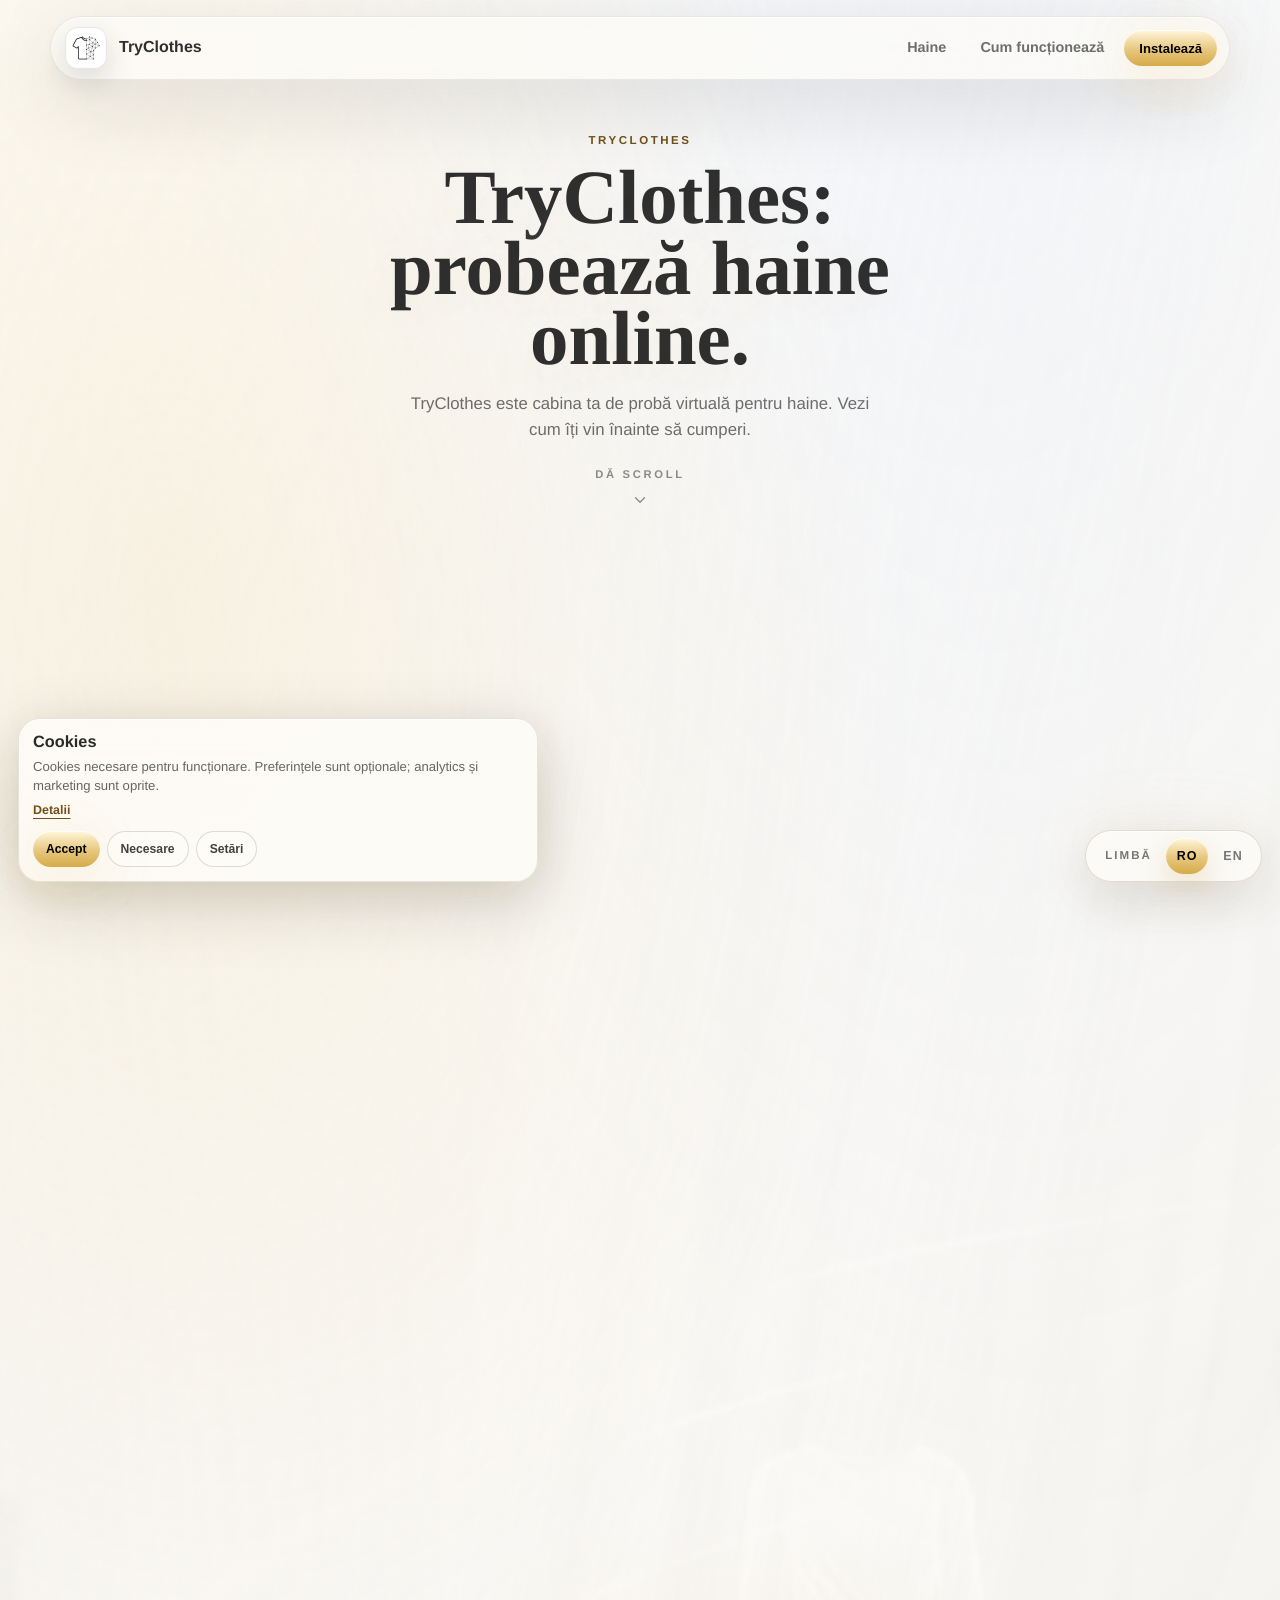
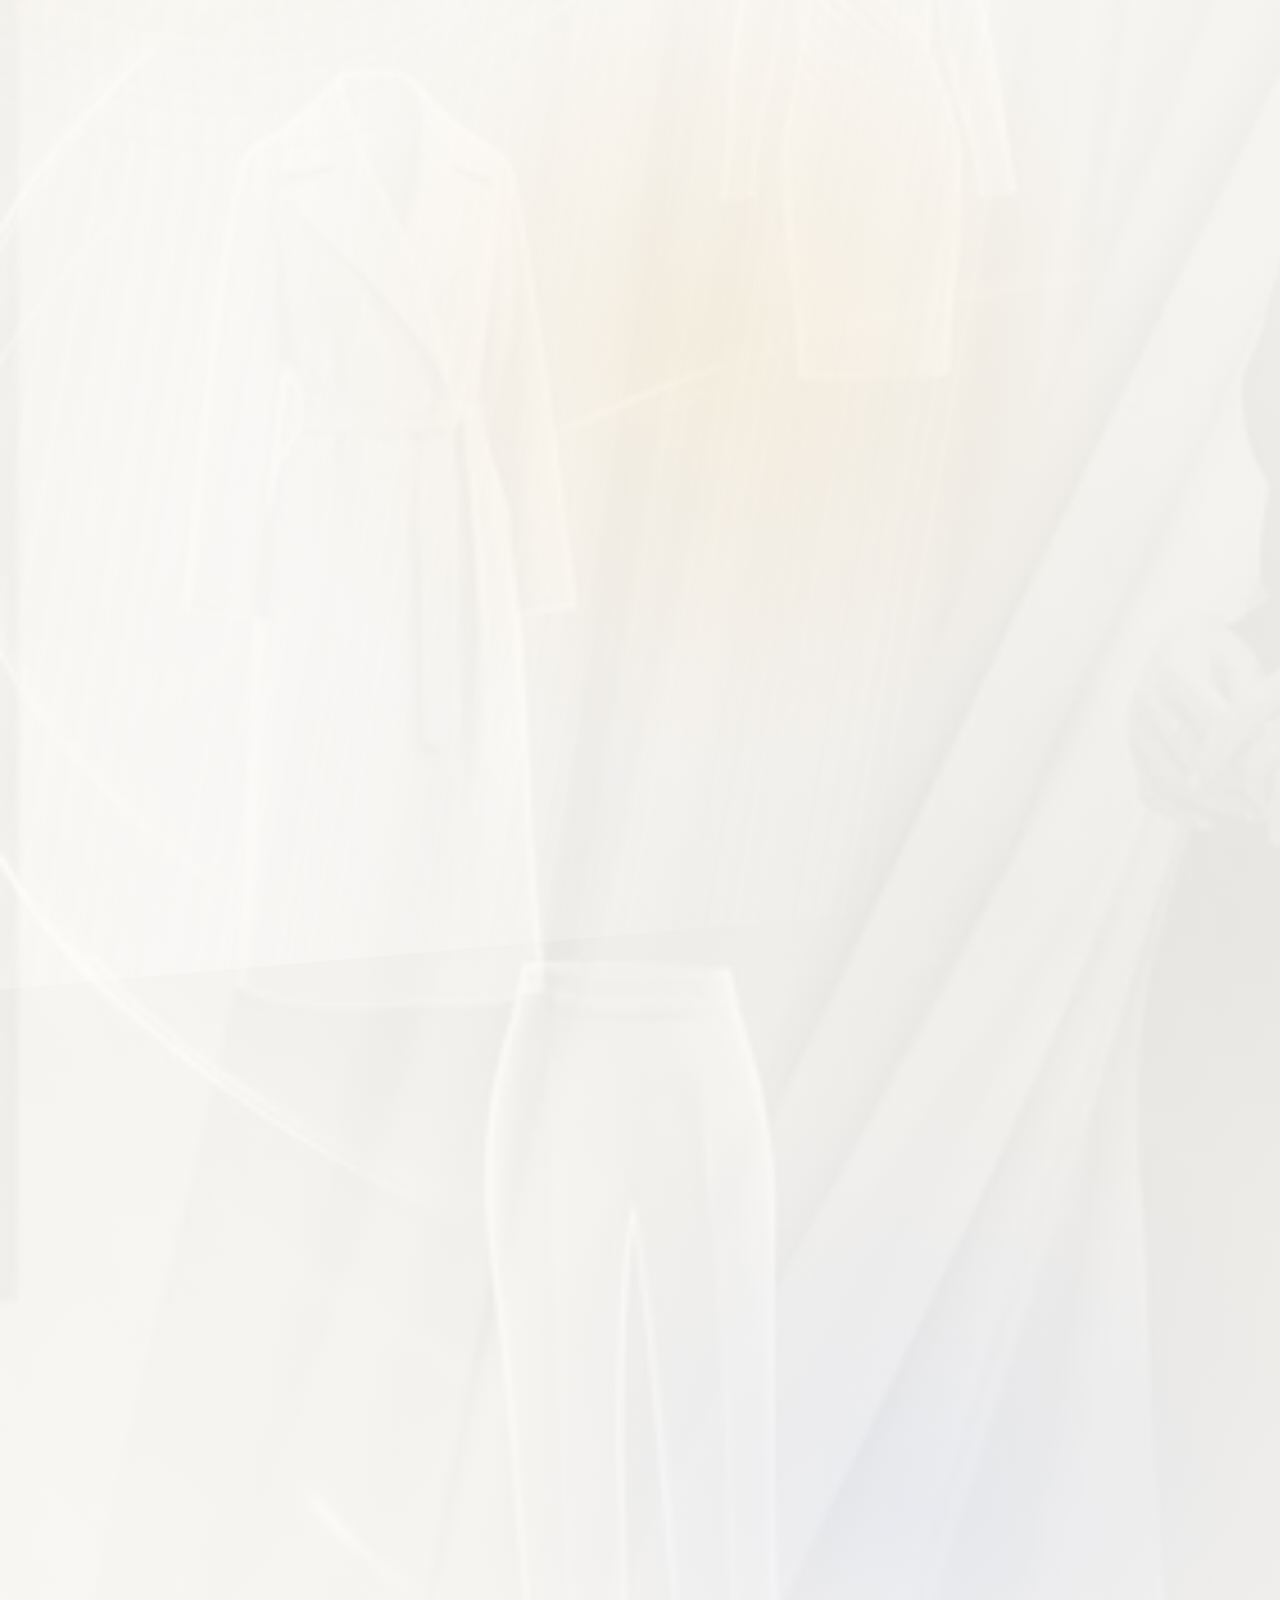
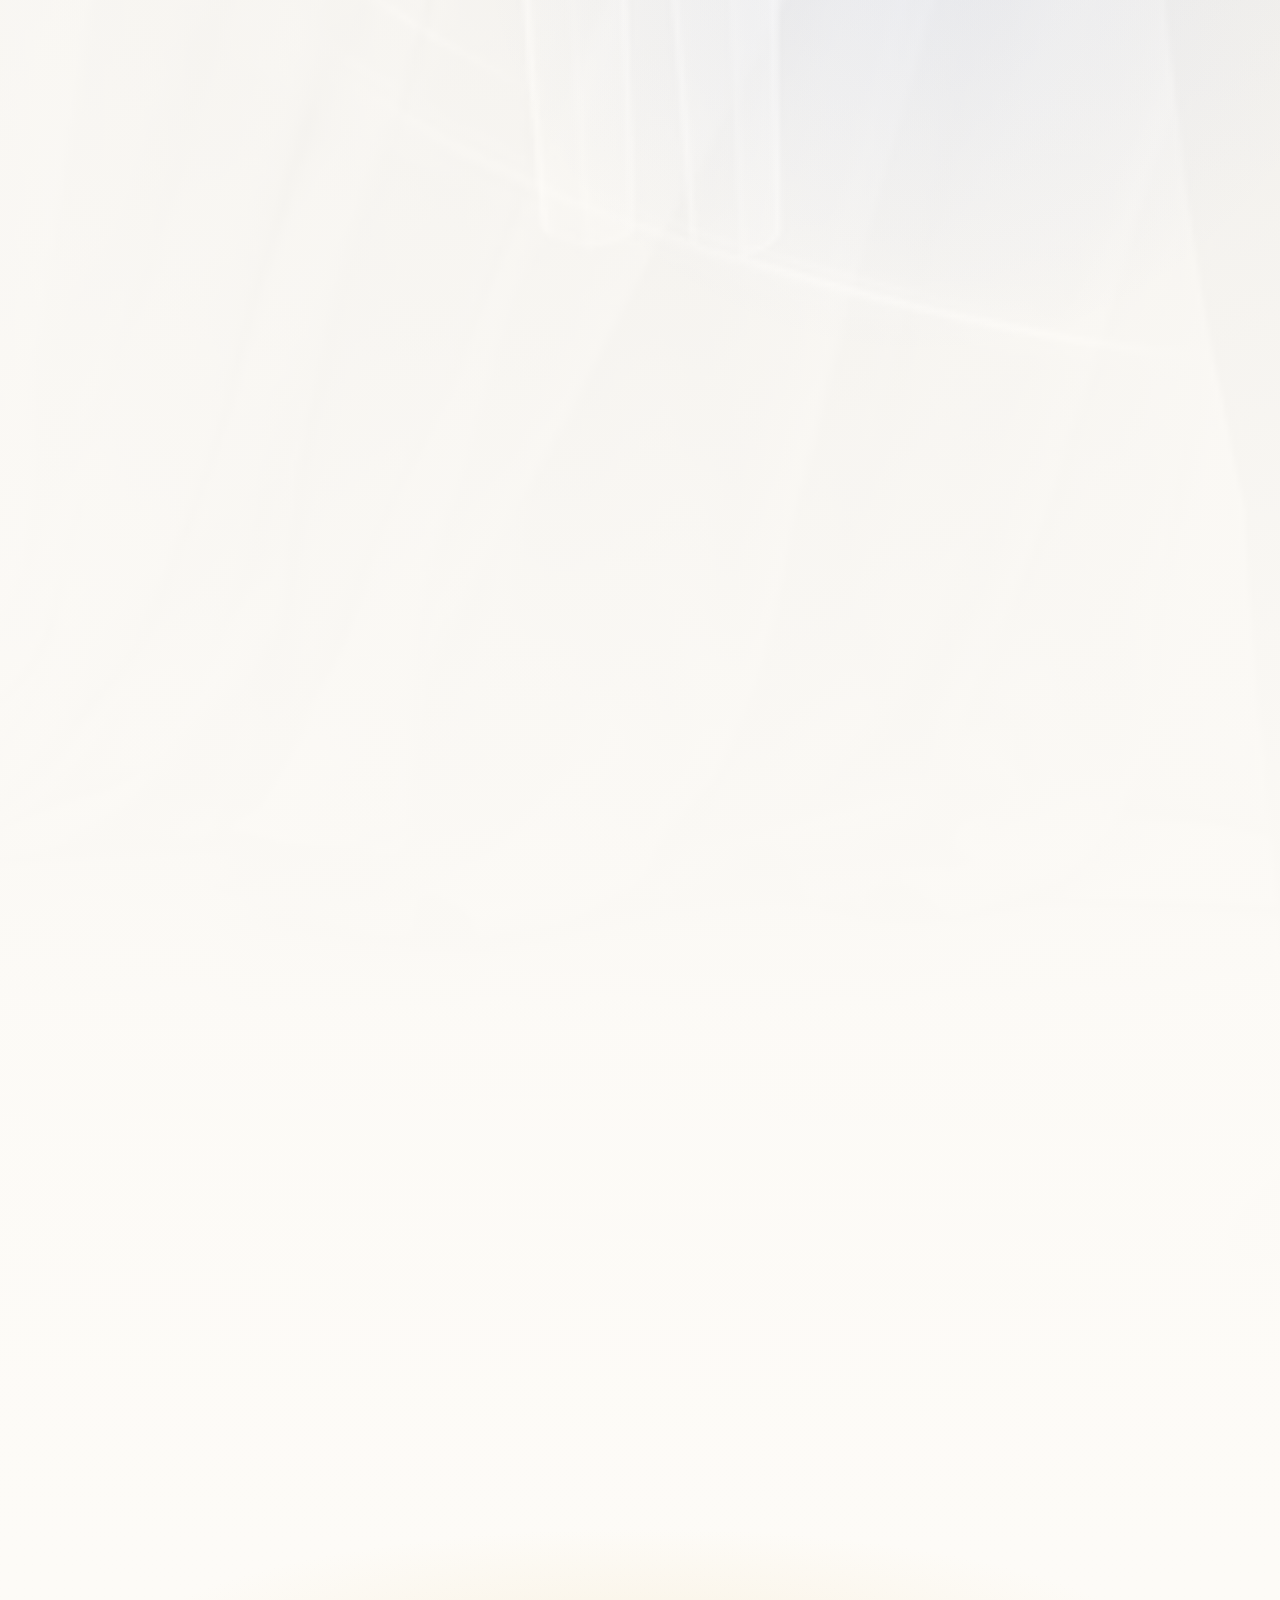
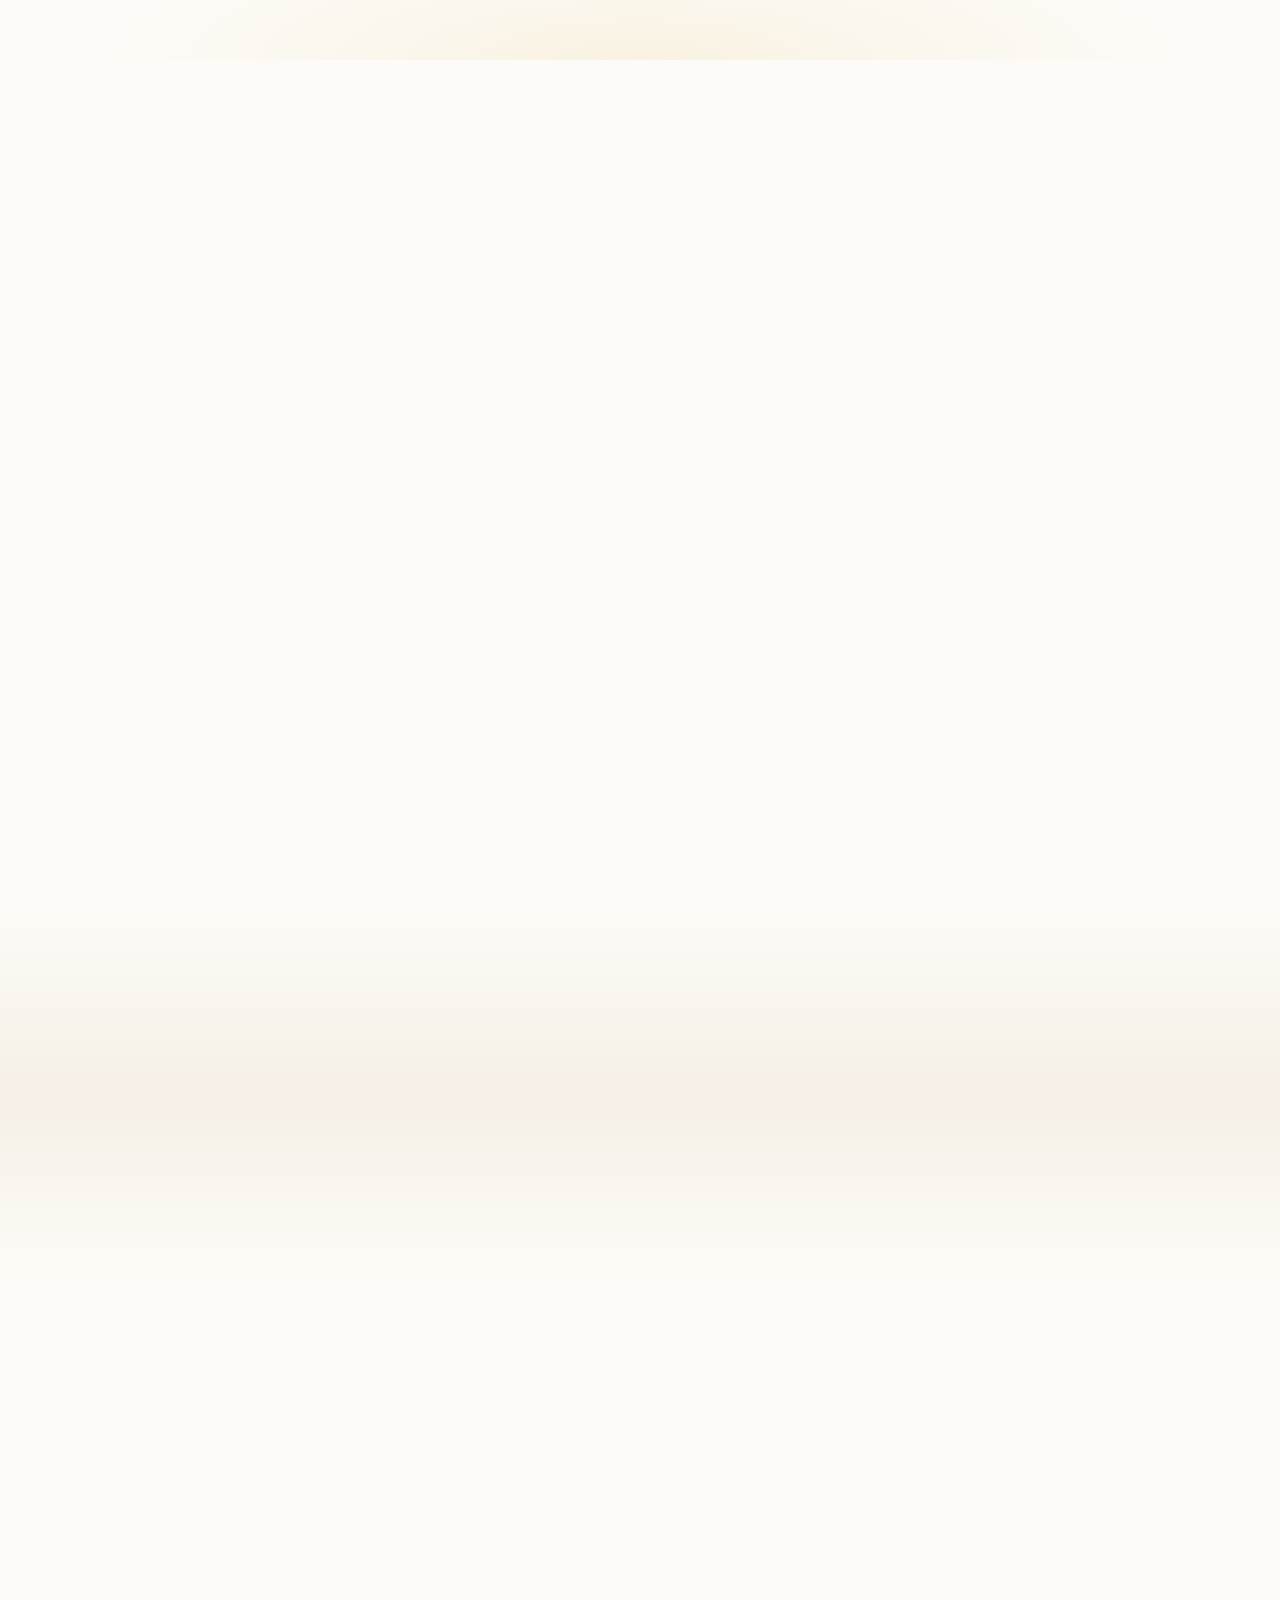
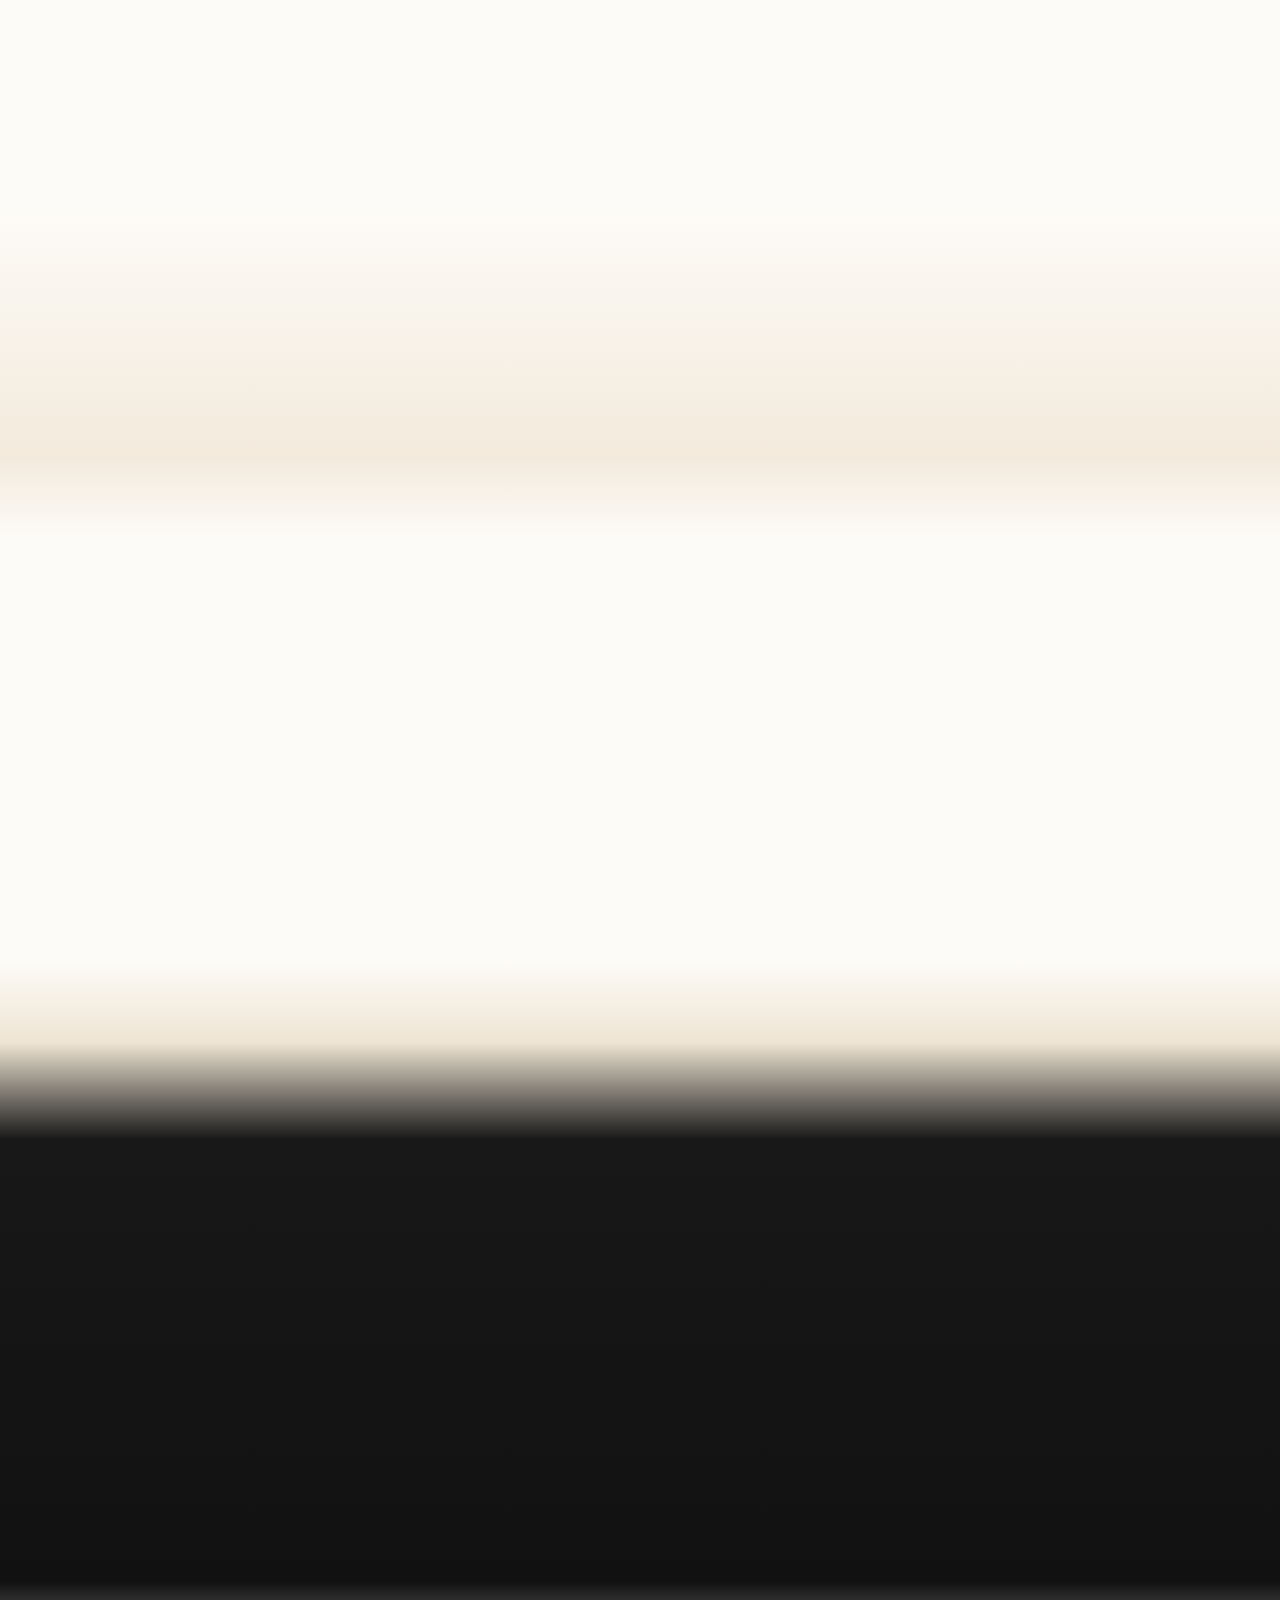
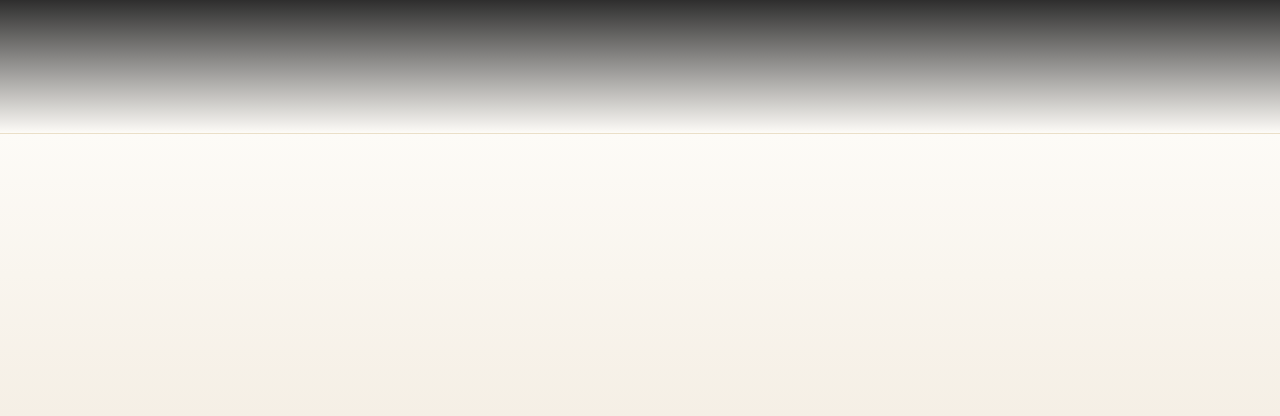
<file: index.html>
<!DOCTYPE html>
<html lang="ro" class="scroll-smooth" data-default-language="ro">
<head>
    <meta charset="UTF-8">
    <meta name="viewport" content="width=device-width, initial-scale=1.0">
    <title>TryClothes – Probează haine online cu AI înainte să cumperi</title>
    <meta name="description" content="Probează haine online cu AI. Încarcă o poză, previzualizează outfit-uri instant și vezi cum îți vin hainele înainte să cumperi cu TryClothes.">
    <meta name="keywords" content="TryClothes, haine, probează haine, proba haine, probă virtuală, haine online, AI clothes try-on, virtual try on, outfit AI, aplicație haine">
    <meta name="robots" content="index, follow, max-image-preview:large">
    <meta name="author" content="TryClothes">
    <meta name="theme-color" content="#fdfbf7">
    <link rel="canonical" href="https://try-clothes.com/">
    <link rel="alternate" hreflang="ro" href="https://try-clothes.com/">
    <link rel="alternate" hreflang="en" href="https://try-clothes.com/en/">
    <link rel="alternate" hreflang="x-default" href="https://try-clothes.com/">

    <meta property="og:type" content="website">
    <meta property="og:locale" content="ro_RO">
    <meta property="og:site_name" content="TryClothes">
    <meta property="og:title" content="TryClothes – AI Virtual Try-On">
    <meta property="og:description" content="Probează haine online înainte să cumperi cu AI.">
    <meta property="og:url" content="https://try-clothes.com/">
    <meta property="og:image" content="https://try-clothes.com/og-image.png">
    <meta property="og:image:alt" content="TryClothes virtual try-on app preview">

    <meta name="twitter:card" content="summary_large_image">
    <meta name="twitter:title" content="TryClothes – AI Virtual Try-On">
    <meta name="twitter:description" content="Probează haine online înainte să cumperi cu AI.">
    <meta name="twitter:image" content="https://try-clothes.com/og-image.png">

    <link rel="icon" type="image/png" sizes="48x48" href="/favicon-tab-48.png?v=20260527b">
    <link rel="icon" href="/favicon.ico?v=20260527b" sizes="any">
    <link rel="apple-touch-icon" href="/apple-touch-icon.png?v=20260527b">
    <link rel="preload" as="image" href="./assets/hero-bg-bw-1920.webp" type="image/webp" fetchpriority="high">
    <link rel="stylesheet" href="./styles.bundle.css?v=20260525chromenoherospaced">

    <script src="./icons.js?v=20260523tbt6" defer></script>
    <script src="./app.js?v=20260527tabtitle" defer></script>
    <script src="./cookie-consent.js?v=20260525cookies" defer></script>
    <script type="application/ld+json">
        {
          "@context": "https://schema.org",
          "@graph": [
            {
              "@type": "Organization",
              "@id": "https://try-clothes.com/#organization",
              "name": "TryClothes",
              "url": "https://try-clothes.com",
              "logo": "https://try-clothes.com/logo.png",
              "description": "TryClothes construiește o experiență premium de probă virtuală pentru haine.",
              "sameAs": [
                "https://www.instagram.com/tryclothes_/"
              ]
            },
            {
              "@type": "WebSite",
              "@id": "https://try-clothes.com/#website",
              "url": "https://try-clothes.com",
              "name": "TryClothes",
              "publisher": {
                "@id": "https://try-clothes.com/#organization"
              },
              "inLanguage": "ro-RO"
            },
            {
              "@type": "SoftwareApplication",
              "@id": "https://try-clothes.com/#app",
              "name": "TryClothes",
              "applicationCategory": "LifestyleApplication",
              "operatingSystem": "iOS",
              "url": "https://try-clothes.com",
              "image": "https://try-clothes.com/og-image.png",
              "description": "Aplicație pentru proba virtuală de haine: probează haine online, înainte să cumperi.",
              "keywords": "clothes, haine, proba haine, probează haine, probă virtuală, AI clothes try-on, haine online",
              "offers": {
                "@type": "Offer",
                "price": "0",
                "priceCurrency": "EUR",
                "availability": "https://schema.org/PreOrder"
              },
              "publisher": {
                "@id": "https://try-clothes.com/#organization"
              }
            },
            {
              "@type": "FAQPage",
              "@id": "https://try-clothes.com/#faq",
              "mainEntity": [
                {
                  "@type": "Question",
                  "name": "Cum funcționează proba virtuală cu AI?",
                  "acceptedAnswer": {
                    "@type": "Answer",
                    "text": "TryClothes analizează poza ta și imaginea hainei, apoi creează un preview virtual ca să vezi outfit-ul înainte să cumperi online."
                  }
                },
                {
                  "@type": "Question",
                  "name": "Pot proba haine online înainte să cumpăr?",
                  "acceptedAnswer": {
                    "@type": "Answer",
                    "text": "Da. Încarci o poză, alegi haine sau outfits și vezi cum pot arăta pe tine înainte să faci comanda."
                  }
                },
                {
                  "@type": "Question",
                  "name": "Cât de precisă este analiza de fit?",
                  "acceptedAnswer": {
                    "@type": "Answer",
                    "text": "TryClothes este construit pentru decizii vizuale mai bune: proporții, plasarea materialului și stil. Mărimea finală poate varia în funcție de brand și croială."
                  }
                },
                {
                  "@type": "Question",
                  "name": "Cum primesc acces la TryClothes?",
                  "acceptedAnswer": {
                    "@type": "Answer",
                    "text": "Te înscrii pe lista TryClothes, iar când primești acces vei putea folosi aplicația pentru a proba haine online înainte de lansarea completă."
                  }
                },
                {
                  "@type": "Question",
                  "name": "How does AI virtual try-on work?",
                  "acceptedAnswer": {
                    "@type": "Answer",
                    "text": "TryClothes uses AI to analyze a user photo and a clothing image, then creates a virtual preview so users can see outfits before buying online."
                  }
                },
                {
                  "@type": "Question",
                  "name": "Can I try clothes online before buying?",
                  "acceptedAnswer": {
                    "@type": "Answer",
                    "text": "Yes. TryClothes lets users upload a photo, choose clothing or outfits, and preview how clothes may look before placing an online order."
                  }
                },
                {
                  "@type": "Question",
                  "name": "How accurate is AI fitting?",
                  "acceptedAnswer": {
                    "@type": "Answer",
                    "text": "AI fitting is designed to help with visual decision-making by previewing proportions, fabric placement and outfit style, but final sizing can still vary by brand and garment."
                  }
                },
                {
                  "@type": "Question",
                  "name": "How do I get access to TryClothes?",
                  "acceptedAnswer": {
                    "@type": "Answer",
                    "text": "Join the TryClothes list and you will receive access when your invitation is ready, so you can try clothes online before the full launch."
                  }
                }
              ]
            }
          ]
        }
    </script>
</head>
<body>
    <nav class="site-nav" aria-label="Navigație principală" data-i18n-aria-label="nav.aria">
        <a class="brand-lockup" href="#scroll-master" aria-label="TryClothes home" data-i18n-aria-label="nav.homeAria">
            <img src="./assets/logo-160.webp?v=20260522perf" alt="TryClothes logo - probă haine" class="brand-logo" width="42" height="42">
            <span>TryClothes</span>
        </a>

        <div class="nav-actions">
            <a class="nav-link" href="#experience" data-i18n="nav.clothes">Haine</a>
            <a class="nav-link" href="#how-it-works" data-i18n="nav.how">Cum funcționează</a>
            <button class="button button-primary button-small install-app-button" type="button" aria-disabled="true" data-i18n="nav.install">Instalează</button>
        </div>
    </nav>

    <main>
        <section id="scroll-master" class="hero-shell" aria-label="Prezentare TryClothes" data-i18n-aria-label="hero.aria">
            <div class="hero-bg" aria-hidden="true"></div>
            <div class="hero-overlay" aria-hidden="true"></div>

            <div class="hero-stage scene-3d">
                <div class="cinematic-light cinematic-light-left" aria-hidden="true"></div>
                <div class="cinematic-light cinematic-light-right" aria-hidden="true"></div>

                <div id="hero-text" class="hero-copy">
                    <p class="eyebrow">TryClothes</p>
                    <h1 data-i18n="hero.title">TryClothes: probează haine online.</h1>
                    <p class="hero-subtitle" data-i18n="hero.subtitle">TryClothes este cabina ta de probă virtuală pentru haine. Vezi cum îți vin înainte să cumperi.</p>
                    <div class="scroll-cue" aria-hidden="true">
                        <span data-i18n="hero.scroll">Dă scroll</span>
                        <i data-lucide="chevron-down"></i>
                    </div>
                </div>

                <div id="phone-drop-wrapper" class="phone-drop">
                    <div id="phone-3d" class="phone-3d-wrapper" aria-label="TryClothes app preview">
                        <div class="phone-body-layer" style="transform: translateZ(9px)" aria-hidden="true"></div>
                        <div class="phone-body-layer" style="transform: translateZ(8px)" aria-hidden="true"></div>
                        <div class="phone-body-layer" style="transform: translateZ(7px)" aria-hidden="true"></div>
                        <div class="phone-body-layer" style="transform: translateZ(6px)" aria-hidden="true"></div>
                        <div class="phone-body-layer" style="transform: translateZ(5px)" aria-hidden="true"></div>
                        <div class="phone-body-layer" style="transform: translateZ(4px)" aria-hidden="true"></div>
                        <div class="phone-body-layer" style="transform: translateZ(3px)" aria-hidden="true"></div>
                        <div class="phone-body-layer" style="transform: translateZ(2px)" aria-hidden="true"></div>
                        <div class="phone-body-layer" style="transform: translateZ(1px)" aria-hidden="true"></div>
                        <div class="phone-body-layer" style="transform: translateZ(0px)" aria-hidden="true"></div>
                        <div class="phone-body-layer" style="transform: translateZ(-1px)" aria-hidden="true"></div>
                        <div class="phone-body-layer" style="transform: translateZ(-2px)" aria-hidden="true"></div>
                        <div class="phone-body-layer" style="transform: translateZ(-3px)" aria-hidden="true"></div>
                        <div class="phone-body-layer" style="transform: translateZ(-4px)" aria-hidden="true"></div>
                        <div class="phone-body-layer" style="transform: translateZ(-5px)" aria-hidden="true"></div>
                        <div class="phone-body-layer" style="transform: translateZ(-6px)" aria-hidden="true"></div>
                        <div class="phone-body-layer" style="transform: translateZ(-7px)" aria-hidden="true"></div>
                        <div class="phone-body-layer" style="transform: translateZ(-8px)" aria-hidden="true"></div>
                        <div class="phone-body-layer" style="transform: translateZ(-9px)" aria-hidden="true"></div>

                        <div class="phone-face phone-front">
                            <div class="dynamic-island" aria-hidden="true"></div>

                            <div class="screen-mask">
                                <img id="screen-1" src="[data-uri]" data-defer-src="./assets/app-home-520.webp" class="screen-img" alt="Pagina Home TryClothes pentru probă haine online" width="520" height="1129" loading="lazy" decoding="async">
                                <img id="screen-3" src="[data-uri]" data-defer-src="./assets/app-outfit-result-520.webp" class="screen-img" alt="Pagina Outfit result TryClothes cu haine probate virtual" width="520" height="1129" loading="lazy" decoding="async">
                                <div class="glare" id="glare-front" aria-hidden="true"></div>
                            </div>

                        </div>

                        <div class="phone-face phone-back">
                            <div class="dynamic-island" aria-hidden="true"></div>

                            <div class="screen-mask">
                                <img src="[data-uri]" data-defer-src="./assets/app-fit-profile-520.webp" class="screen-img screen-img-fit-profile" alt="Pagina Fit profile TryClothes cu măsurători pentru probă haine" width="520" height="1129" loading="lazy" decoding="async">
                                <div class="processing-layer" aria-hidden="true"></div>
                                <div class="scan-line" aria-hidden="true"></div>
                                <div class="glare" id="glare-back" aria-hidden="true"></div>
                            </div>

                        </div>
                    </div>
                </div>

                <div id="text-mid" class="story-caption story-caption-mid">
                    <p class="eyebrow" data-i18n="story.midEyebrow">Probă virtuală</p>
                    <h2 data-i18n="story.midTitle">Probă realistă, nu filtru.</h2>
                    <p data-i18n="story.midText">Aplicația analizează haine, pliuri, lumină și forma corpului.</p>
                </div>

                <div id="text-final" class="story-caption story-caption-final">
                    <p class="eyebrow" data-i18n="story.finalEyebrow">Rezultat pregătit</p>
                    <h2 data-i18n="story.finalTitle">Probează înainte să cumperi.</h2>
                    <p data-i18n="story.finalText">Ținute testate virtual, pregătite pentru garderoba ta.</p>
                </div>

                <div id="transition-wash" class="transition-wash" aria-hidden="true"></div>
            </div>
        </section>

        <section id="experience" class="section section-intro section-light">
            <div class="section-inner experience-layout">
                <div class="section-heading editorial-heading gs-reveal">
                    <p class="eyebrow" data-i18n="experience.eyebrow">Probă haine virtuală</p>
                    <h2 data-i18n="experience.title">Probă realistă, nu filtru.</h2>
                    <p data-i18n="experience.text">TryClothes păstrează textura, lumina și proporțiile ținutei, ca să poți proba haine online cu încrederea unei cabine reale.</p>
                </div>

                <div class="floating-phone-stage gs-reveal" aria-label="Preview-uri TryClothes în mockup-uri iPhone">
                    <article class="editorial-phone editorial-phone-result">
                        <div class="editorial-phone-shell">
                            <div class="editorial-phone-island" aria-hidden="true"></div>
                            <img src="[data-uri]" data-defer-src="./assets/app-outfit-result-520.webp" alt="Outfit result TryClothes pe iPhone" width="520" height="1129" loading="lazy" decoding="async">
                        </div>
                        <span data-i18n="experience.resultLabel">Rezultat outfit</span>
                    </article>

                    <article class="editorial-phone editorial-phone-fit">
                        <div class="editorial-phone-shell">
                            <div class="editorial-phone-island" aria-hidden="true"></div>
                            <img src="[data-uri]" data-defer-src="./assets/app-fit-profile-520.webp" alt="Fit profile TryClothes pe iPhone" width="520" height="1129" loading="lazy" decoding="async">
                        </div>
                        <span data-i18n="experience.fitLabel">Profil fit</span>
                    </article>
                </div>
            </div>
        </section>

        <section id="how-it-works" class="section section-steps">
            <div class="section-inner">
                <div class="steps-heading gs-reveal">
                    <p class="eyebrow" data-i18n="steps.eyebrow">Cum funcționează</p>
                    <h2 data-i18n="steps.title">Trei pași pentru o probă virtuală premium.</h2>
                    <p data-i18n="steps.text">Un flux gândit pentru shopping online fără ghicit: încarci, alegi, compari și păstrezi doar hainele care arată bine pe tine.</p>
                </div>

                <div class="steps-grid" aria-label="Pașii principali TryClothes" data-i18n-aria-label="steps.aria">
                    <article class="step-card gs-reveal">
                        <span class="step-ghost">01</span>
                        <div class="step-icon"><i data-lucide="image-up"></i></div>
                        <h3 data-i18n="steps.oneTitle">Încarci o poză cu tine.</h3>
                        <p data-i18n="steps.oneText">Alegi o imagine clară sau un look salvat, iar TryClothes pregătește corpul și lumina pentru proba virtuală.</p>
                    </article>

                    <article class="step-card gs-reveal">
                        <span class="step-ghost">02</span>
                        <div class="step-icon"><i data-lucide="shirt"></i></div>
                        <h3 data-i18n="steps.twoTitle">Selectezi haina dorită.</h3>
                        <p data-i18n="steps.twoText">Poți testa haine din magazine online, screenshots sau articole vestimentare salvate în garderoba ta digitală.</p>
                    </article>

                    <article class="step-card gs-reveal">
                        <span class="step-ghost">03</span>
                        <div class="step-icon"><i data-lucide="sparkles"></i></div>
                        <h3 data-i18n="steps.threeTitle">Compari rezultatul.</h3>
                        <p data-i18n="steps.threeText">Vezi rapid outfit-ul pe corp, compari variantele și alegi doar ținutele care merită comandate.</p>
                    </article>
                </div>
            </div>
        </section>

        <section id="faq" class="section section-faq">
            <div class="section-inner faq-layout">
                <div class="section-heading faq-heading gs-reveal">
                    <p class="eyebrow" data-i18n="faq.eyebrow">Întrebări frecvente</p>
                    <h2 data-i18n="faq.title">Tot ce trebuie să știi despre proba virtuală de haine.</h2>
                </div>

                <div class="faq-language-stack">
                    <div class="faq-language-block">
                        <h3 class="faq-language-title">Română</h3>
                        <div class="faq-grid">
                            <details class="faq-item gs-reveal">
                                <summary>
                                    <span>Cum funcționează proba virtuală cu AI?</span>
                                    <i data-lucide="plus"></i>
                                </summary>
                                <p>TryClothes analizează poza ta și imaginea hainei, apoi creează un preview virtual ca să vezi outfit-ul înainte să cumperi online.</p>
                            </details>

                            <details class="faq-item gs-reveal">
                                <summary>
                                    <span>Pot proba haine online înainte să cumpăr?</span>
                                    <i data-lucide="plus"></i>
                                </summary>
                                <p>Da. Încarci o poză, alegi haine sau outfits și vezi cum pot arăta pe tine înainte să faci comanda.</p>
                            </details>

                            <details class="faq-item gs-reveal">
                                <summary>
                                    <span>Cât de precisă este analiza de fit?</span>
                                    <i data-lucide="plus"></i>
                                </summary>
                                <p>TryClothes este construit pentru decizii vizuale mai bune: proporții, plasarea materialului și stil. Mărimea finală poate varia în funcție de brand și croială.</p>
                            </details>

                            <details class="faq-item gs-reveal">
                                <summary>
                                    <span>Cum primesc acces la TryClothes?</span>
                                    <i data-lucide="plus"></i>
                                </summary>
                                <p>Te înscrii pe lista TryClothes, iar când primești acces vei putea folosi aplicația pentru a proba haine online înainte de lansarea completă.</p>
                            </details>
                        </div>
                    </div>

                    <div class="faq-language-block" lang="en" hidden>
                        <h3 class="faq-language-title">English</h3>
                        <div class="faq-grid">
                            <details class="faq-item gs-reveal">
                                <summary>
                                    <span>How does AI virtual try-on work?</span>
                                    <i data-lucide="plus"></i>
                                </summary>
                                <p>TryClothes uses AI to analyze a user photo and a clothing image, then creates a virtual preview so users can see outfits before buying online.</p>
                            </details>

                            <details class="faq-item gs-reveal">
                                <summary>
                                    <span>Can I try clothes online before buying?</span>
                                    <i data-lucide="plus"></i>
                                </summary>
                                <p>Yes. You upload a photo, choose clothing or outfits, and preview how clothes may look before placing an online order.</p>
                            </details>

                            <details class="faq-item gs-reveal">
                                <summary>
                                    <span>How accurate is AI fitting?</span>
                                    <i data-lucide="plus"></i>
                                </summary>
                                <p>AI fitting is designed to help with visual decisions by previewing proportions, fabric placement and outfit style, while final sizing can still vary by brand and garment.</p>
                            </details>

                            <details class="faq-item gs-reveal">
                                <summary>
                                    <span>How do I get access to TryClothes?</span>
                                    <i data-lucide="plus"></i>
                                </summary>
                                <p>Join the TryClothes list and you will receive access when your invitation is ready, so you can try clothes online before the full launch.</p>
                            </details>
                        </div>
                    </div>
                </div>
            </div>
        </section>

        <section id="download" class="section section-cta">
            <div class="cta-glow" aria-hidden="true"></div>
            <div class="section-inner cta-inner gs-reveal">
                <p class="eyebrow" data-i18n="cta.eyebrow">Acces privat</p>
                <h2 data-i18n="cta.title">Probează haine înaintea tuturor.</h2>
                <p data-i18n="cta.text">Locurile sunt limitate. Intră pe lista și primești acces la TryClothes înainte de lansare.</p>

                <form class="waitlist-form" action="https://api.web3forms.com/submit" method="POST" data-waitlist-form>
                    <label class="sr-only" for="waitlist-email">Email</label>
                    <input id="waitlist-email" type="email" name="email" placeholder="Adresa ta de email" data-i18n-placeholder="form.emailPlaceholder" required autocomplete="email">
                    <input type="hidden" name="access_key" value="20f0039c-480a-48e0-9cae-6450ee44dde2">
                    <input type="hidden" name="subject" value="Înscriere nouă TryClothes" data-i18n-value="form.subject">
                    <input type="hidden" name="from_name" value="TryClothes Website">
                    <input type="hidden" name="redirect" value="https://try-clothes.com/?beta=success#download">
                    <input type="hidden" name="consent_context" value="Utilizatorul a bifat consimțământul pentru emailuri despre accesul TryClothes și a acceptat politica de confidențialitate.">
                    <input type="checkbox" name="botcheck" tabindex="-1" autocomplete="off" aria-hidden="true">
                    <button class="button button-ghost" type="submit" data-i18n="form.button">Vreau să probez</button>
                    <label class="consent-row" for="privacy-consent">
                        <input id="privacy-consent" type="checkbox" name="privacy_consent" value="accepted" required>
                        <span data-i18n-html="form.consent">Sunt de acord să fiu contactat pe email pentru acces TryClothes și am citit <a href="/privacy/">Politica de confidențialitate</a>.</span>
                    </label>
                    <p class="form-status" data-waitlist-status aria-live="polite"></p>
                </form>
            </div>
        </section>
    </main>

    <footer class="site-footer">
        <div class="footer-inner">
            <div class="footer-brand">
                <a class="brand-lockup brand-lockup-footer" href="#scroll-master">
                    <img src="./assets/logo-160.webp?v=20260522perf" alt="TryClothes logo" class="brand-logo brand-logo-small" width="34" height="34">
                    <span>TryClothes</span>
                </a>
                <p data-i18n="footer.copy">© 2026 TryClothes. Probă virtuală AI pentru haine, ținute și cumpărături online.</p>
                <div class="anpc-badges" aria-label="Link ANPC pentru consumatori">
                    <a class="anpc-badge anpc-badge-sal" href="https://reclamatiisal.anpc.ro" target="_blank" rel="noopener noreferrer" aria-label="ANPC - Soluționarea alternativă a litigiilor">
                        <img src="./assets/anpc-sal.png" alt="ANPC - Soluționarea alternativă a litigiilor" width="320" height="90" loading="lazy" decoding="async">
                    </a>
                </div>
            </div>
            <nav class="footer-links" aria-label="Pagini TryClothes" data-i18n-aria-label="footer.aria">
                <div class="footer-link-group">
                    <span class="footer-link-title" data-i18n="footer.product">Produs</span>
                    <a href="./probeaza-haine-online/" data-i18n="footer.tryClothes">Probează haine</a>
                    <a href="./proba-virtuala-haine/" data-i18n="footer.virtualTryOn">Probă virtuală</a>
                    <a href="./ai-clothes-try-on/" data-i18n="footer.aiTryOn">Probă AI</a>
                    <a href="./virtual-fitting-room/" data-i18n="footer.fittingRoom">Cabină virtuală</a>
                </div>
                <div class="footer-link-group">
                    <span class="footer-link-title" data-i18n="footer.resources">Resurse</span>
                    <a href="./how-it-works/" data-i18n="footer.how">Cum funcționează</a>
                    <a href="./about/" data-i18n="footer.about">Despre TryClothes</a>
                    <a href="./reduce-clothing-returns/" data-i18n="footer.returns">Retururi mai puține</a>
                    <a href="#download" data-i18n="footer.signup">Înscrie-te</a>
                    <a href="./contact/" data-i18n="footer.contact">Contact</a>
                </div>
                <div class="footer-link-group">
                    <span class="footer-link-title" data-i18n="footer.legal">Legal</span>
                    <a href="./privacy/" data-i18n="footer.privacy">Confidențialitate</a>
                    <a href="./terms/" data-i18n="footer.terms">Termeni</a>
                    <a href="./cookies/" data-i18n="footer.cookies">Cookies</a>
                </div>
            </nav>
        </div>
    </footer>

    <div class="language-switcher" data-language-switcher aria-label="Alege limba site-ului" data-i18n-aria-label="language.aria">
        <span class="language-switcher-label" data-i18n="language.label">Limbă</span>
        <button type="button" data-language-option="ro" data-language-url="/" aria-pressed="true">RO</button>
        <button type="button" data-language-option="en" data-language-url="/en/" aria-pressed="false">EN</button>
    </div>
</body>
</html>
</file>
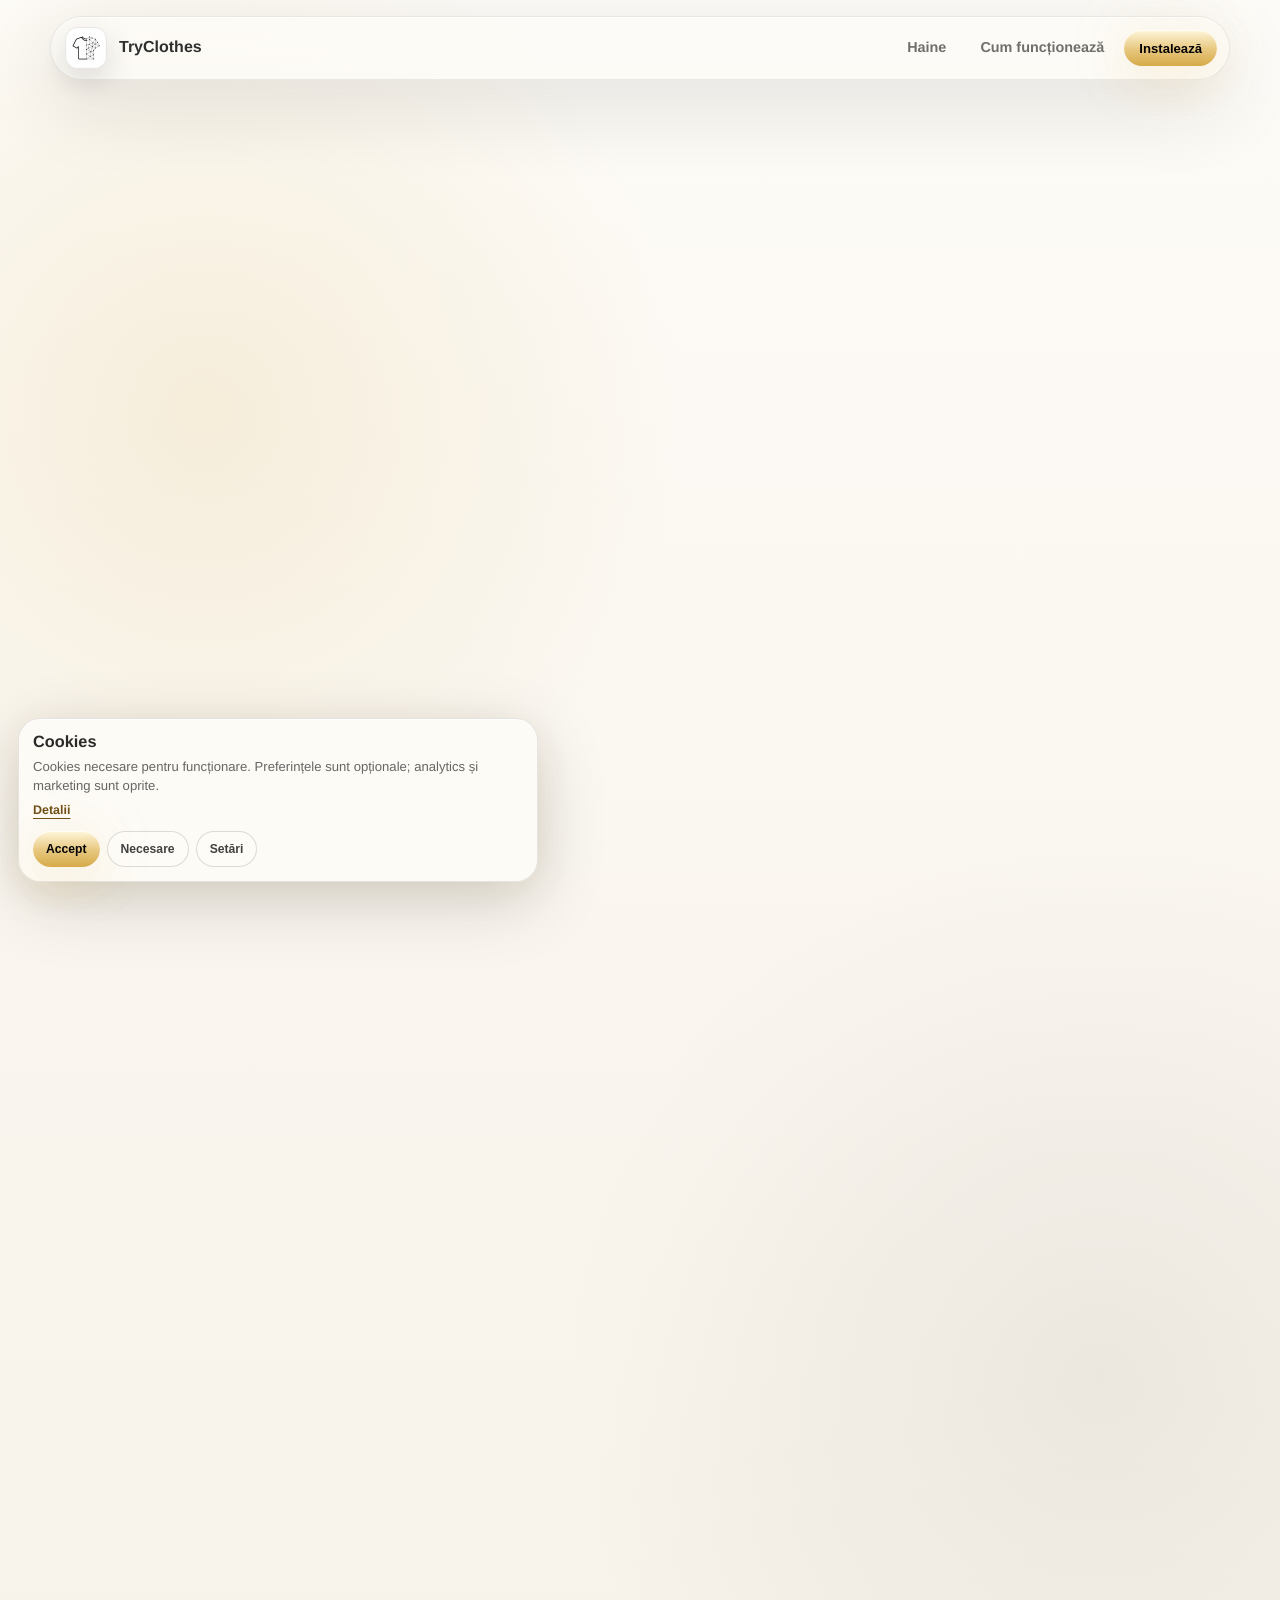
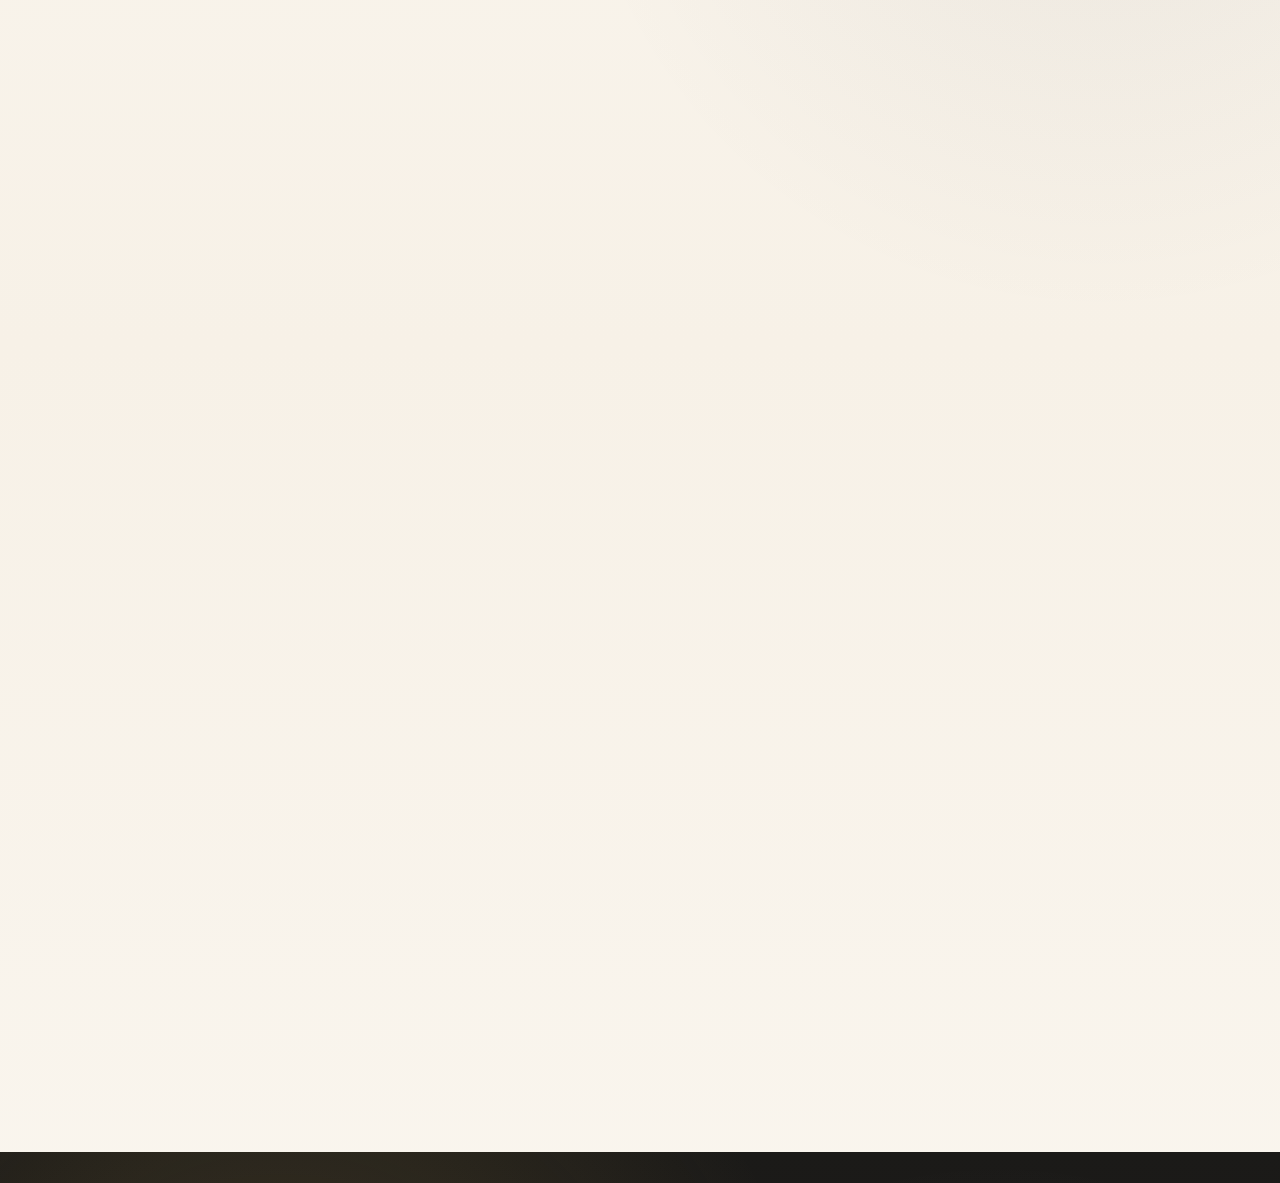
<file: about/index.html>
<!DOCTYPE html>
<html lang="ro" class="scroll-smooth">
<head>
    <meta charset="UTF-8">
    <meta name="viewport" content="width=device-width, initial-scale=1.0">
    <title>Despre TryClothes | Brandul de probă virtuală AI pentru haine</title>
    <meta name="description" content="Află ce este TryClothes: aplicația AI de probă virtuală pentru haine, construită pentru shopping online mai sigur, outfit-uri mai clare și decizii mai bune.">
    <meta name="keywords" content="TryClothes, despre TryClothes, try clothes, tryclothes, probă virtuală haine, AI clothes try-on, aplicație haine">
    <meta name="robots" content="index, follow, max-image-preview:large">
    <meta name="author" content="TryClothes">
    <meta name="theme-color" content="#fdfbf7">
    <link rel="canonical" href="https://try-clothes.com/about/">

    <meta property="og:type" content="website">
    <meta property="og:locale" content="ro_RO">
    <meta property="og:site_name" content="TryClothes">
    <meta property="og:title" content="Despre TryClothes">
    <meta property="og:description" content="TryClothes construiește o cabină de probă virtuală AI pentru haine și outfit-uri.">
    <meta property="og:url" content="https://try-clothes.com/about/">
    <meta property="og:image" content="https://try-clothes.com/og-image.png">

    <meta name="twitter:card" content="summary_large_image">
    <meta name="twitter:title" content="Despre TryClothes">
    <meta name="twitter:description" content="Brandul TryClothes și misiunea din spatele aplicației AI de probă virtuală pentru haine.">
    <meta name="twitter:image" content="https://try-clothes.com/og-image.png">

    <link rel="icon" type="image/png" sizes="48x48" href="/favicon-tab-48.png?v=20260527b">
    <link rel="icon" href="/favicon.ico?v=20260527b" sizes="any">
    <link rel="apple-touch-icon" href="/apple-touch-icon.png?v=20260527b">
    <link rel="stylesheet" href="../styles.bundle.css?v=20260525chromenoherospaced">
    <script src="../icons.js?v=20260523tbt6" defer></script>
    <script src="../cookie-consent.js?v=20260525cookies" defer></script>
    <script type="application/ld+json">
        {
          "@context": "https://schema.org",
          "@graph": [
            {
              "@type": "Organization",
              "@id": "https://try-clothes.com/#organization",
              "name": "TryClothes",
              "url": "https://try-clothes.com",
              "logo": "https://try-clothes.com/logo.png",
              "description": "TryClothes construiește o experiență premium de probă virtuală pentru haine.",
              "sameAs": [
                "https://www.instagram.com/tryclothes_/"
              ]
            },
            {
              "@type": "AboutPage",
              "@id": "https://try-clothes.com/about/#webpage",
              "url": "https://try-clothes.com/about/",
              "name": "Despre TryClothes",
              "description": "Pagina oficială despre TryClothes, brandul de probă virtuală AI pentru haine.",
              "isPartOf": {
                "@id": "https://try-clothes.com/#website"
              },
              "about": {
                "@id": "https://try-clothes.com/#organization"
              },
              "inLanguage": "ro-RO"
            },
            {
              "@type": "BreadcrumbList",
              "itemListElement": [
                {
                  "@type": "ListItem",
                  "position": 1,
                  "name": "TryClothes",
                  "item": "https://try-clothes.com/"
                },
                {
                  "@type": "ListItem",
                  "position": 2,
                  "name": "Despre TryClothes",
                  "item": "https://try-clothes.com/about/"
                }
              ]
            }
          ]
        }
    </script>
</head>
<body class="seo-body">
    <nav class="site-nav" aria-label="Navigație principală">
        <a class="brand-lockup" href="../" aria-label="TryClothes home">
            <img src="../assets/logo-160.webp?v=20260522perf" alt="TryClothes logo" class="brand-logo" width="42" height="42">
            <span>TryClothes</span>
        </a>

        <div class="nav-actions">
            <a class="nav-link" href="../#experience">Haine</a>
            <a class="nav-link" href="../#how-it-works">Cum funcționează</a>
            <button class="button button-primary button-small install-app-button" type="button" aria-disabled="true">Instalează</button>
        </div>
    </nav>

    <main class="seo-main">
        <section class="seo-section">
            <div class="seo-inner seo-hero-grid">
                <div>
                    <nav class="seo-breadcrumbs" aria-label="Breadcrumb">
                        <a href="../">TryClothes</a>
                        <span>Despre</span>
                    </nav>
                    <p class="seo-kicker">Despre TryClothes</p>
                    <h1 class="seo-title">TryClothes este cabina de probă virtuală pentru haine.</h1>
                    <p class="seo-lead">Construim o experiență de fashion technology în care poți proba haine online, poți compara outfits și poți vedea mai clar ce merită cumpărat înainte să plasezi comanda.</p>
                    <div class="seo-actions">
                        <a class="button button-primary" href="../#download">Înscrie-te</a>
                        <a class="button button-secondary" href="https://www.instagram.com/tryclothes_/" target="_blank" rel="noopener noreferrer">Instagram TryClothes</a>
                    </div>
                </div>

                <div class="seo-device-card" aria-hidden="true">
                    <div class="seo-phone">
                        <img src="../assets/app-fit-profile-520.webp" alt="" width="520" height="1129" loading="lazy" decoding="async">
                    </div>
                </div>
            </div>
        </section>

        <section class="seo-section">
            <div class="seo-inner">
                <p class="seo-kicker">Misiune</p>
                <h2>Shopping online fără ghicit.</h2>
                <p class="seo-intro-text">TryClothes pornește de la o problemă simplă: hainele arată bine în poze, dar decizia reală se ia abia când îți imaginezi cum vin pe tine. Vrem să mutăm acel moment înainte de checkout.</p>

                <div class="seo-card-grid">
                    <article class="seo-card">
                        <i data-lucide="shirt"></i>
                        <h3>Probă virtuală pentru haine</h3>
                        <p>TryClothes folosește AI pentru a transforma o poză și o haină într-un preview vizual de outfit.</p>
                    </article>
                    <article class="seo-card">
                        <i data-lucide="sparkles"></i>
                        <h3>Experiență premium</h3>
                        <p>Designul produsului este construit ca o cabină digitală elegantă, nu ca un filtru rapid sau o unealtă generică.</p>
                    </article>
                    <article class="seo-card">
                        <i data-lucide="badge-check"></i>
                        <h3>Decizii mai clare</h3>
                        <p>Scopul este să ajuți utilizatorii să aleagă haine, ținute și articole vestimentare cu mai multă încredere.</p>
                    </article>
                </div>
            </div>
        </section>

        <section class="seo-section seo-section-dark">
            <div class="seo-inner">
                <p class="seo-kicker">Brand</p>
                <h2 class="seo-dark-title">TryClothes este construit pentru viitorul probelor online.</h2>
                <p class="seo-intro-text">Pe măsură ce cumpărăturile de fashion se mută tot mai mult online, TryClothes vrea să devină locul unde utilizatorii pot încerca vizual haine înainte să cumpere: mai rapid, mai clar și mai aproape de felul în care alegem în viața reală.</p>
                <div class="seo-link-grid">
                    <a class="seo-link-card" href="../probeaza-haine-online/">
                        <span>Română</span>
                        <strong>Probează haine online</strong>
                    </a>
                    <a class="seo-link-card" href="../ai-clothes-try-on/">
                        <span>English</span>
                        <strong>AI clothes try-on</strong>
                    </a>
                    <a class="seo-link-card" href="../how-it-works/">
                        <span>Produs</span>
                        <strong>Cum funcționează</strong>
                    </a>
                </div>
            </div>
        </section>
    </main>

    <footer class="site-footer">
        <div class="footer-inner">
            <div class="footer-brand">
                <a class="brand-lockup brand-lockup-footer" href="../">
                    <img src="../assets/logo-160.webp?v=20260522perf" alt="TryClothes logo" class="brand-logo brand-logo-small" width="34" height="34">
                    <span>TryClothes</span>
                </a>
                <p>© 2026 TryClothes. Probă virtuală AI pentru haine, ținute și cumpărături online.</p>
                <div class="anpc-badges" aria-label="Link ANPC pentru consumatori">
                    <a class="anpc-badge anpc-badge-sal" href="https://reclamatiisal.anpc.ro" target="_blank" rel="noopener noreferrer" aria-label="ANPC - Soluționarea alternativă a litigiilor">
                        <img src="../assets/anpc-sal.png" alt="ANPC - Soluționarea alternativă a litigiilor" width="320" height="90" loading="lazy" decoding="async">
                    </a>
                </div>
            </div>
            <nav class="footer-links" aria-label="Pagini TryClothes">
                <div class="footer-link-group">
                    <span class="footer-link-title">Produs</span>
                    <a href="../probeaza-haine-online/">Probează haine</a>
                    <a href="../proba-virtuala-haine/">Probă virtuală</a>
                    <a href="../ai-clothes-try-on/">Probă AI</a>
                    <a href="../virtual-fitting-room/">Cabină virtuală</a>
                </div>
                <div class="footer-link-group">
                    <span class="footer-link-title">Resurse</span>
                    <a href="../how-it-works/">Cum funcționează</a>
                    <a href="../about/">Despre TryClothes</a>
                    <a href="../reduce-clothing-returns/">Retururi mai puține</a>
                    <a href="../#download">Înscrie-te</a>
                    <a href="../contact/">Contact</a>
                </div>
                <div class="footer-link-group">
                    <span class="footer-link-title">Legal</span>
                    <a href="../privacy/">Confidențialitate</a>
                    <a href="../terms/">Termeni</a>
                    <a href="../cookies/">Cookies</a>
                </div>
            </nav>
        </div>
    </footer>
</body>
</html>
</file>
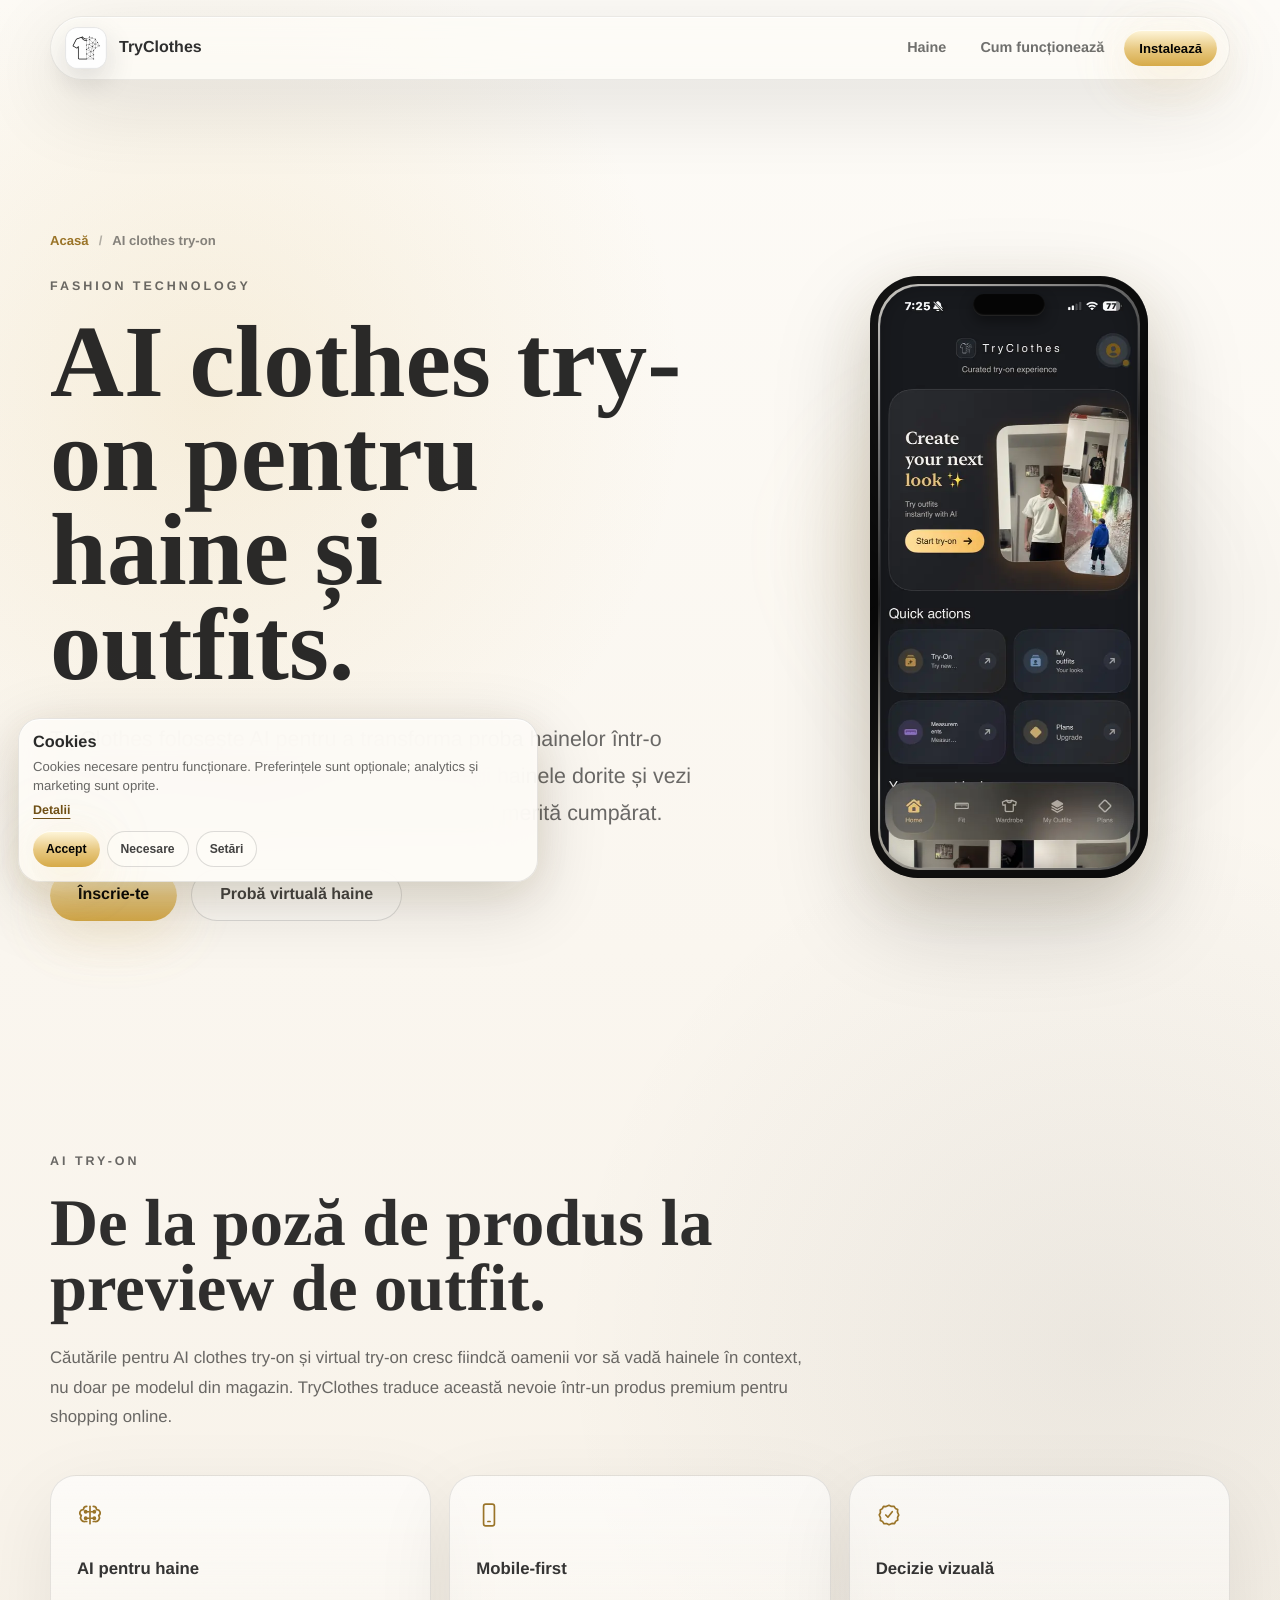
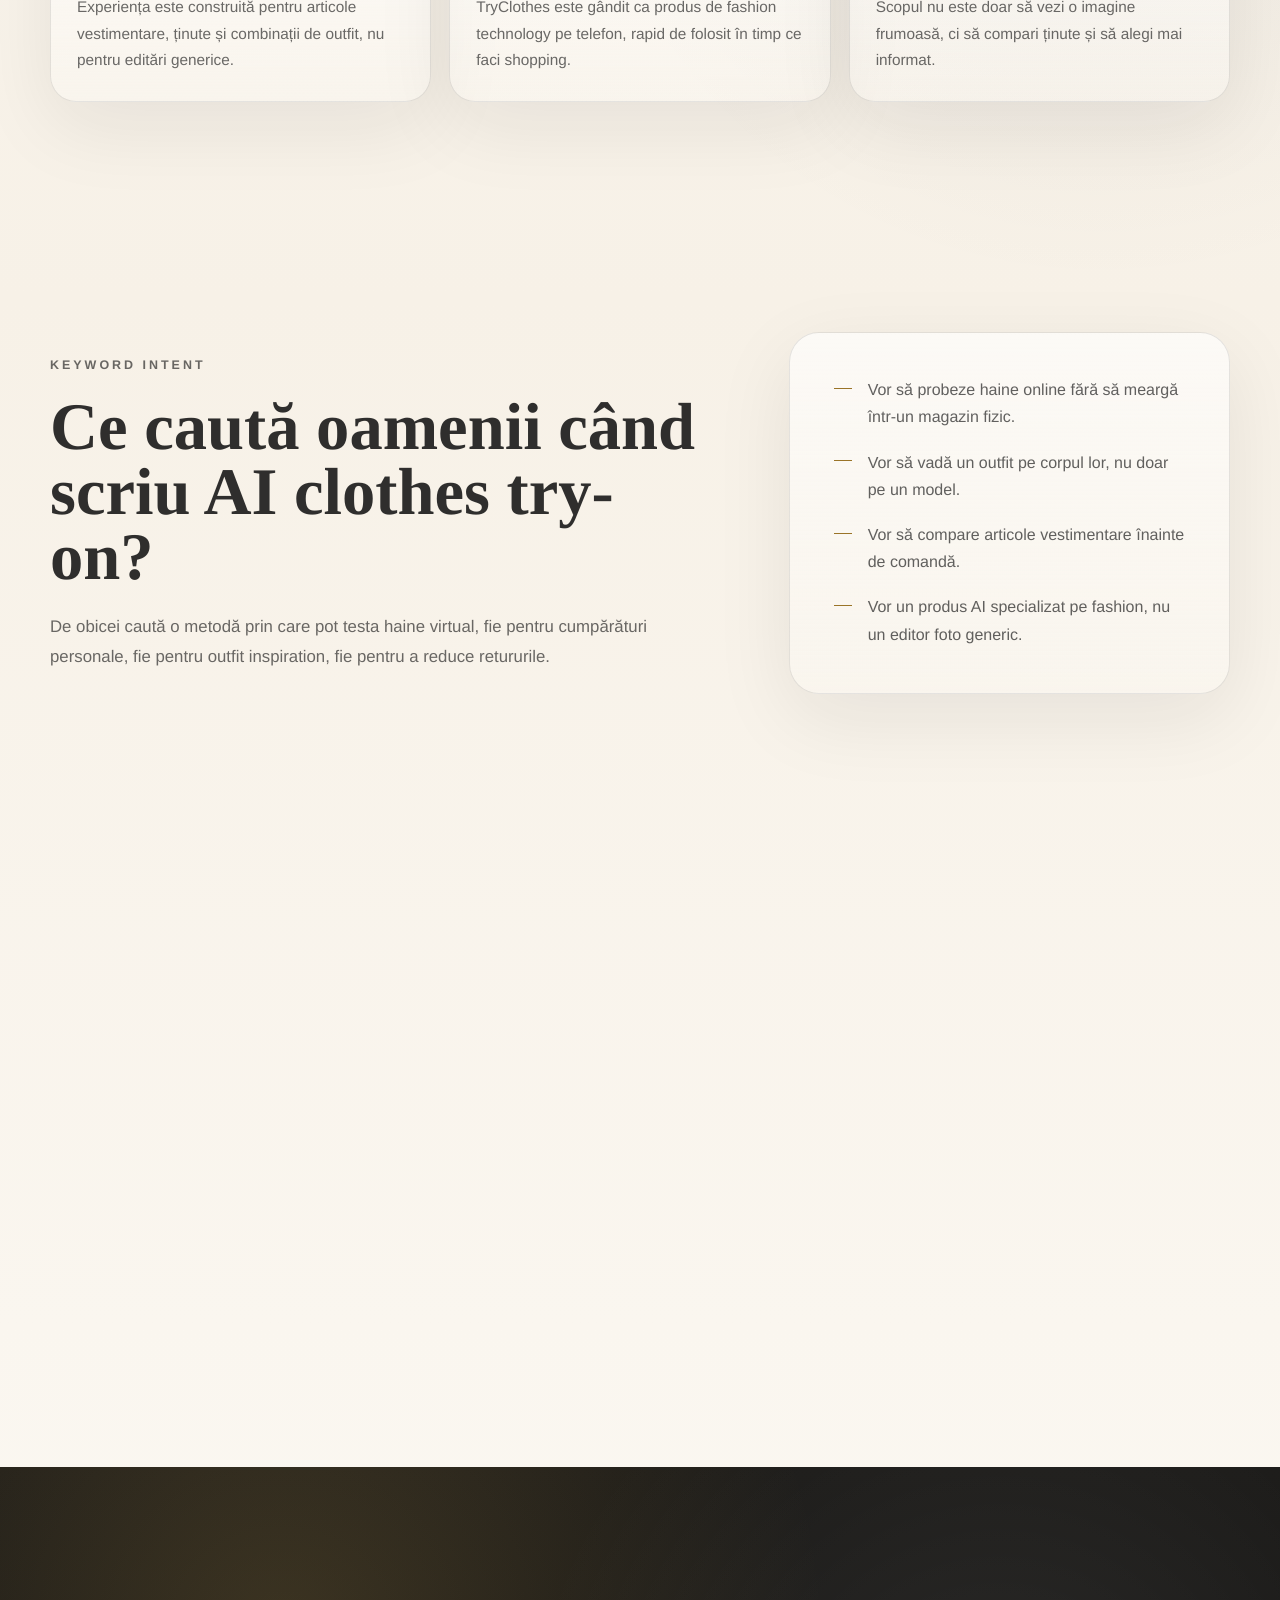
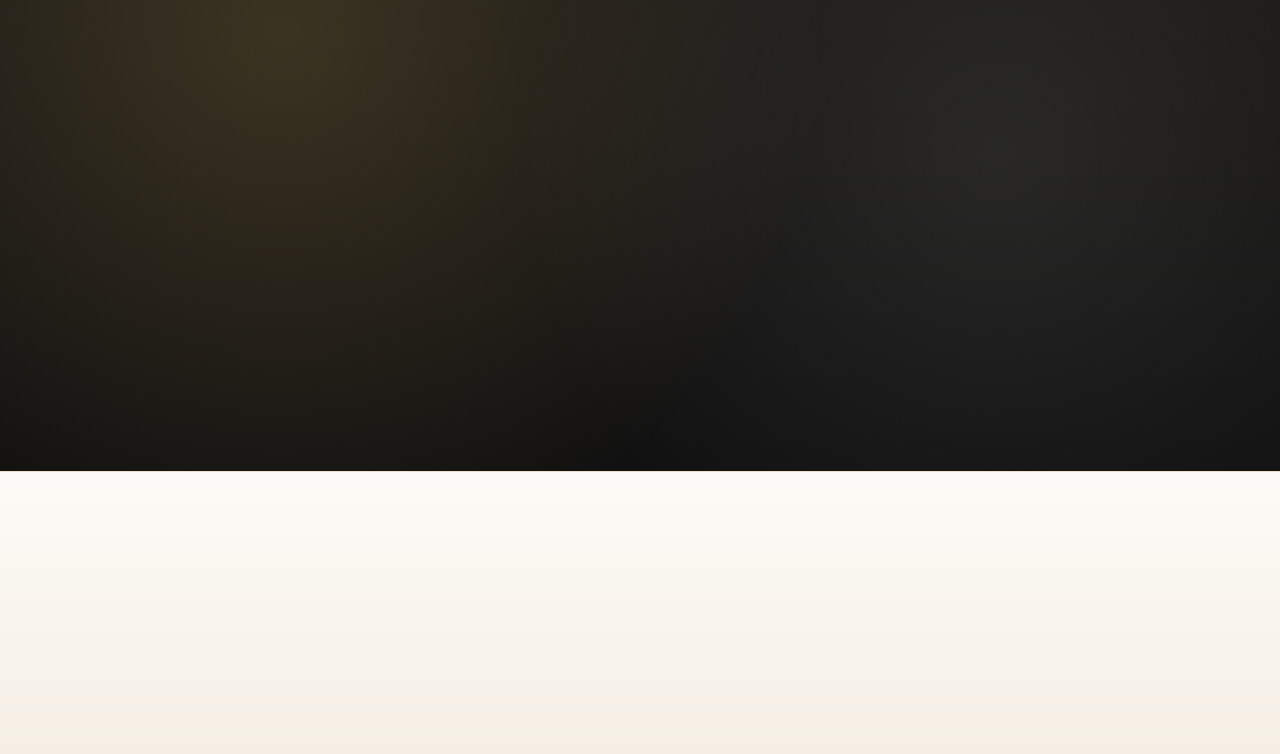
<file: ai-clothes-try-on/index.html>
<!DOCTYPE html>
<html lang="ro" class="scroll-smooth">
<head>
    <meta charset="UTF-8">
    <meta name="viewport" content="width=device-width, initial-scale=1.0">
    <title>AI clothes try-on pentru haine | TryClothes</title>
    <meta name="description" content="AI clothes try-on cu TryClothes. Probează haine, outfits și articole vestimentare într-un preview virtual înainte să cumperi online.">
    <meta name="keywords" content="AI clothes try-on, clothes try on, virtual try on clothes, haine AI, probează haine AI, TryClothes, outfit AI">
    <meta name="robots" content="index, follow, max-image-preview:large">
    <meta name="author" content="TryClothes">
    <meta name="theme-color" content="#fdfbf7">
    <link rel="canonical" href="https://try-clothes.com/ai-clothes-try-on/">

    <meta property="og:type" content="website">
    <meta property="og:locale" content="ro_RO">
    <meta property="og:site_name" content="TryClothes">
    <meta property="og:title" content="AI clothes try-on pentru haine | TryClothes">
    <meta property="og:description" content="Probează haine cu AI și vezi outfit-uri virtuale înainte să cumperi online.">
    <meta property="og:url" content="https://try-clothes.com/ai-clothes-try-on/">
    <meta property="og:image" content="https://try-clothes.com/og-image.png">

    <meta name="twitter:card" content="summary_large_image">
    <meta name="twitter:title" content="AI clothes try-on pentru haine | TryClothes">
    <meta name="twitter:description" content="Virtual try-on pentru haine, outfits și shopping online.">
    <meta name="twitter:image" content="https://try-clothes.com/og-image.png">

    <link rel="icon" type="image/png" sizes="48x48" href="/favicon-tab-48.png?v=20260527b">
    <link rel="icon" href="/favicon.ico?v=20260527b" sizes="any">
    <link rel="apple-touch-icon" href="/apple-touch-icon.png?v=20260527b">
    <link rel="stylesheet" href="../styles.bundle.css?v=20260525chromenoherospaced">
    <script src="../icons.js?v=20260523tbt6" defer></script>
    <script src="../cookie-consent.js?v=20260525cookies" defer></script>
    <script type="application/ld+json">
        {
          "@context": "https://schema.org",
          "@graph": [
            {
              "@type": "Organization",
              "@id": "https://try-clothes.com/#organization",
              "name": "TryClothes",
              "url": "https://try-clothes.com",
              "logo": "https://try-clothes.com/logo.png",
              "sameAs": [
                "https://www.instagram.com/tryclothes_/"
              ]
            },
            {
              "@type": "WebPage",
              "@id": "https://try-clothes.com/ai-clothes-try-on/#webpage",
              "url": "https://try-clothes.com/ai-clothes-try-on/",
              "name": "AI clothes try-on pentru haine",
              "description": "Pagină despre AI clothes try-on, virtual try-on și probă de haine cu TryClothes.",
              "inLanguage": "ro-RO"
            },
            {
              "@type": "SoftwareApplication",
              "@id": "https://try-clothes.com/#app",
              "name": "TryClothes",
              "applicationCategory": "LifestyleApplication",
              "operatingSystem": "iOS",
              "url": "https://try-clothes.com",
              "description": "AI clothes try-on app pentru probă virtuală de haine."
            },
            {
              "@type": "BreadcrumbList",
              "itemListElement": [
                {
                  "@type": "ListItem",
                  "position": 1,
                  "name": "TryClothes",
                  "item": "https://try-clothes.com/"
                },
                {
                  "@type": "ListItem",
                  "position": 2,
                  "name": "AI clothes try-on",
                  "item": "https://try-clothes.com/ai-clothes-try-on/"
                }
              ]
            },
            {
              "@type": "FAQPage",
              "mainEntity": [
                {
                  "@type": "Question",
                  "name": "What is AI clothes try-on?",
                  "acceptedAnswer": {
                    "@type": "Answer",
                    "text": "AI clothes try-on is a virtual fitting experience that shows how clothes or outfits may look on a person before buying online."
                  }
                },
                {
                  "@type": "Question",
                  "name": "TryClothes este disponibil pentru haine și outfits?",
                  "acceptedAnswer": {
                    "@type": "Answer",
                    "text": "Da. TryClothes este construit pentru haine, outfits, articole vestimentare și shopping online asistat de AI."
                  }
                }
              ]
            }
          ]
        }
    </script>
</head>
<body class="seo-body">
    <nav class="site-nav" aria-label="Navigație principală">
        <a class="brand-lockup" href="../" aria-label="TryClothes home">
            <img src="../assets/logo-160.webp?v=20260522perf" alt="TryClothes logo" class="brand-logo" width="42" height="42">
            <span>TryClothes</span>
        </a>

        <div class="nav-actions">
            <a class="nav-link" href="../#experience">Haine</a>
            <a class="nav-link" href="../#how-it-works">Cum funcționează</a>
            <button class="button button-primary button-small install-app-button" type="button" aria-disabled="true">Instalează</button>
        </div>
    </nav>

    <main class="seo-main">
        <section class="seo-section">
            <div class="seo-inner seo-hero-grid">
                <div>
                    <nav class="seo-breadcrumbs" aria-label="Breadcrumb">
                        <a href="../">Acasă</a>
                        <span>AI clothes try-on</span>
                    </nav>
                    <p class="seo-kicker">Fashion technology</p>
                    <h1 class="seo-title">AI clothes try-on pentru haine și outfits.</h1>
                    <p class="seo-lead">TryClothes folosește AI pentru a transforma proba hainelor într-o experiență vizuală rapidă. Încarci o poză, alegi hainele dorite și vezi un preview care te ajută să decizi dacă outfit-ul merită cumpărat.</p>
                    <div class="seo-actions">
                        <a class="button button-primary" href="../#download">Înscrie-te</a>
                        <a class="button button-secondary" href="../proba-virtuala-haine/">Probă virtuală haine</a>
                    </div>
                </div>

                <div class="seo-device-card" aria-label="AI clothes try-on TryClothes">
                    <div class="seo-phone">
                        <img src="../assets/app-home-520.webp" alt="AI clothes try-on în aplicația TryClothes" width="520" height="1129" loading="eager" decoding="async">
                    </div>
                </div>
            </div>
        </section>

        <section class="seo-section">
            <div class="seo-inner">
                <p class="seo-kicker">AI try-on</p>
                <h2>De la poză de produs la preview de outfit.</h2>
                <p class="seo-intro-text">Căutările pentru AI clothes try-on și virtual try-on cresc fiindcă oamenii vor să vadă hainele în context, nu doar pe modelul din magazin. TryClothes traduce această nevoie într-un produs premium pentru shopping online.</p>

                <div class="seo-card-grid">
                    <article class="seo-card">
                        <i data-lucide="brain-circuit"></i>
                        <h3>AI pentru haine</h3>
                        <p>Experiența este construită pentru articole vestimentare, ținute și combinații de outfit, nu pentru editări generice.</p>
                    </article>
                    <article class="seo-card">
                        <i data-lucide="smartphone"></i>
                        <h3>Mobile-first</h3>
                        <p>TryClothes este gândit ca produs de fashion technology pe telefon, rapid de folosit în timp ce faci shopping.</p>
                    </article>
                    <article class="seo-card">
                        <i data-lucide="badge-check"></i>
                        <h3>Decizie vizuală</h3>
                        <p>Scopul nu este doar să vezi o imagine frumoasă, ci să compari ținute și să alegi mai informat.</p>
                    </article>
                </div>
            </div>
        </section>

        <section class="seo-section">
            <div class="seo-inner seo-split">
                <div>
                    <p class="seo-kicker">Keyword intent</p>
                    <h2>Ce caută oamenii când scriu AI clothes try-on?</h2>
                    <p class="seo-intro-text">De obicei caută o metodă prin care pot testa haine virtual, fie pentru cumpărături personale, fie pentru outfit inspiration, fie pentru a reduce retururile.</p>
                </div>
                <div class="seo-panel">
                    <ul class="seo-list">
                        <li>Vor să probeze haine online fără să meargă într-un magazin fizic.</li>
                        <li>Vor să vadă un outfit pe corpul lor, nu doar pe un model.</li>
                        <li>Vor să compare articole vestimentare înainte de comandă.</li>
                        <li>Vor un produs AI specializat pe fashion, nu un editor foto generic.</li>
                    </ul>
                </div>
            </div>
        </section>

        <section class="seo-section">
            <div class="seo-inner">
                <p class="seo-kicker">FAQ</p>
                <h2>Întrebări despre AI clothes try-on.</h2>
                <div class="seo-faq">
                    <details>
                        <summary>What is AI clothes try-on?</summary>
                        <p>AI clothes try-on este o experiență virtuală care te ajută să vezi cum pot arăta hainele sau outfit-urile pe corp înainte de cumpărare.</p>
                    </details>
                    <details>
                        <summary>Este TryClothes pentru utilizatori din România?</summary>
                        <p>Da. TryClothes folosește texte și experiență localizată pentru utilizatori români, dar include și termenii internaționali folosiți în fashion tech.</p>
                    </details>
                    <details>
                        <summary>Pot folosi TryClothes pentru outfit inspiration?</summary>
                        <p>Da. Poți testa vizual idei de outfit și poți decide ce combinații merită păstrate sau comandate.</p>
                    </details>
                </div>
            </div>
        </section>

        <section class="seo-section seo-section-dark">
            <div class="seo-inner">
                <p class="seo-kicker">Explorează</p>
                <h2 class="seo-dark-title">Pagini utile despre proba hainelor.</h2>
                <div class="seo-link-grid">
                    <a class="seo-link-card" href="../virtual-fitting-room/">
                        <span>Fitting room</span>
                        <strong>Virtual fitting room</strong>
                    </a>
                    <a class="seo-link-card" href="../how-it-works/">
                        <span>Product flow</span>
                        <strong>How it works</strong>
                    </a>
                    <a class="seo-link-card" href="../reduce-clothing-returns/">
                        <span>Shopping value</span>
                        <strong>Reduce clothing returns</strong>
                    </a>
                </div>
                <p class="seo-footer-note">Pagina aceasta țintește căutările internaționale pentru AI clothes try-on și le conectează cu experiența TryClothes.</p>
            </div>
        </section>
    </main>

    <footer class="site-footer">
        <div class="footer-inner">
            <div class="footer-brand">
                <a class="brand-lockup brand-lockup-footer" href="../">
                    <img src="../assets/logo-160.webp?v=20260522perf" alt="TryClothes logo" class="brand-logo brand-logo-small" width="34" height="34">
                    <span>TryClothes</span>
                </a>
                <p>© 2026 TryClothes. Probă virtuală AI pentru haine, ținute și cumpărături online.</p>
                <div class="anpc-badges" aria-label="Link ANPC pentru consumatori">
                    <a class="anpc-badge anpc-badge-sal" href="https://reclamatiisal.anpc.ro" target="_blank" rel="noopener noreferrer" aria-label="ANPC - Soluționarea alternativă a litigiilor">
                        <img src="../assets/anpc-sal.png" alt="ANPC - Soluționarea alternativă a litigiilor" width="320" height="90" loading="lazy" decoding="async">
                    </a>
                </div>
            </div>
            <nav class="footer-links" aria-label="Pagini TryClothes">
                <div class="footer-link-group">
                    <span class="footer-link-title">Produs</span>
                    <a href="../probeaza-haine-online/">Probează haine</a>
                    <a href="../proba-virtuala-haine/">Probă virtuală</a>
                    <a href="../ai-clothes-try-on/">Probă AI</a>
                    <a href="../virtual-fitting-room/">Cabină virtuală</a>
                </div>
                <div class="footer-link-group">
                    <span class="footer-link-title">Resurse</span>
                    <a href="../how-it-works/">Cum funcționează</a>
                    <a href="../about/">Despre TryClothes</a>
                    <a href="../reduce-clothing-returns/">Retururi mai puține</a>
                    <a href="../#download">Înscrie-te</a>
                    <a href="../contact/">Contact</a>
                </div>
                <div class="footer-link-group">
                    <span class="footer-link-title">Legal</span>
                    <a href="../privacy/">Confidențialitate</a>
                    <a href="../terms/">Termeni</a>
                    <a href="../cookies/">Cookies</a>
                </div>
            </nav>
        </div>
    </footer>

</body>
</html>
</file>
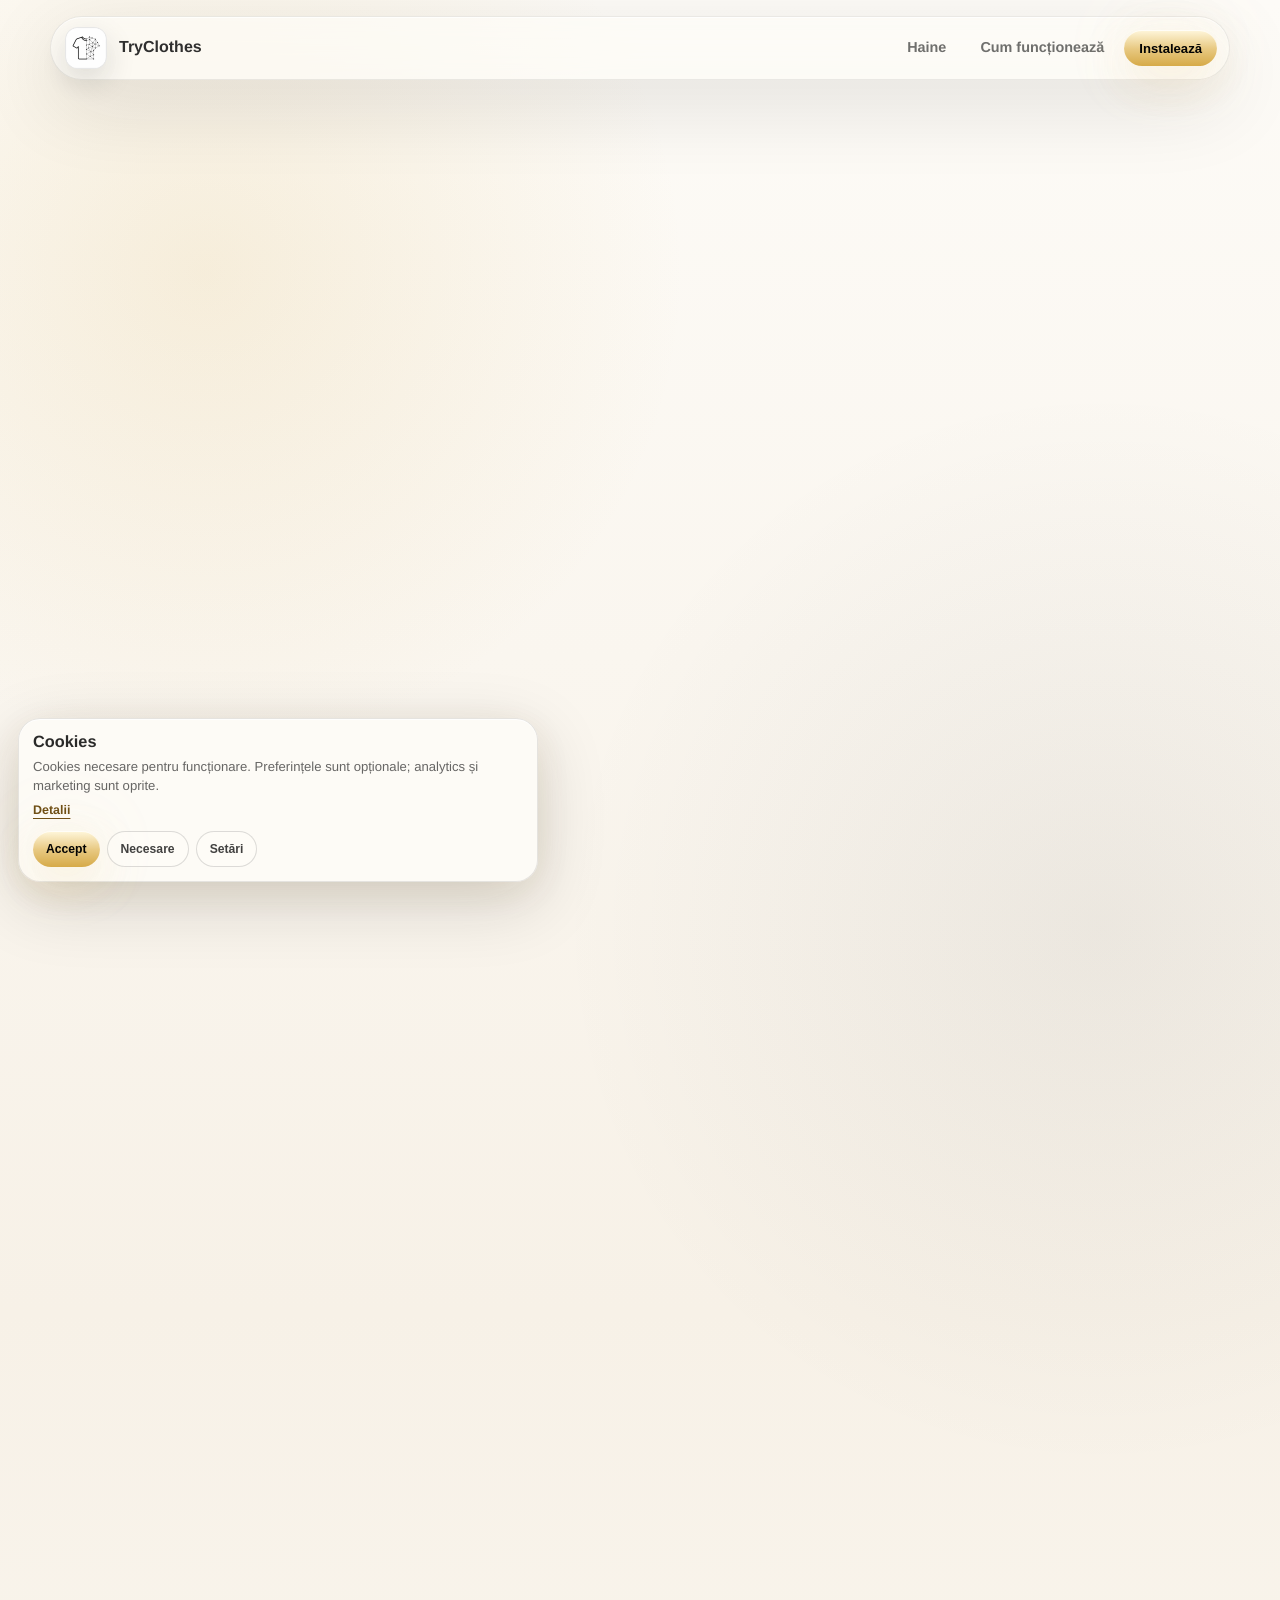
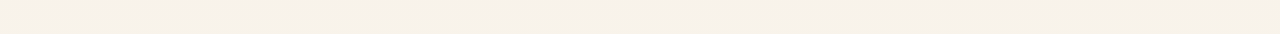
<file: contact/index.html>
<!DOCTYPE html>
<html lang="ro" class="scroll-smooth">
<head>
    <meta charset="UTF-8">
    <meta name="viewport" content="width=device-width, initial-scale=1.0">
    <title>Contact | TryClothes</title>
    <meta name="description" content="Contact TryClothes pentru întrebări despre proba virtuală de haine, acces, confidențialitate și suport.">
    <meta name="robots" content="index, follow, max-image-preview:large">
    <meta name="author" content="TryClothes">
    <meta name="theme-color" content="#fdfbf7">
    <link rel="canonical" href="https://try-clothes.com/contact/">
    <meta property="og:type" content="website">
    <meta property="og:locale" content="ro_RO">
    <meta property="og:site_name" content="TryClothes">
    <meta property="og:title" content="Contact TryClothes">
    <meta property="og:description" content="Scrie echipei TryClothes pentru acces, suport sau solicitări GDPR.">
    <meta property="og:url" content="https://try-clothes.com/contact/">
    <meta property="og:image" content="https://try-clothes.com/og-image.png">
    <link rel="icon" type="image/png" sizes="48x48" href="/favicon-tab-48.png?v=20260527b">
    <link rel="icon" href="/favicon.ico?v=20260527b" sizes="any">
    <link rel="apple-touch-icon" href="/apple-touch-icon.png?v=20260527b">
    <link rel="stylesheet" href="../styles.bundle.css?v=20260525chromenoherospaced">
    <script src="../icons.js?v=20260523tbt6" defer></script>
    <script src="../cookie-consent.js?v=20260525cookies" defer></script>
</head>
<body class="seo-body legal-page">
    <nav class="site-nav" aria-label="Navigație principală">
        <a class="brand-lockup" href="../" aria-label="TryClothes home">
            <img src="../assets/logo-160.webp?v=20260522perf" alt="TryClothes logo" class="brand-logo" width="42" height="42">
            <span>TryClothes</span>
        </a>

        <div class="nav-actions">
            <a class="nav-link" href="../#experience">Haine</a>
            <a class="nav-link" href="../#how-it-works">Cum funcționează</a>
            <button class="button button-primary button-small install-app-button" type="button" aria-disabled="true">Instalează</button>
        </div>
    </nav>

    <main class="seo-main">
        <section class="seo-section legal-hero">
            <div class="seo-inner seo-hero-grid">
                <div>
                    <nav class="seo-breadcrumbs" aria-label="Breadcrumb">
                        <a href="../">Acasă</a>
                        <span>Contact</span>
                    </nav>
                    <p class="seo-kicker">Suport și solicitări</p>
                    <h1 class="seo-title legal-title">Contact TryClothes.</h1>
                    <p class="seo-lead">Pentru acces, suport, parteneriate sau solicitări legate de date personale, ne poți scrie direct.</p>
                </div>

                <div class="contact-card">
                    <i data-lucide="mail"></i>
                    <span>Email principal</span>
                    <a href="mailto:contact@try-clothes.com">contact@try-clothes.com</a>
                    <p>Răspundem pentru înscrieri, suport, ștergere date, parteneriate și întrebări despre aplicația TryClothes.</p>
                </div>
            </div>
        </section>

        <section class="seo-section legal-section">
            <div class="seo-inner legal-content legal-content-single">
                <h2>Informații administrative</h2>
                <p>TryClothes este în fază de pre-lansare și entitatea comercială nu este încă constituită. Website-ul este folosit pentru prezentarea produsului și înscrierea pe lista de acces, fără vânzare directă de servicii pe site. Datele legale complete vor fi publicate înainte de lansare comercială, plăți sau vânzarea de servicii către consumatori.</p>

                <h2>Solicitări GDPR</h2>
                <p>Pentru acces, rectificare, ștergere, restricționare, portabilitate, opoziție sau retragerea consimțământului, scrie la <a href="mailto:contact@try-clothes.com">contact@try-clothes.com</a> cu subiectul „Solicitare date personale”.</p>

                <h2>Linkuri utile</h2>
                <ul>
                    <li><a href="../privacy/">Politica de confidențialitate</a></li>
                    <li><a href="../terms/">Termeni și condiții</a></li>
                    <li><a href="../cookies/">Politica de cookies</a></li>
                </ul>
            </div>
        </section>
    </main>

    <footer class="site-footer">
        <div class="footer-inner">
            <div class="footer-brand">
                <a class="brand-lockup brand-lockup-footer" href="../">
                    <img src="../assets/logo-160.webp?v=20260522perf" alt="TryClothes logo" class="brand-logo brand-logo-small" width="34" height="34">
                    <span>TryClothes</span>
                </a>
                <p>© 2026 TryClothes. Probă virtuală AI pentru haine, ținute și cumpărături online.</p>
                <div class="anpc-badges" aria-label="Link ANPC pentru consumatori">
                    <a class="anpc-badge anpc-badge-sal" href="https://reclamatiisal.anpc.ro" target="_blank" rel="noopener noreferrer" aria-label="ANPC - Soluționarea alternativă a litigiilor">
                        <img src="../assets/anpc-sal.png" alt="ANPC - Soluționarea alternativă a litigiilor" width="320" height="90" loading="lazy" decoding="async">
                    </a>
                </div>
            </div>
            <nav class="footer-links" aria-label="Pagini TryClothes">
                <div class="footer-link-group">
                    <span class="footer-link-title">Produs</span>
                    <a href="../probeaza-haine-online/">Probează haine</a>
                    <a href="../proba-virtuala-haine/">Probă virtuală</a>
                    <a href="../ai-clothes-try-on/">Probă AI</a>
                    <a href="../virtual-fitting-room/">Cabină virtuală</a>
                </div>
                <div class="footer-link-group">
                    <span class="footer-link-title">Resurse</span>
                    <a href="../how-it-works/">Cum funcționează</a>
                    <a href="../about/">Despre TryClothes</a>
                    <a href="../reduce-clothing-returns/">Retururi mai puține</a>
                    <a href="../#download">Înscrie-te</a>
                    <a href="../contact/">Contact</a>
                </div>
                <div class="footer-link-group">
                    <span class="footer-link-title">Legal</span>
                    <a href="../privacy/">Confidențialitate</a>
                    <a href="../terms/">Termeni</a>
                    <a href="../cookies/">Cookies</a>
                </div>
            </nav>
        </div>
    </footer>

</body>
</html>
</file>
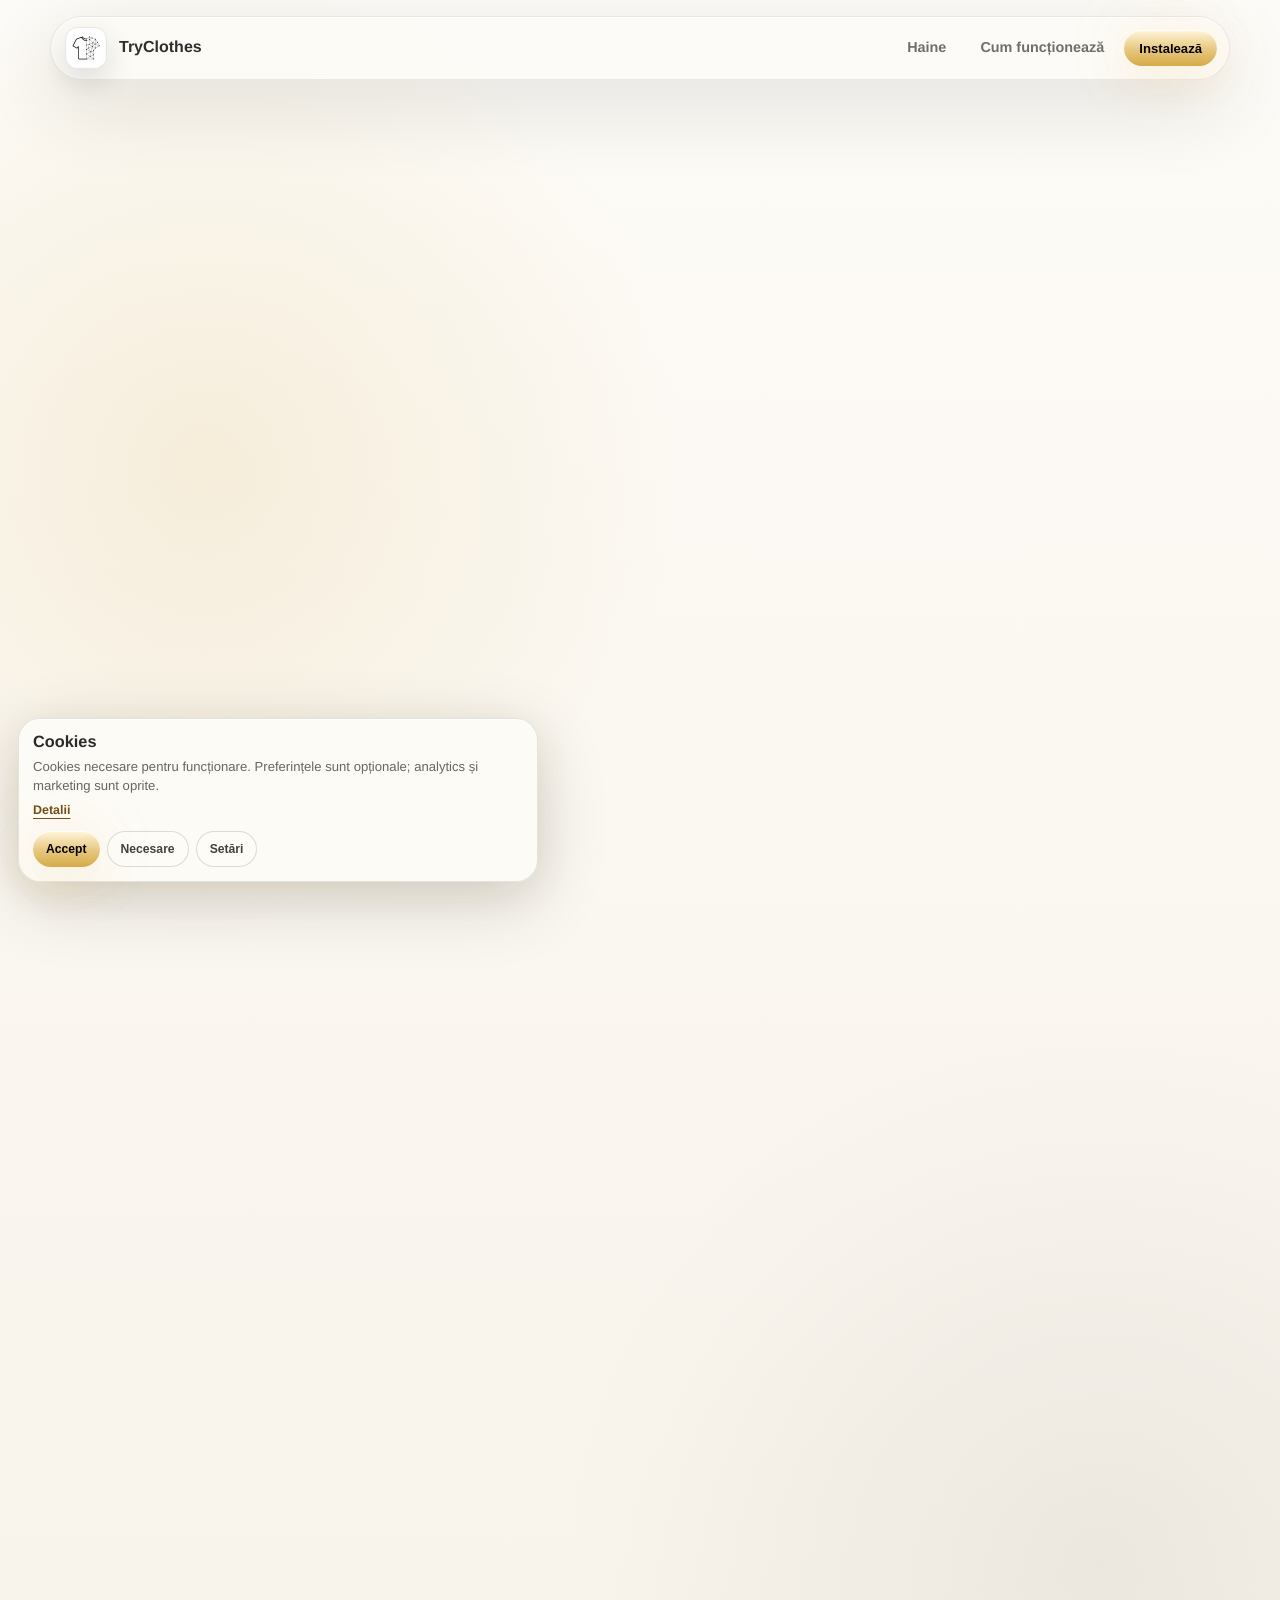
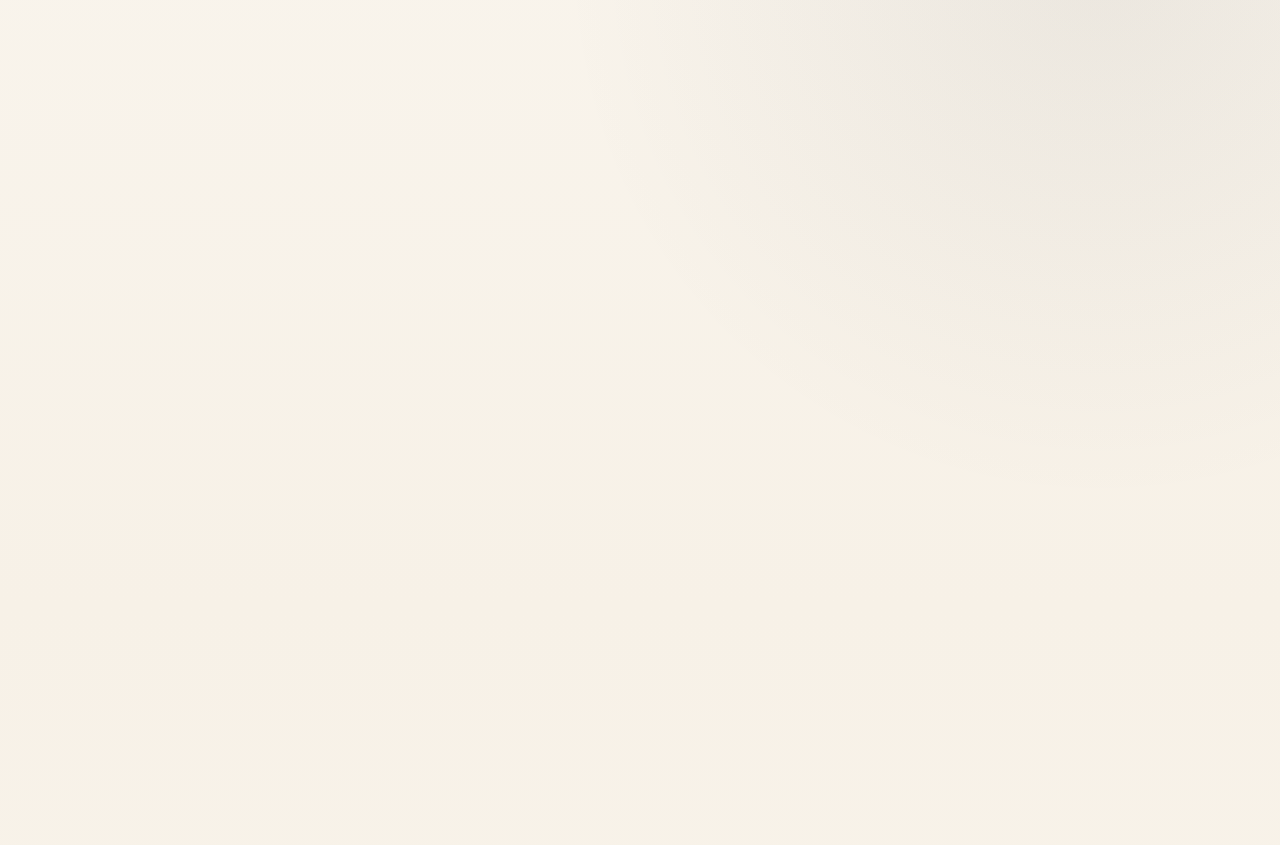
<file: cookies/index.html>
<!DOCTYPE html>
<html lang="ro" class="scroll-smooth">
<head>
    <meta charset="UTF-8">
    <meta name="viewport" content="width=device-width, initial-scale=1.0">
    <title>Politica de cookies | TryClothes</title>
    <meta name="description" content="Politica de cookies TryClothes: ce tehnologii folosim pe website și când este necesar consimțământul pentru cookie-uri neesențiale.">
    <meta name="robots" content="index, follow, max-image-preview:large">
    <meta name="author" content="TryClothes">
    <meta name="theme-color" content="#fdfbf7">
    <link rel="canonical" href="https://try-clothes.com/cookies/">
    <meta property="og:type" content="website">
    <meta property="og:locale" content="ro_RO">
    <meta property="og:site_name" content="TryClothes">
    <meta property="og:title" content="Politica de cookies TryClothes">
    <meta property="og:description" content="Informații despre cookie-uri, resurse externe și tehnologii similare folosite de TryClothes.">
    <meta property="og:url" content="https://try-clothes.com/cookies/">
    <meta property="og:image" content="https://try-clothes.com/og-image.png">
    <link rel="icon" type="image/png" sizes="48x48" href="/favicon-tab-48.png?v=20260527b">
    <link rel="icon" href="/favicon.ico?v=20260527b" sizes="any">
    <link rel="apple-touch-icon" href="/apple-touch-icon.png?v=20260527b">
    <link rel="stylesheet" href="../styles.bundle.css?v=20260525chromenoherospaced">
    <script src="../cookie-consent.js?v=20260525cookies" defer></script>
</head>
<body class="seo-body legal-page">
    <nav class="site-nav" aria-label="Navigație principală">
        <a class="brand-lockup" href="../" aria-label="TryClothes home">
            <img src="../assets/logo-160.webp?v=20260522perf" alt="TryClothes logo" class="brand-logo" width="42" height="42">
            <span>TryClothes</span>
        </a>

        <div class="nav-actions">
            <a class="nav-link" href="../#experience">Haine</a>
            <a class="nav-link" href="../#how-it-works">Cum funcționează</a>
            <button class="button button-primary button-small install-app-button" type="button" aria-disabled="true">Instalează</button>
        </div>
    </nav>

    <main class="seo-main">
        <section class="seo-section legal-hero">
            <div class="seo-inner">
                <nav class="seo-breadcrumbs" aria-label="Breadcrumb">
                    <a href="../">Acasă</a>
                    <span>Cookies</span>
                </nav>
                <p class="seo-kicker">Transparență tehnică</p>
                <h1 class="seo-title legal-title">Politica de cookies.</h1>
                <p class="seo-lead">TryClothes folosește un website static și nu setează intenționat cookie-uri de marketing sau analytics fără consimțământ. Aplicația poate folosi stocare locală pentru sesiuni și funcții esențiale.</p>
                <p class="legal-updated">Ultima actualizare: 25 mai 2026</p>
            </div>
        </section>

        <section class="seo-section legal-section">
            <div class="seo-inner legal-layout">
                <aside class="legal-summary">
                    <p class="seo-kicker">Status actual</p>
                    <p>Nu folosim în prezent cookie-uri neesențiale pentru reclame, remarketing sau analytics comportamental.</p>
                    <p>Poți modifica oricând alegerea din selectorul de cookies.</p>
                    <button class="button button-secondary cookie-settings-link" type="button" data-cookie-open>Setări cookies</button>
                    <p class="legal-note">Dacă adăugăm Google Analytics, Meta Pixel sau tehnologii similare, nu le vom încărca înainte de consimțământul tău.</p>
                </aside>

                <div class="legal-content">
                    <h2>1. Ce sunt cookie-urile</h2>
                    <p>Cookie-urile sunt fișiere mici sau identificatori tehnici stocați pe dispozitiv. Tehnologiile similare pot include local storage, session storage, pixeli, SDK-uri sau tag-uri de analiză.</p>

                    <h2>2. Ce folosește TryClothes acum</h2>
                    <p>Website-ul public TryClothes este static și folosește resurse tehnice necesare pentru afișare: fișiere CSS/JavaScript, fonturi, iconițe, imagini și formular de înscriere. Acestea pot implica cereri către furnizori externi, precum servicii de hosting, CDN-uri, fonturi, iconițe și procesatorul formularului de contact sau înscriere, inclusiv Web3Forms.</p>
                    <p>Aplicația iOS poate folosi stocare locală, cache și Keychain pentru sesiuni, preferințe, tokenul de instalare și funcții de securitate. Detaliile despre aceste date sunt incluse în Politica de confidențialitate.</p>

                    <h2>3. Selectorul de cookies</h2>
                    <p>La prima vizită, site-ul afișează un selector prin care poți alege între toate preferințele disponibile sau doar tehnologiile necesare. Alegerea este salvată în browser prin local storage, sub cheia <strong>tryclothes:cookie-consent</strong>, ca să nu îți cerem aceeași opțiune la fiecare pagină. Preferința de limbă poate fi salvată similar în browser.</p>

                    <h2>4. Cookie-uri strict necesare</h2>
                    <p>Cookie-urile strict necesare pot fi folosite pentru securitate, livrarea website-ului, protecție anti-spam sau funcții cerute de utilizator. Acestea nu necesită consimțământ separat când sunt esențiale pentru serviciu.</p>

                    <h2>5. Cookie-uri neesențiale</h2>
                    <p>Nu încărcăm intenționat cookie-uri de analytics, marketing, retargeting sau profilare fără consimțământ. Dacă aceste tehnologii vor fi adăugate, utilizatorii vor primi opțiuni clare de acceptare, respingere și modificare a preferințelor.</p>

                    <h2>6. Cum poți controla cookie-urile</h2>
                    <p>Poți bloca sau șterge cookie-uri din setările browserului. Reține că blocarea unor tehnologii strict necesare poate afecta funcționarea website-ului sau a formularului.</p>

                    <h2>7. Contact</h2>
                    <p>Pentru întrebări despre cookies sau tehnologii similare, scrie la <a href="mailto:contact@try-clothes.com">contact@try-clothes.com</a>.</p>
                </div>
            </div>
        </section>
    </main>

    <footer class="site-footer">
        <div class="footer-inner">
            <div class="footer-brand">
                <a class="brand-lockup brand-lockup-footer" href="../">
                    <img src="../assets/logo-160.webp?v=20260522perf" alt="TryClothes logo" class="brand-logo brand-logo-small" width="34" height="34">
                    <span>TryClothes</span>
                </a>
                <p>© 2026 TryClothes. Probă virtuală AI pentru haine, ținute și cumpărături online.</p>
                <div class="anpc-badges" aria-label="Link ANPC pentru consumatori">
                    <a class="anpc-badge anpc-badge-sal" href="https://reclamatiisal.anpc.ro" target="_blank" rel="noopener noreferrer" aria-label="ANPC - Soluționarea alternativă a litigiilor">
                        <img src="../assets/anpc-sal.png" alt="ANPC - Soluționarea alternativă a litigiilor" width="320" height="90" loading="lazy" decoding="async">
                    </a>
                </div>
            </div>
            <nav class="footer-links" aria-label="Pagini TryClothes">
                <div class="footer-link-group">
                    <span class="footer-link-title">Produs</span>
                    <a href="../probeaza-haine-online/">Probează haine</a>
                    <a href="../proba-virtuala-haine/">Probă virtuală</a>
                    <a href="../ai-clothes-try-on/">Probă AI</a>
                    <a href="../virtual-fitting-room/">Cabină virtuală</a>
                </div>
                <div class="footer-link-group">
                    <span class="footer-link-title">Resurse</span>
                    <a href="../how-it-works/">Cum funcționează</a>
                    <a href="../about/">Despre TryClothes</a>
                    <a href="../reduce-clothing-returns/">Retururi mai puține</a>
                    <a href="../#download">Înscrie-te</a>
                    <a href="../contact/">Contact</a>
                </div>
                <div class="footer-link-group">
                    <span class="footer-link-title">Legal</span>
                    <a href="../privacy/">Confidențialitate</a>
                    <a href="../terms/">Termeni</a>
                    <a href="../cookies/">Cookies</a>
                </div>
            </nav>
        </div>
    </footer>
</body>
</html>
</file>
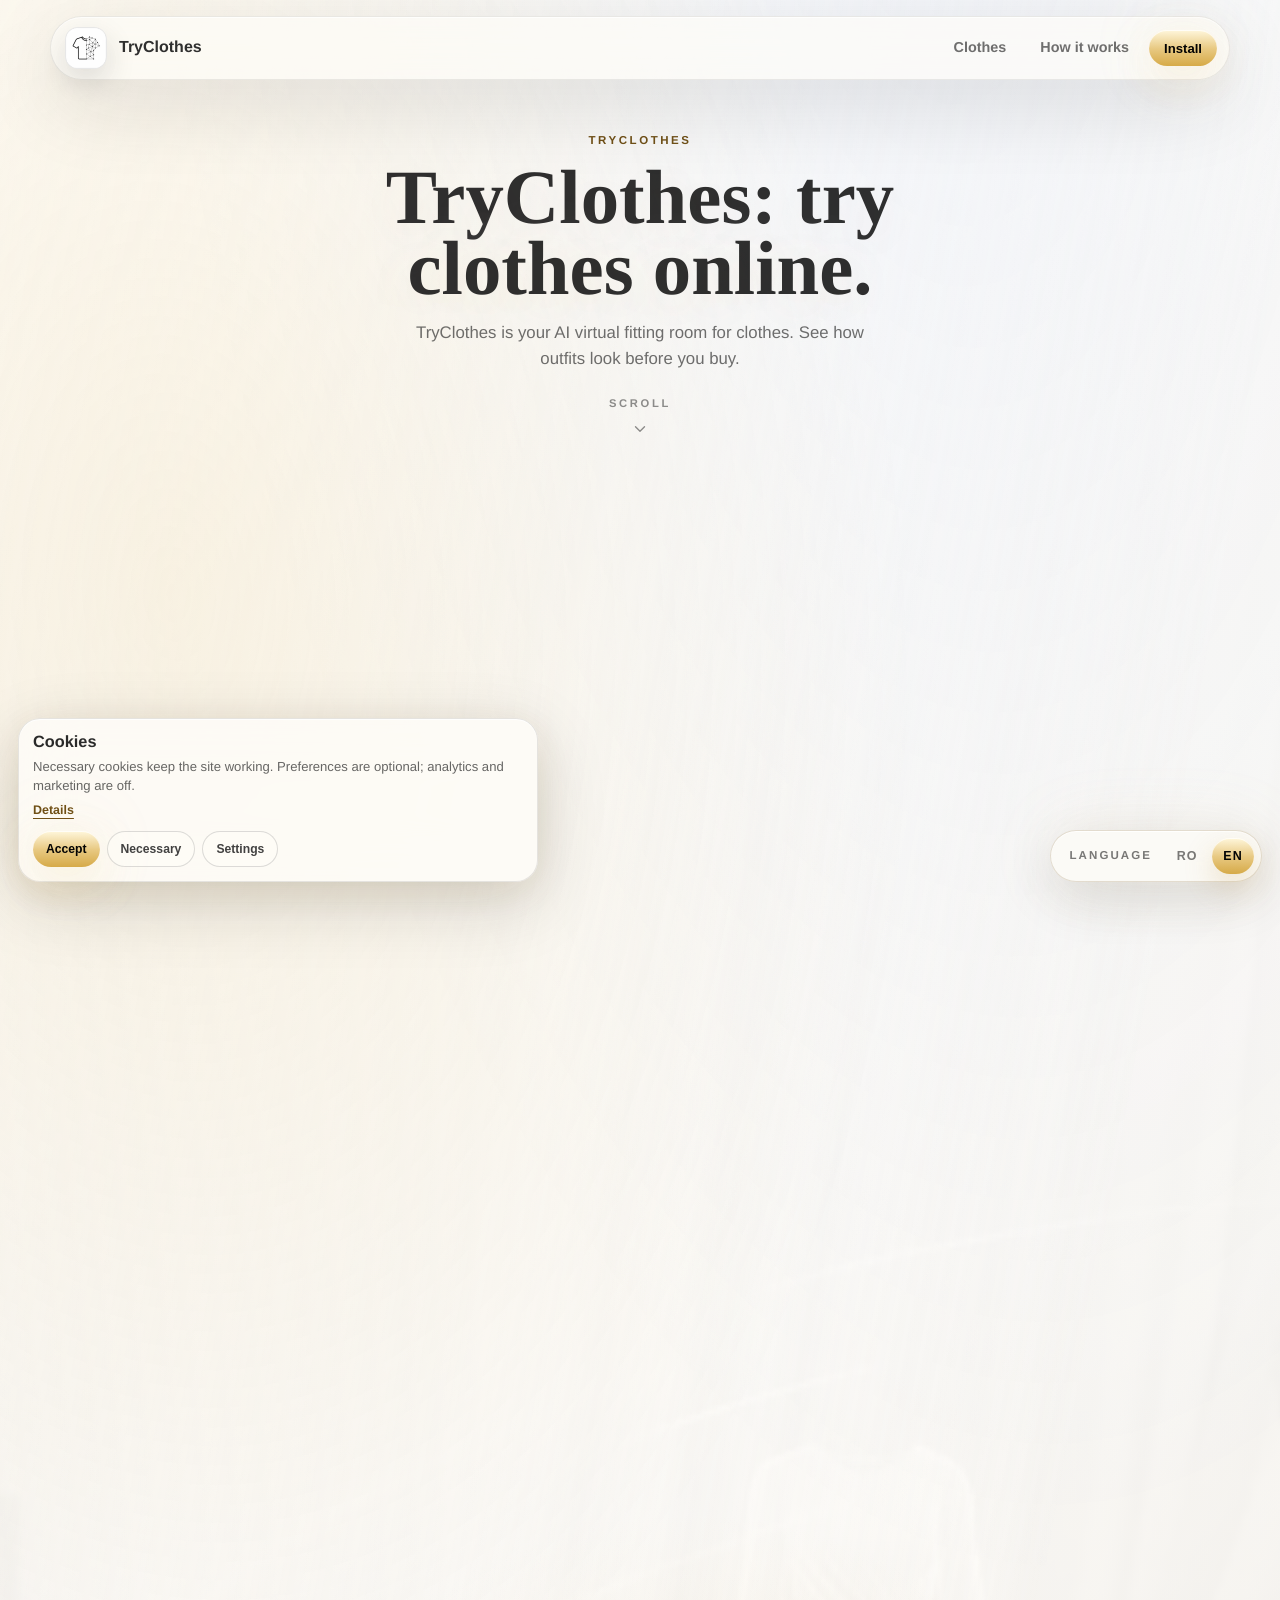
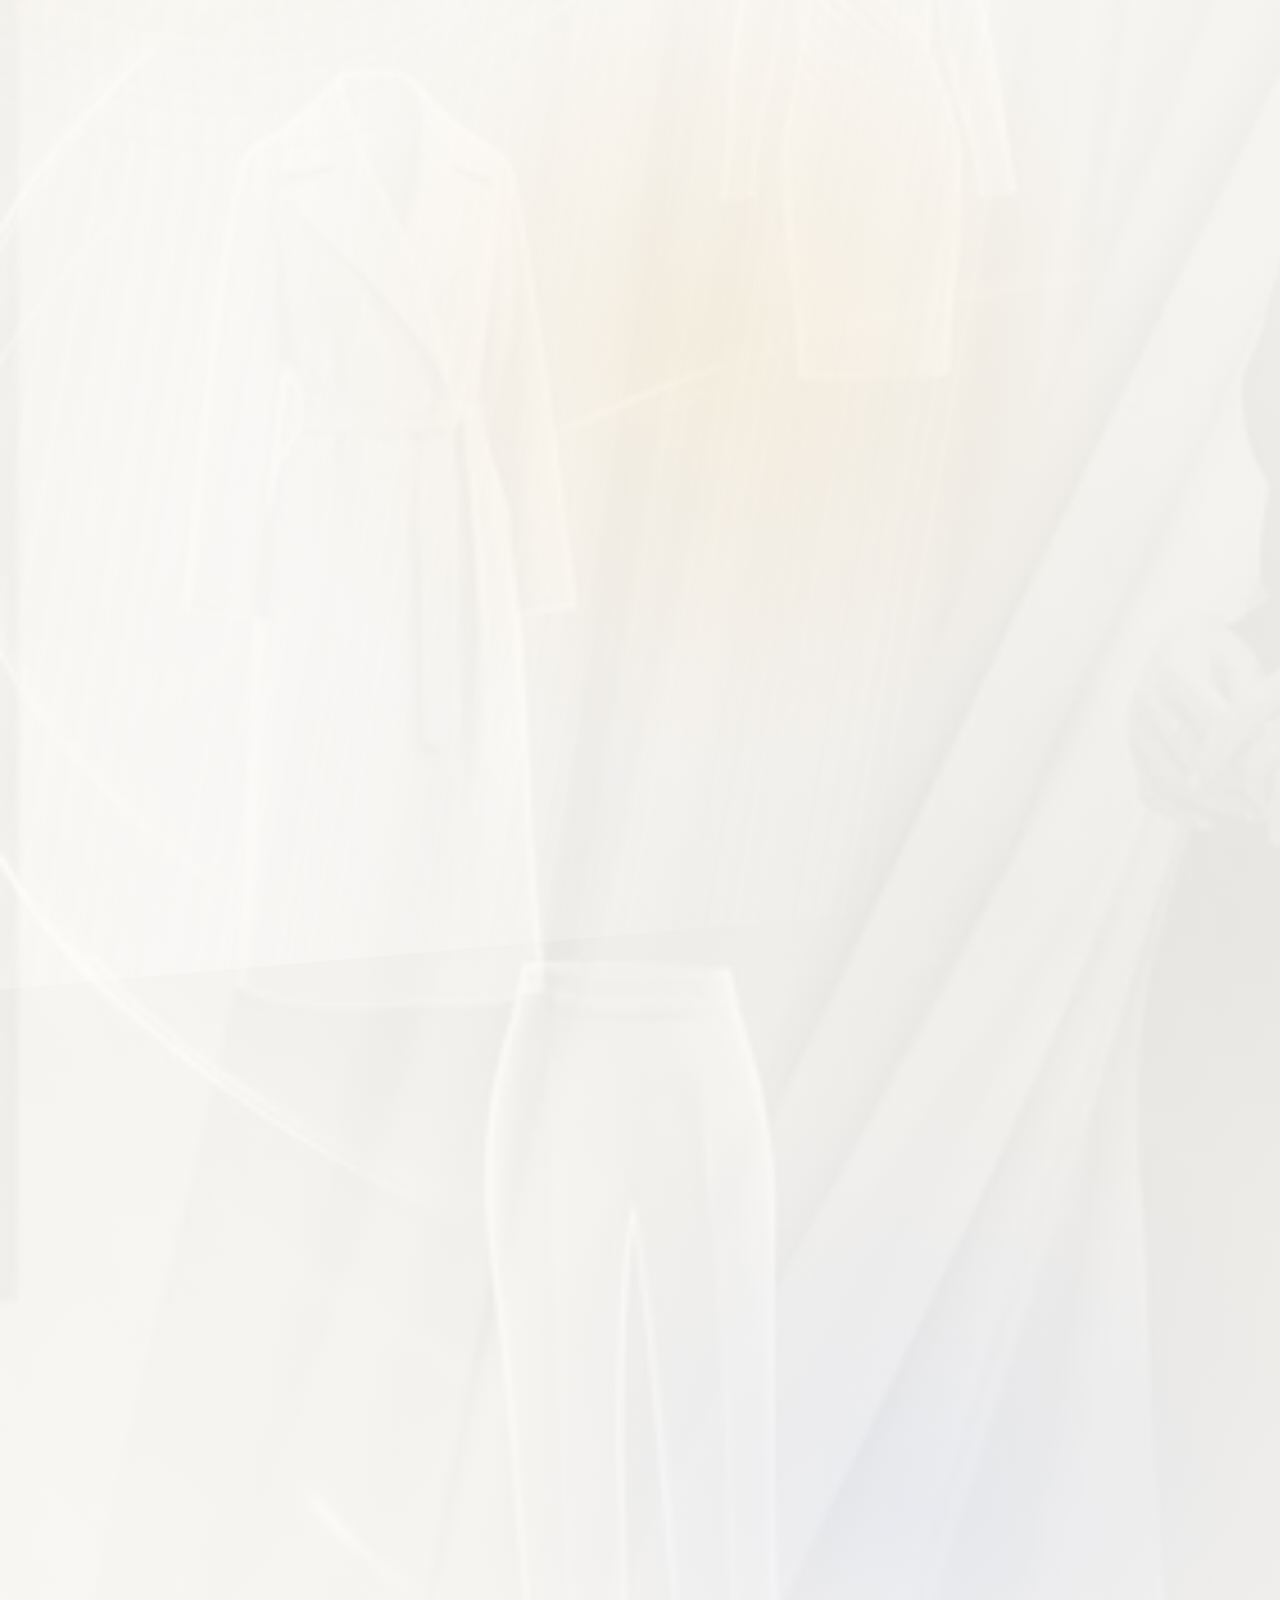
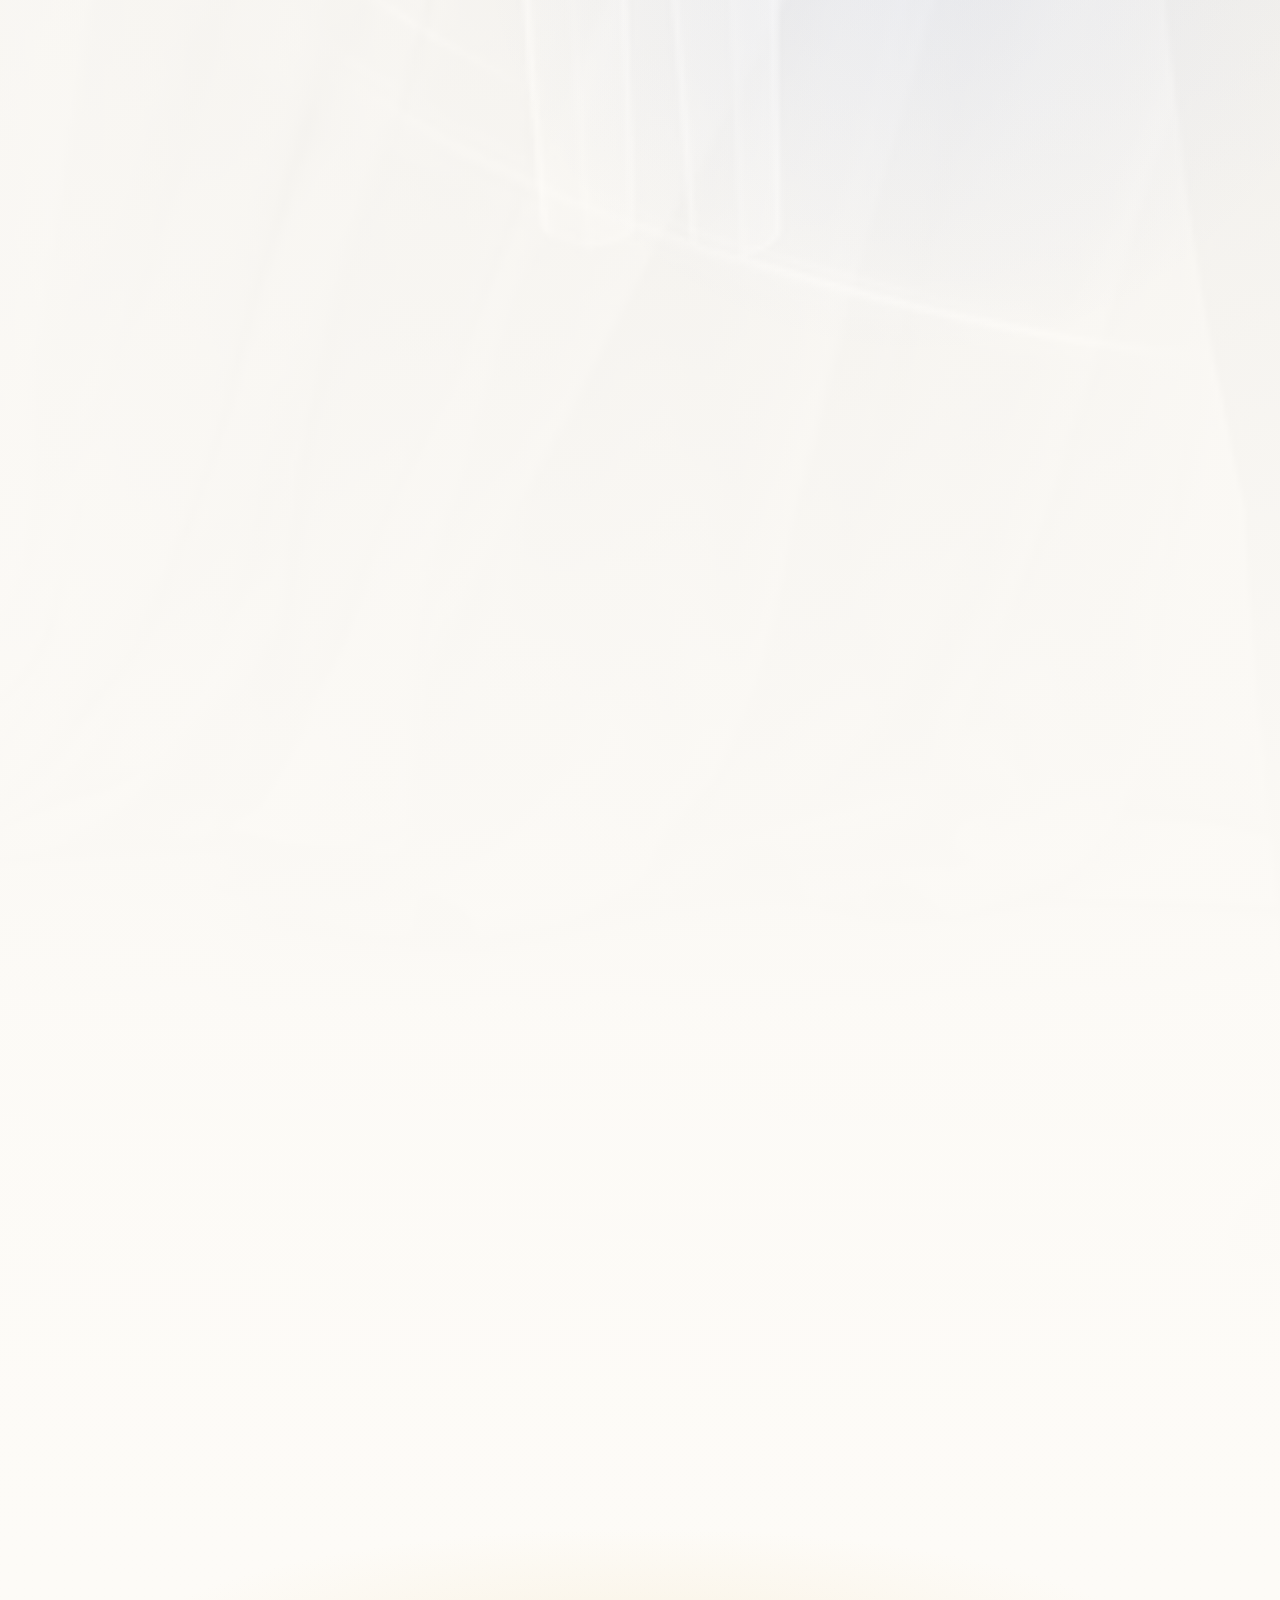
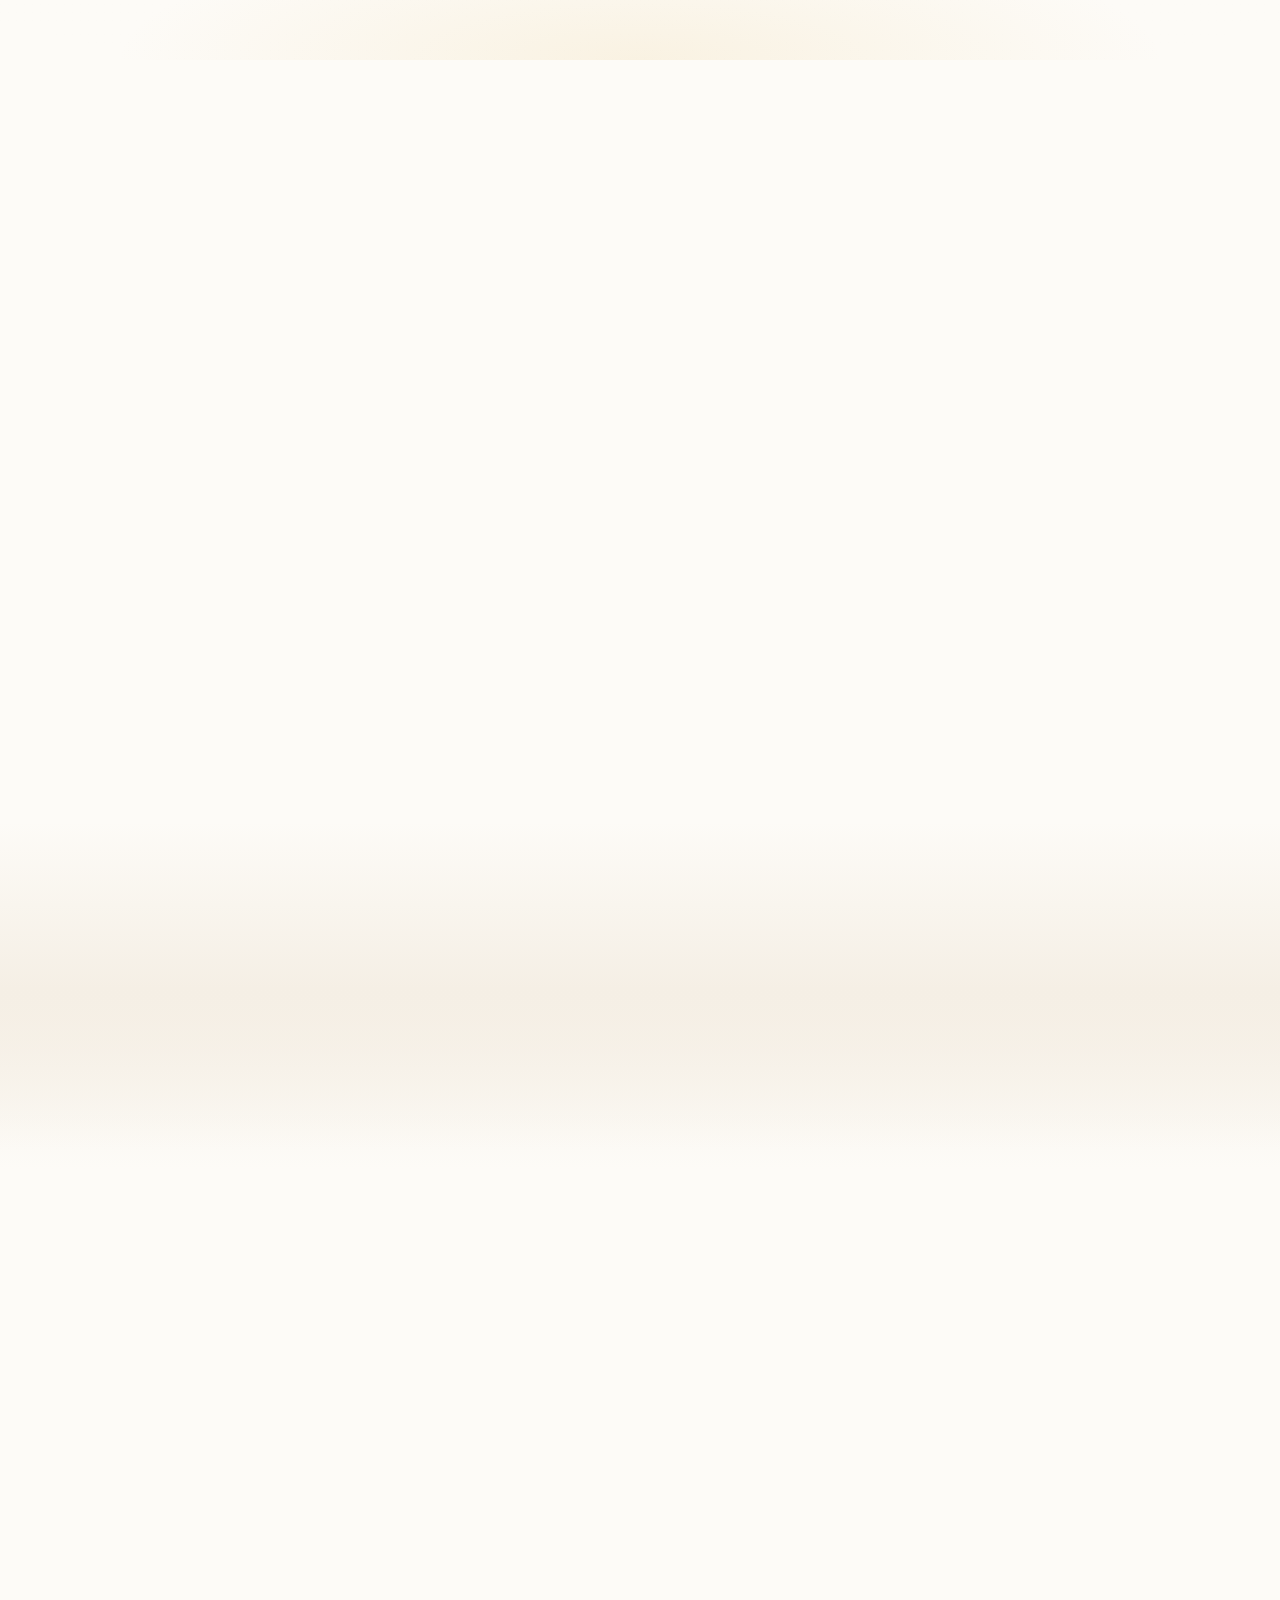
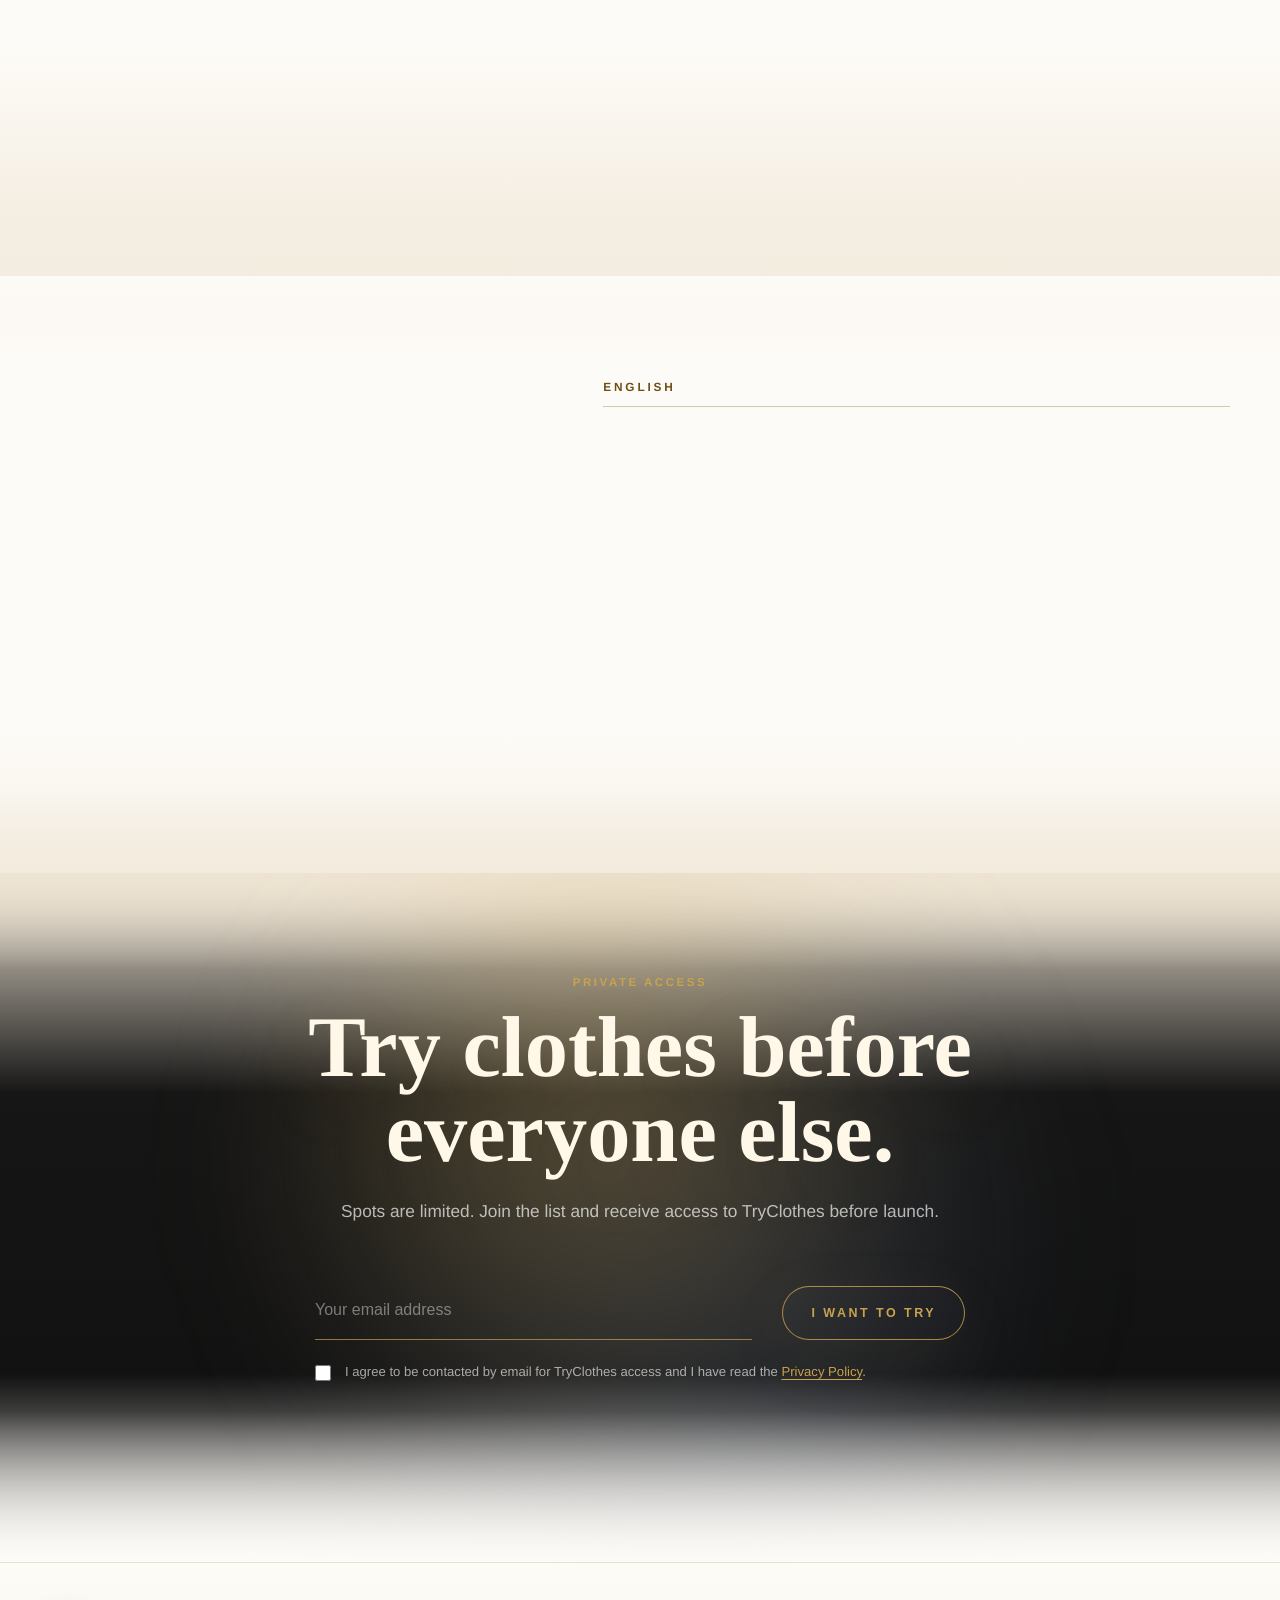
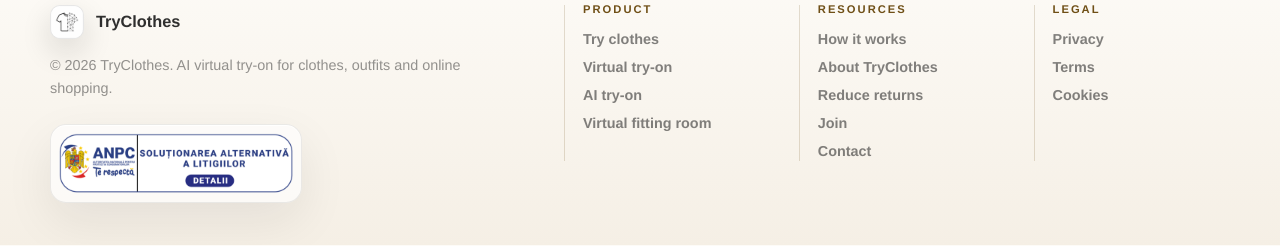
<file: en/index.html>
<!DOCTYPE html>
<html lang="en" class="scroll-smooth" data-default-language="en">
<head>
    <meta charset="UTF-8">
    <meta name="viewport" content="width=device-width, initial-scale=1.0">
    <title>TryClothes – AI Virtual Try-On App | Try Clothes Before You Buy</title>
    <meta name="description" content="Try clothes online with AI. Upload a photo, preview outfits instantly and see how clothes fit before buying. Reduce clothing returns with TryClothes.">
    <meta name="keywords" content="TryClothes, try clothes, clothes, AI clothes try-on, virtual try-on, virtual fitting room, outfit AI, fashion technology">
    <meta name="robots" content="index, follow, max-image-preview:large">
    <meta name="author" content="TryClothes">
    <meta name="theme-color" content="#fdfbf7">
    <link rel="canonical" href="https://try-clothes.com/en/">
    <link rel="alternate" hreflang="ro" href="https://try-clothes.com/">
    <link rel="alternate" hreflang="en" href="https://try-clothes.com/en/">
    <link rel="alternate" hreflang="x-default" href="https://try-clothes.com/">

    <meta property="og:type" content="website">
    <meta property="og:locale" content="en_US">
    <meta property="og:site_name" content="TryClothes">
    <meta property="og:title" content="TryClothes – AI Virtual Try-On">
    <meta property="og:description" content="Try clothes online before buying with AI.">
    <meta property="og:url" content="https://try-clothes.com/en/">
    <meta property="og:image" content="https://try-clothes.com/og-image.png">
    <meta property="og:image:alt" content="TryClothes virtual try-on app preview">

    <meta name="twitter:card" content="summary_large_image">
    <meta name="twitter:title" content="TryClothes – AI Virtual Try-On">
    <meta name="twitter:description" content="Try clothes online before buying with AI.">
    <meta name="twitter:image" content="https://try-clothes.com/og-image.png">

    <link rel="icon" type="image/png" sizes="48x48" href="/favicon-tab-48.png?v=20260527b">
    <link rel="icon" href="/favicon.ico?v=20260527b" sizes="any">
    <link rel="apple-touch-icon" href="/apple-touch-icon.png?v=20260527b">
    <link rel="preload" as="image" href="../assets/hero-bg-bw-1920.webp" type="image/webp" fetchpriority="high">
    <link rel="stylesheet" href="../styles.bundle.css?v=20260525chromenoherospaced">

    <script src="../icons.js?v=20260523tbt6" defer></script>
    <script src="../app.js?v=20260527tabtitle" defer></script>
    <script src="../cookie-consent.js?v=20260525cookies" defer></script>
    <script type="application/ld+json">
        {
          "@context": "https://schema.org",
          "@graph": [
            {
              "@type": "Organization",
              "@id": "https://try-clothes.com/#organization",
              "name": "TryClothes",
              "url": "https://try-clothes.com",
              "logo": "https://try-clothes.com/logo.png",
              "description": "TryClothes builds a premium AI virtual try-on experience for clothes.",
              "sameAs": [
                "https://www.instagram.com/tryclothes_/"
              ]
            },
            {
              "@type": "WebSite",
              "@id": "https://try-clothes.com/en/#website",
              "url": "https://try-clothes.com/en/",
              "name": "TryClothes",
              "publisher": {
                "@id": "https://try-clothes.com/#organization"
              },
              "inLanguage": "en-US"
            },
            {
              "@type": "SoftwareApplication",
              "@id": "https://try-clothes.com/#app",
              "name": "TryClothes",
              "applicationCategory": "LifestyleApplication",
              "operatingSystem": "iOS",
              "url": "https://try-clothes.com/en/",
              "image": "https://try-clothes.com/og-image.png",
              "description": "AI virtual try-on app for clothes: try clothes online before buying.",
              "keywords": "TryClothes, try clothes, clothes, AI clothes try-on, virtual fitting room, virtual try-on",
              "offers": {
                "@type": "Offer",
                "price": "0",
                "priceCurrency": "EUR",
                "availability": "https://schema.org/PreOrder"
              },
              "publisher": {
                "@id": "https://try-clothes.com/#organization"
              }
            },
            {
              "@type": "FAQPage",
              "@id": "https://try-clothes.com/en/#faq",
              "mainEntity": [
                {
                  "@type": "Question",
                  "name": "How does AI virtual try-on work?",
                  "acceptedAnswer": {
                    "@type": "Answer",
                    "text": "TryClothes uses AI to analyze a user photo and a clothing image, then creates a virtual preview so users can see outfits before buying online."
                  }
                },
                {
                  "@type": "Question",
                  "name": "Can I try clothes online before buying?",
                  "acceptedAnswer": {
                    "@type": "Answer",
                    "text": "Yes. TryClothes lets users upload a photo, choose clothing or outfits, and preview how clothes may look before placing an online order."
                  }
                },
                {
                  "@type": "Question",
                  "name": "How accurate is AI fitting?",
                  "acceptedAnswer": {
                    "@type": "Answer",
                    "text": "AI fitting is designed to help with visual decision-making by previewing proportions, fabric placement and outfit style, but final sizing can still vary by brand and garment."
                  }
                },
                {
                  "@type": "Question",
                  "name": "How do I get access to TryClothes?",
                  "acceptedAnswer": {
                    "@type": "Answer",
                    "text": "Join the TryClothes list and you will receive access when your invitation is ready, so you can try clothes online before the full launch."
                  }
                }
              ]
            }
          ]
        }
    </script>
</head>
<body>
    <nav class="site-nav" aria-label="Main navigation" data-i18n-aria-label="nav.aria">
        <a class="brand-lockup" href="#scroll-master" aria-label="TryClothes home" data-i18n-aria-label="nav.homeAria">
            <img src="../assets/logo-160.webp?v=20260522perf" alt="TryClothes logo" class="brand-logo" width="42" height="42">
            <span>TryClothes</span>
        </a>

        <div class="nav-actions">
            <a class="nav-link" href="#experience" data-i18n="nav.clothes">Clothes</a>
            <a class="nav-link" href="#how-it-works" data-i18n="nav.how">How it works</a>
            <button class="button button-primary button-small install-app-button" type="button" aria-disabled="true" data-i18n="nav.install">Install</button>
        </div>
    </nav>

    <main>
        <section id="scroll-master" class="hero-shell" aria-label="TryClothes presentation" data-i18n-aria-label="hero.aria">
            <div class="hero-bg" aria-hidden="true"></div>
            <div class="hero-overlay" aria-hidden="true"></div>

            <div class="hero-stage scene-3d">
                <div class="cinematic-light cinematic-light-left" aria-hidden="true"></div>
                <div class="cinematic-light cinematic-light-right" aria-hidden="true"></div>

                <div id="hero-text" class="hero-copy">
                    <p class="eyebrow">TryClothes</p>
                    <h1 data-i18n="hero.title">TryClothes: try clothes online.</h1>
                    <p class="hero-subtitle" data-i18n="hero.subtitle">TryClothes is your AI virtual fitting room for clothes. See how outfits look before you buy.</p>
                    <div class="scroll-cue" aria-hidden="true">
                        <span data-i18n="hero.scroll">Scroll</span>
                        <i data-lucide="chevron-down"></i>
                    </div>
                </div>

                <div id="phone-drop-wrapper" class="phone-drop">
                    <div id="phone-3d" class="phone-3d-wrapper" aria-label="TryClothes app preview">
                        <div class="phone-body-layer" style="transform: translateZ(9px)" aria-hidden="true"></div>
                        <div class="phone-body-layer" style="transform: translateZ(8px)" aria-hidden="true"></div>
                        <div class="phone-body-layer" style="transform: translateZ(7px)" aria-hidden="true"></div>
                        <div class="phone-body-layer" style="transform: translateZ(6px)" aria-hidden="true"></div>
                        <div class="phone-body-layer" style="transform: translateZ(5px)" aria-hidden="true"></div>
                        <div class="phone-body-layer" style="transform: translateZ(4px)" aria-hidden="true"></div>
                        <div class="phone-body-layer" style="transform: translateZ(3px)" aria-hidden="true"></div>
                        <div class="phone-body-layer" style="transform: translateZ(2px)" aria-hidden="true"></div>
                        <div class="phone-body-layer" style="transform: translateZ(1px)" aria-hidden="true"></div>
                        <div class="phone-body-layer" style="transform: translateZ(0px)" aria-hidden="true"></div>
                        <div class="phone-body-layer" style="transform: translateZ(-1px)" aria-hidden="true"></div>
                        <div class="phone-body-layer" style="transform: translateZ(-2px)" aria-hidden="true"></div>
                        <div class="phone-body-layer" style="transform: translateZ(-3px)" aria-hidden="true"></div>
                        <div class="phone-body-layer" style="transform: translateZ(-4px)" aria-hidden="true"></div>
                        <div class="phone-body-layer" style="transform: translateZ(-5px)" aria-hidden="true"></div>
                        <div class="phone-body-layer" style="transform: translateZ(-6px)" aria-hidden="true"></div>
                        <div class="phone-body-layer" style="transform: translateZ(-7px)" aria-hidden="true"></div>
                        <div class="phone-body-layer" style="transform: translateZ(-8px)" aria-hidden="true"></div>
                        <div class="phone-body-layer" style="transform: translateZ(-9px)" aria-hidden="true"></div>

                        <div class="phone-face phone-front">
                            <div class="dynamic-island" aria-hidden="true"></div>

                            <div class="screen-mask">
                                <img id="screen-1" src="[data-uri]" data-defer-src="../assets/app-home-520.webp" class="screen-img" alt="TryClothes home screen for online clothes try-on" width="520" height="1129" loading="lazy" decoding="async">
                                <img id="screen-3" src="[data-uri]" data-defer-src="../assets/app-outfit-result-520.webp" class="screen-img" alt="TryClothes outfit result screen with virtual clothes preview" width="520" height="1129" loading="lazy" decoding="async">
                                <div class="glare" id="glare-front" aria-hidden="true"></div>
                            </div>

                        </div>

                        <div class="phone-face phone-back">
                            <div class="dynamic-island" aria-hidden="true"></div>

                            <div class="screen-mask">
                                <img src="[data-uri]" data-defer-src="../assets/app-fit-profile-520.webp" class="screen-img screen-img-fit-profile" alt="TryClothes fit profile screen with measurements for clothes fitting" width="520" height="1129" loading="lazy" decoding="async">
                                <div class="processing-layer" aria-hidden="true"></div>
                                <div class="scan-line" aria-hidden="true"></div>
                                <div class="glare" id="glare-back" aria-hidden="true"></div>
                            </div>

                        </div>
                    </div>
                </div>

                <div id="text-mid" class="story-caption story-caption-mid">
                    <p class="eyebrow" data-i18n="story.midEyebrow">Virtual fitting</p>
                    <h2 data-i18n="story.midTitle">Realistic try-on, not a filter.</h2>
                    <p data-i18n="story.midText">The app analyzes garments, folds, light and body shape.</p>
                </div>

                <div id="text-final" class="story-caption story-caption-final">
                    <p class="eyebrow" data-i18n="story.finalEyebrow">Try-on ready</p>
                    <h2 data-i18n="story.finalTitle">Try before you buy.</h2>
                    <p data-i18n="story.finalText">Virtual outfits, ready for your wardrobe.</p>
                </div>

                <div id="transition-wash" class="transition-wash" aria-hidden="true"></div>
            </div>
        </section>

        <section id="experience" class="section section-intro section-light">
            <div class="section-inner experience-layout">
                <div class="section-heading editorial-heading gs-reveal">
                    <p class="eyebrow" data-i18n="experience.eyebrow">Virtual clothes try-on</p>
                    <h2 data-i18n="experience.title">Realistic try-on, not a filter.</h2>
                    <p data-i18n="experience.text">TryClothes preserves texture, light and outfit proportions so you can try clothes online with the confidence of a real fitting room.</p>
                </div>

                <div class="floating-phone-stage gs-reveal" aria-label="TryClothes previews inside iPhone mockups">
                    <article class="editorial-phone editorial-phone-result">
                        <div class="editorial-phone-shell">
                            <div class="editorial-phone-island" aria-hidden="true"></div>
                            <img src="[data-uri]" data-defer-src="../assets/app-outfit-result-520.webp" alt="TryClothes outfit result on iPhone" width="520" height="1129" loading="lazy" decoding="async">
                        </div>
                        <span data-i18n="experience.resultLabel">Outfit result</span>
                    </article>

                    <article class="editorial-phone editorial-phone-fit">
                        <div class="editorial-phone-shell">
                            <div class="editorial-phone-island" aria-hidden="true"></div>
                            <img src="[data-uri]" data-defer-src="../assets/app-fit-profile-520.webp" alt="TryClothes fit profile on iPhone" width="520" height="1129" loading="lazy" decoding="async">
                        </div>
                        <span data-i18n="experience.fitLabel">Fit profile</span>
                    </article>
                </div>
            </div>
        </section>

        <section id="how-it-works" class="section section-steps">
            <div class="section-inner">
                <div class="steps-heading gs-reveal">
                    <p class="eyebrow" data-i18n="steps.eyebrow">How it works</p>
                    <h2 data-i18n="steps.title">Three steps to a premium virtual try-on.</h2>
                    <p data-i18n="steps.text">A flow designed for online shopping without guessing: upload, choose, compare and keep only clothes that actually look good on you.</p>
                </div>

                <div class="steps-grid" aria-label="Main TryClothes steps" data-i18n-aria-label="steps.aria">
                    <article class="step-card gs-reveal">
                        <span class="step-ghost">01</span>
                        <div class="step-icon"><i data-lucide="image-up"></i></div>
                        <h3 data-i18n="steps.oneTitle">Upload a photo of yourself.</h3>
                        <p data-i18n="steps.oneText">Choose a clear image or a saved look, and TryClothes prepares the body and lighting for virtual try-on.</p>
                    </article>

                    <article class="step-card gs-reveal">
                        <span class="step-ghost">02</span>
                        <div class="step-icon"><i data-lucide="shirt"></i></div>
                        <h3 data-i18n="steps.twoTitle">Select the clothing item.</h3>
                        <p data-i18n="steps.twoText">Test clothes from online stores, screenshots or garments saved in your digital wardrobe.</p>
                    </article>

                    <article class="step-card gs-reveal">
                        <span class="step-ghost">03</span>
                        <div class="step-icon"><i data-lucide="sparkles"></i></div>
                        <h3 data-i18n="steps.threeTitle">Compare the result.</h3>
                        <p data-i18n="steps.threeText">Preview the outfit on your body, compare options quickly and choose only the looks worth ordering.</p>
                    </article>
                </div>
            </div>
        </section>

        <section id="faq" class="section section-faq">
            <div class="section-inner faq-layout">
                <div class="section-heading faq-heading gs-reveal">
                    <p class="eyebrow" data-i18n="faq.eyebrow">Frequently asked questions</p>
                    <h2 data-i18n="faq.title">Everything you need to know about virtual clothes try-on.</h2>
                </div>

                <div class="faq-language-stack">
                    <div class="faq-language-block" lang="ro" hidden>
                        <h3 class="faq-language-title">Română</h3>
                        <div class="faq-grid">
                            <details class="faq-item gs-reveal">
                                <summary>
                                    <span>Cum funcționează proba virtuală cu AI?</span>
                                    <i data-lucide="plus"></i>
                                </summary>
                                <p>TryClothes analizează poza ta și imaginea hainei, apoi creează un preview virtual ca să vezi outfit-ul înainte să cumperi online.</p>
                            </details>

                            <details class="faq-item gs-reveal">
                                <summary>
                                    <span>Pot proba haine online înainte să cumpăr?</span>
                                    <i data-lucide="plus"></i>
                                </summary>
                                <p>Da. Încarci o poză, alegi haine sau outfits și vezi cum pot arăta pe tine înainte să faci comanda.</p>
                            </details>

                            <details class="faq-item gs-reveal">
                                <summary>
                                    <span>Cât de precisă este analiza de fit?</span>
                                    <i data-lucide="plus"></i>
                                </summary>
                                <p>TryClothes este construit pentru decizii vizuale mai bune: proporții, plasarea materialului și stil. Mărimea finală poate varia în funcție de brand și croială.</p>
                            </details>

                            <details class="faq-item gs-reveal">
                                <summary>
                                    <span>Cum primesc acces la TryClothes?</span>
                                    <i data-lucide="plus"></i>
                                </summary>
                                <p>Te înscrii pe lista TryClothes, iar când primești acces vei putea folosi aplicația pentru a proba haine online înainte de lansarea completă.</p>
                            </details>
                        </div>
                    </div>

                    <div class="faq-language-block" lang="en">
                        <h3 class="faq-language-title">English</h3>
                        <div class="faq-grid">
                            <details class="faq-item gs-reveal">
                                <summary>
                                    <span>How does AI virtual try-on work?</span>
                                    <i data-lucide="plus"></i>
                                </summary>
                                <p>TryClothes uses AI to analyze a user photo and a clothing image, then creates a virtual preview so users can see outfits before buying online.</p>
                            </details>

                            <details class="faq-item gs-reveal">
                                <summary>
                                    <span>Can I try clothes online before buying?</span>
                                    <i data-lucide="plus"></i>
                                </summary>
                                <p>Yes. You upload a photo, choose clothing or outfits, and preview how clothes may look before placing an online order.</p>
                            </details>

                            <details class="faq-item gs-reveal">
                                <summary>
                                    <span>How accurate is AI fitting?</span>
                                    <i data-lucide="plus"></i>
                                </summary>
                                <p>AI fitting is designed to help with visual decisions by previewing proportions, fabric placement and outfit style, while final sizing can still vary by brand and garment.</p>
                            </details>

                            <details class="faq-item gs-reveal">
                                <summary>
                                    <span>How do I get access to TryClothes?</span>
                                    <i data-lucide="plus"></i>
                                </summary>
                                <p>Join the TryClothes list and you will receive access when your invitation is ready, so you can try clothes online before the full launch.</p>
                            </details>
                        </div>
                    </div>
                </div>
            </div>
        </section>

        <section id="download" class="section section-cta">
            <div class="cta-glow" aria-hidden="true"></div>
            <div class="section-inner cta-inner gs-reveal">
                <p class="eyebrow" data-i18n="cta.eyebrow">Private access</p>
                <h2 data-i18n="cta.title">Try clothes before everyone else.</h2>
                <p data-i18n="cta.text">Spots are limited. Join the list and receive access to TryClothes before launch.</p>

                <form class="waitlist-form" action="https://api.web3forms.com/submit" method="POST" data-waitlist-form>
                    <label class="sr-only" for="waitlist-email">Email</label>
                    <input id="waitlist-email" type="email" name="email" placeholder="Your email address" data-i18n-placeholder="form.emailPlaceholder" required autocomplete="email">
                    <input type="hidden" name="access_key" value="20f0039c-480a-48e0-9cae-6450ee44dde2">
                    <input type="hidden" name="subject" value="New TryClothes signup" data-i18n-value="form.subject">
                    <input type="hidden" name="from_name" value="TryClothes Website">
                    <input type="hidden" name="redirect" value="https://try-clothes.com/en/?beta=success#download">
                    <input type="hidden" name="consent_context" value="The user checked the consent box for TryClothes access emails and accepted the privacy policy.">
                    <input type="checkbox" name="botcheck" tabindex="-1" autocomplete="off" aria-hidden="true">
                    <button class="button button-ghost" type="submit" data-i18n="form.button">I want to try</button>
                    <label class="consent-row" for="privacy-consent">
                        <input id="privacy-consent" type="checkbox" name="privacy_consent" value="accepted" required>
                        <span data-i18n-html="form.consent">I agree to be contacted by email for TryClothes access and I have read the <a href="/privacy/">Privacy Policy</a>.</span>
                    </label>
                    <p class="form-status" data-waitlist-status aria-live="polite"></p>
                </form>
            </div>
        </section>
    </main>

    <footer class="site-footer">
        <div class="footer-inner">
            <div class="footer-brand">
                <a class="brand-lockup brand-lockup-footer" href="#scroll-master">
                    <img src="../assets/logo-160.webp?v=20260522perf" alt="TryClothes logo" class="brand-logo brand-logo-small" width="34" height="34">
                    <span>TryClothes</span>
                </a>
                <p data-i18n="footer.copy">© 2026 TryClothes. AI virtual try-on for clothes, outfits and online shopping.</p>
                <div class="anpc-badges" aria-label="Consumer dispute resolution link">
                    <a class="anpc-badge anpc-badge-sal" href="https://reclamatiisal.anpc.ro" target="_blank" rel="noopener noreferrer" aria-label="ANPC - alternative dispute resolution">
                        <img src="../assets/anpc-sal.png" alt="ANPC - alternative dispute resolution" width="320" height="90" loading="lazy" decoding="async">
                    </a>
                </div>
            </div>
            <nav class="footer-links" aria-label="TryClothes pages" data-i18n-aria-label="footer.aria">
                <div class="footer-link-group">
                    <span class="footer-link-title" data-i18n="footer.product">Product</span>
                    <a href="../probeaza-haine-online/" data-i18n="footer.tryClothes">Try clothes</a>
                    <a href="../proba-virtuala-haine/" data-i18n="footer.virtualTryOn">Virtual try-on</a>
                    <a href="../ai-clothes-try-on/" data-i18n="footer.aiTryOn">AI try-on</a>
                    <a href="../virtual-fitting-room/" data-i18n="footer.fittingRoom">Virtual fitting room</a>
                </div>
                <div class="footer-link-group">
                    <span class="footer-link-title" data-i18n="footer.resources">Resources</span>
                    <a href="../how-it-works/" data-i18n="footer.how">How it works</a>
                    <a href="../about/" data-i18n="footer.about">About TryClothes</a>
                    <a href="../reduce-clothing-returns/" data-i18n="footer.returns">Reduce returns</a>
                    <a href="#download" data-i18n="footer.signup">Join</a>
                    <a href="../contact/" data-i18n="footer.contact">Contact</a>
                </div>
                <div class="footer-link-group">
                    <span class="footer-link-title" data-i18n="footer.legal">Legal</span>
                    <a href="../privacy/" data-i18n="footer.privacy">Privacy</a>
                    <a href="../terms/" data-i18n="footer.terms">Terms</a>
                    <a href="../cookies/" data-i18n="footer.cookies">Cookies</a>
                </div>
            </nav>
        </div>
    </footer>

    <div class="language-switcher" data-language-switcher aria-label="Choose website language" data-i18n-aria-label="language.aria">
        <span class="language-switcher-label" data-i18n="language.label">Language</span>
        <button type="button" data-language-option="ro" data-language-url="/" aria-pressed="false">RO</button>
        <button type="button" data-language-option="en" data-language-url="/en/" aria-pressed="true">EN</button>
    </div>
</body>
</html>
</file>
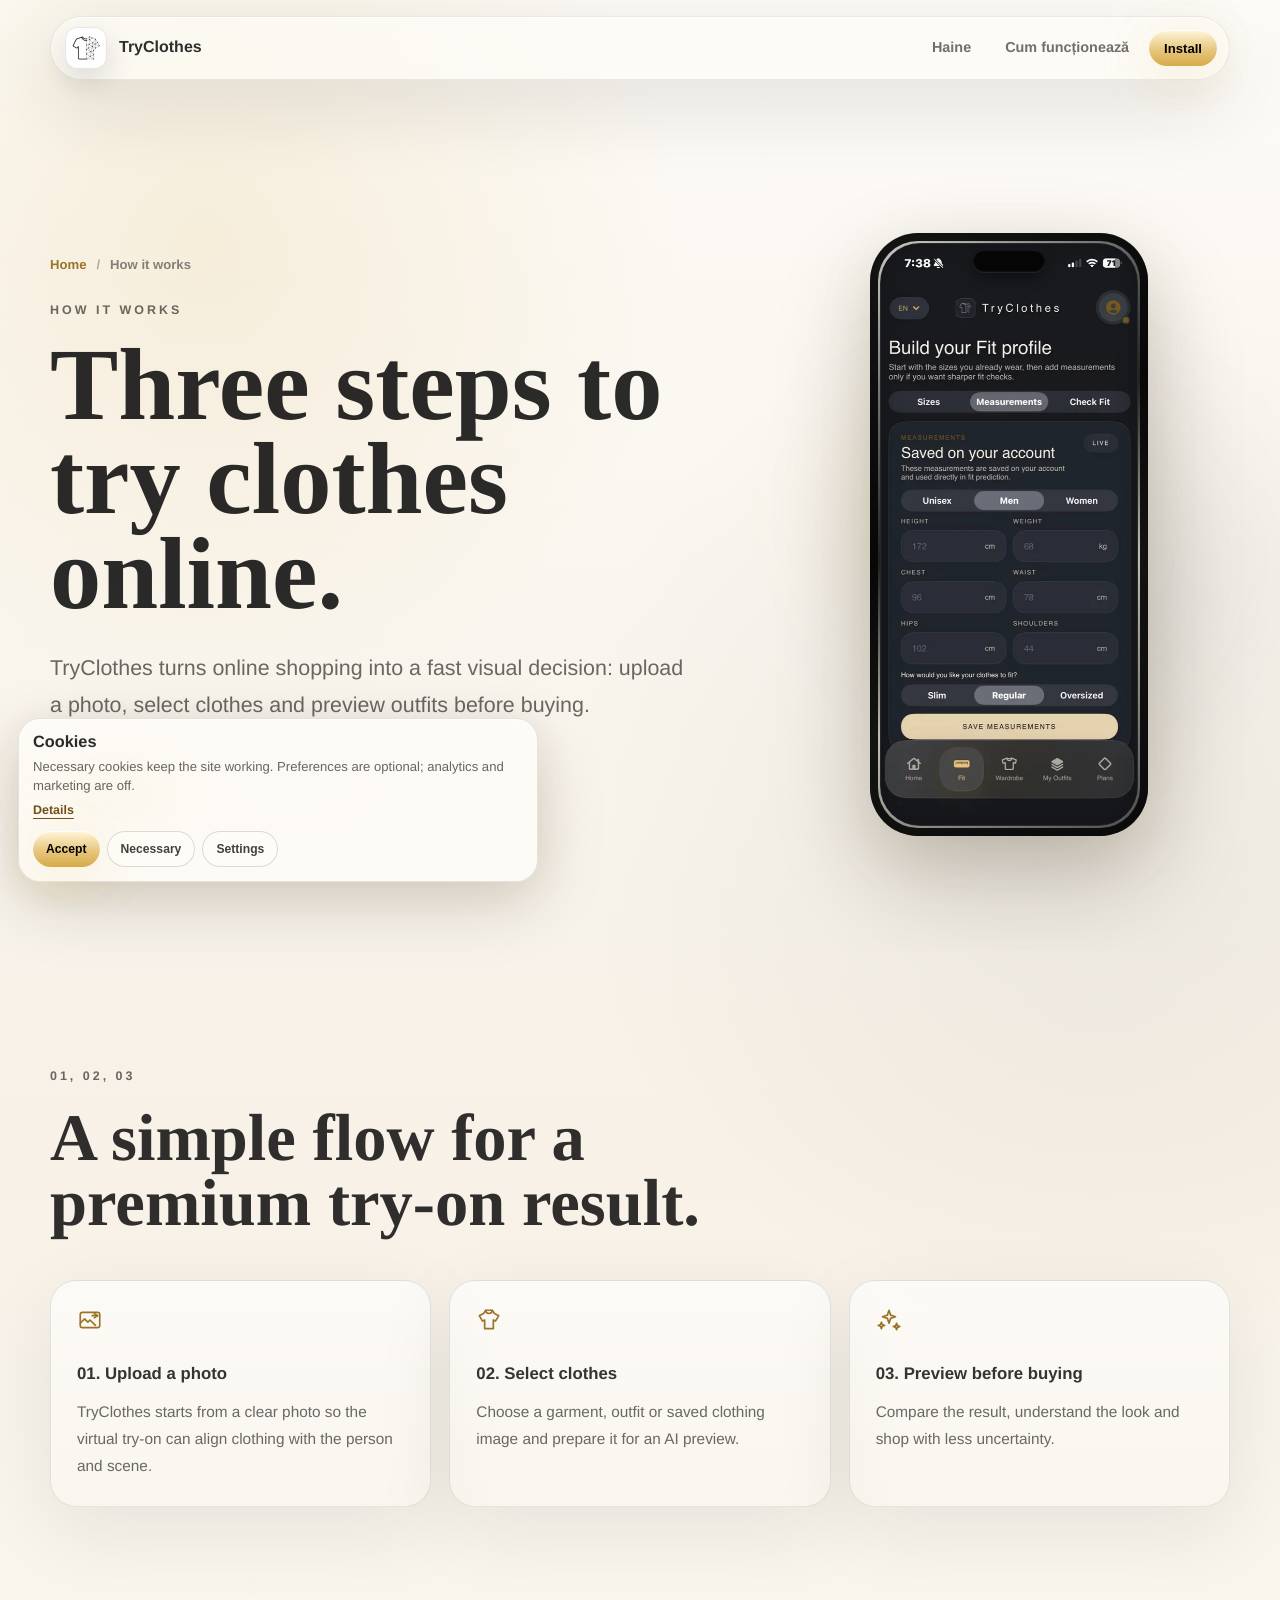
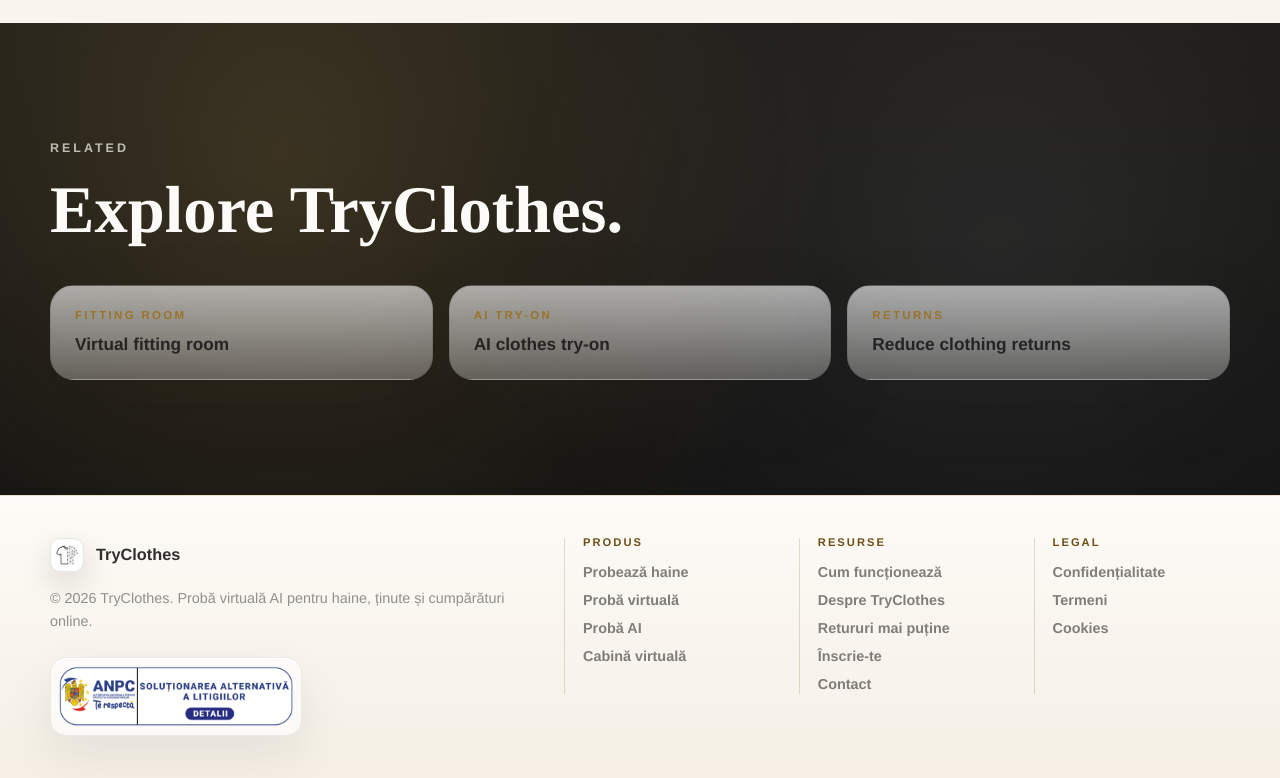
<file: how-it-works/index.html>
<!DOCTYPE html>
<html lang="en" class="scroll-smooth">
<head>
    <meta charset="UTF-8">
    <meta name="viewport" content="width=device-width, initial-scale=1.0">
    <title>How TryClothes Works | TryClothes</title>
    <meta name="description" content="Learn how TryClothes works: upload a photo, select clothes and preview outfits with AI before buying online.">
    <meta name="keywords" content="TryClothes, how TryClothes works, AI virtual try-on, try clothes online, clothing preview">
    <meta name="robots" content="index, follow, max-image-preview:large">
    <meta name="author" content="TryClothes">
    <meta name="theme-color" content="#fdfbf7">
    <link rel="canonical" href="https://try-clothes.com/how-it-works/">

    <meta property="og:type" content="website">
    <meta property="og:site_name" content="TryClothes">
    <meta property="og:title" content="How TryClothes Works">
    <meta property="og:description" content="Upload a photo, select clothes and preview outfits with AI before buying online.">
    <meta property="og:url" content="https://try-clothes.com/how-it-works/">
    <meta property="og:image" content="https://try-clothes.com/og-image.png">

    <meta name="twitter:card" content="summary_large_image">
    <meta name="twitter:title" content="How TryClothes Works">
    <meta name="twitter:description" content="Upload a photo, select clothes and preview outfits with AI.">
    <meta name="twitter:image" content="https://try-clothes.com/og-image.png">

    <link rel="icon" type="image/png" sizes="48x48" href="/favicon-tab-48.png?v=20260527b">
    <link rel="icon" href="/favicon.ico?v=20260527b" sizes="any">
    <link rel="apple-touch-icon" href="/apple-touch-icon.png?v=20260527b">
    <link rel="stylesheet" href="../styles.bundle.css?v=20260525chromenoherospaced">
    <script src="../icons.js?v=20260523tbt6" defer></script>
    <script src="../cookie-consent.js?v=20260525cookies" defer></script>
    <script type="application/ld+json">
        {
          "@context": "https://schema.org",
          "@graph": [
            {
              "@type": "Organization",
              "name": "TryClothes",
              "url": "https://try-clothes.com",
              "logo": "https://try-clothes.com/logo.png",
              "@id": "https://try-clothes.com/#organization",
              "sameAs": [
                "https://www.instagram.com/tryclothes_/"
              ]
            },
            {
              "@type": "HowTo",
              "name": "How TryClothes works",
              "description": "Use TryClothes to try clothes online before buying.",
              "step": [
                {
                  "@type": "HowToStep",
                  "name": "Upload a photo",
                  "text": "Add a clear photo that TryClothes can use for the virtual try-on preview."
                },
                {
                  "@type": "HowToStep",
                  "name": "Select clothes",
                  "text": "Choose clothing images, saved garments or outfits to test."
                },
                {
                  "@type": "HowToStep",
                  "name": "Preview the outfit",
                  "text": "Review the AI-generated outfit preview before buying online."
                }
              ]
            },
            {
              "@type": "BreadcrumbList",
              "itemListElement": [
                {
                  "@type": "ListItem",
                  "position": 1,
                  "name": "TryClothes",
                  "item": "https://try-clothes.com/"
                },
                {
                  "@type": "ListItem",
                  "position": 2,
                  "name": "How it works",
                  "item": "https://try-clothes.com/how-it-works/"
                }
              ]
            }
          ]
        }
    </script>
</head>
<body class="seo-body">
    <nav class="site-nav" aria-label="Main navigation">
        <a class="brand-lockup" href="../" aria-label="TryClothes home">
            <img src="../assets/logo-160.webp?v=20260522perf" alt="TryClothes logo" class="brand-logo" width="42" height="42">
            <span>TryClothes</span>
        </a>

        <div class="nav-actions">
            <a class="nav-link" href="../#experience">Haine</a>
            <a class="nav-link" href="../#how-it-works">Cum funcționează</a>
            <button class="button button-primary button-small install-app-button" type="button" aria-disabled="true">Install</button>
        </div>
    </nav>

    <main class="seo-main">
        <section class="seo-section">
            <div class="seo-inner seo-hero-grid">
                <div>
                    <nav class="seo-breadcrumbs" aria-label="Breadcrumb">
                        <a href="../">Home</a>
                        <span>How it works</span>
                    </nav>
                    <p class="seo-kicker">How it works</p>
                    <h1 class="seo-title">Three steps to try clothes online.</h1>
                    <p class="seo-lead">TryClothes turns online shopping into a fast visual decision: upload a photo, select clothes and preview outfits before buying.</p>
                    <div class="seo-actions">
                        <a class="button button-primary" href="../#download">Înscrie-te</a>
                        <a class="button button-secondary" href="../virtual-fitting-room/">Virtual fitting room</a>
                    </div>
                </div>

                <div class="seo-device-card" aria-label="TryClothes fit profile preview">
                    <div class="seo-phone">
                        <img src="../assets/app-fit-profile-520.webp" alt="TryClothes fit profile screen" width="520" height="1129" loading="eager" decoding="async">
                    </div>
                </div>
            </div>
        </section>

        <section class="seo-section">
            <div class="seo-inner">
                <p class="seo-kicker">01, 02, 03</p>
                <h2>A simple flow for a premium try-on result.</h2>
                <div class="seo-card-grid">
                    <article class="seo-card">
                        <i data-lucide="image-up"></i>
                        <h3>01. Upload a photo</h3>
                        <p>TryClothes starts from a clear photo so the virtual try-on can align clothing with the person and scene.</p>
                    </article>
                    <article class="seo-card">
                        <i data-lucide="shirt"></i>
                        <h3>02. Select clothes</h3>
                        <p>Choose a garment, outfit or saved clothing image and prepare it for an AI preview.</p>
                    </article>
                    <article class="seo-card">
                        <i data-lucide="sparkles"></i>
                        <h3>03. Preview before buying</h3>
                        <p>Compare the result, understand the look and shop with less uncertainty.</p>
                    </article>
                </div>
            </div>
        </section>

        <section class="seo-section seo-section-dark">
            <div class="seo-inner">
                <p class="seo-kicker">Related</p>
                <h2 class="seo-dark-title">Explore TryClothes.</h2>
                <div class="seo-link-grid">
                    <a class="seo-link-card" href="../virtual-fitting-room/">
                        <span>Fitting room</span>
                        <strong>Virtual fitting room</strong>
                    </a>
                    <a class="seo-link-card" href="../ai-clothes-try-on/">
                        <span>AI try-on</span>
                        <strong>AI clothes try-on</strong>
                    </a>
                    <a class="seo-link-card" href="../reduce-clothing-returns/">
                        <span>Returns</span>
                        <strong>Reduce clothing returns</strong>
                    </a>
                </div>
            </div>
        </section>
    </main>

    <footer class="site-footer">
        <div class="footer-inner">
            <div class="footer-brand">
                <a class="brand-lockup brand-lockup-footer" href="../">
                    <img src="../assets/logo-160.webp?v=20260522perf" alt="TryClothes logo" class="brand-logo brand-logo-small" width="34" height="34">
                    <span>TryClothes</span>
                </a>
                <p>© 2026 TryClothes. Probă virtuală AI pentru haine, ținute și cumpărături online.</p>
                <div class="anpc-badges" aria-label="Link ANPC pentru consumatori">
                    <a class="anpc-badge anpc-badge-sal" href="https://reclamatiisal.anpc.ro" target="_blank" rel="noopener noreferrer" aria-label="ANPC - Soluționarea alternativă a litigiilor">
                        <img src="../assets/anpc-sal.png" alt="ANPC - Soluționarea alternativă a litigiilor" width="320" height="90" loading="lazy" decoding="async">
                    </a>
                </div>
            </div>
            <nav class="footer-links" aria-label="Pagini TryClothes">
                <div class="footer-link-group">
                    <span class="footer-link-title">Produs</span>
                    <a href="../probeaza-haine-online/">Probează haine</a>
                    <a href="../proba-virtuala-haine/">Probă virtuală</a>
                    <a href="../ai-clothes-try-on/">Probă AI</a>
                    <a href="../virtual-fitting-room/">Cabină virtuală</a>
                </div>
                <div class="footer-link-group">
                    <span class="footer-link-title">Resurse</span>
                    <a href="../how-it-works/">Cum funcționează</a>
                    <a href="../about/">Despre TryClothes</a>
                    <a href="../reduce-clothing-returns/">Retururi mai puține</a>
                    <a href="../#download">Înscrie-te</a>
                    <a href="../contact/">Contact</a>
                </div>
                <div class="footer-link-group">
                    <span class="footer-link-title">Legal</span>
                    <a href="../privacy/">Confidențialitate</a>
                    <a href="../terms/">Termeni</a>
                    <a href="../cookies/">Cookies</a>
                </div>
            </nav>
        </div>
    </footer>
</body>
</html>
</file>
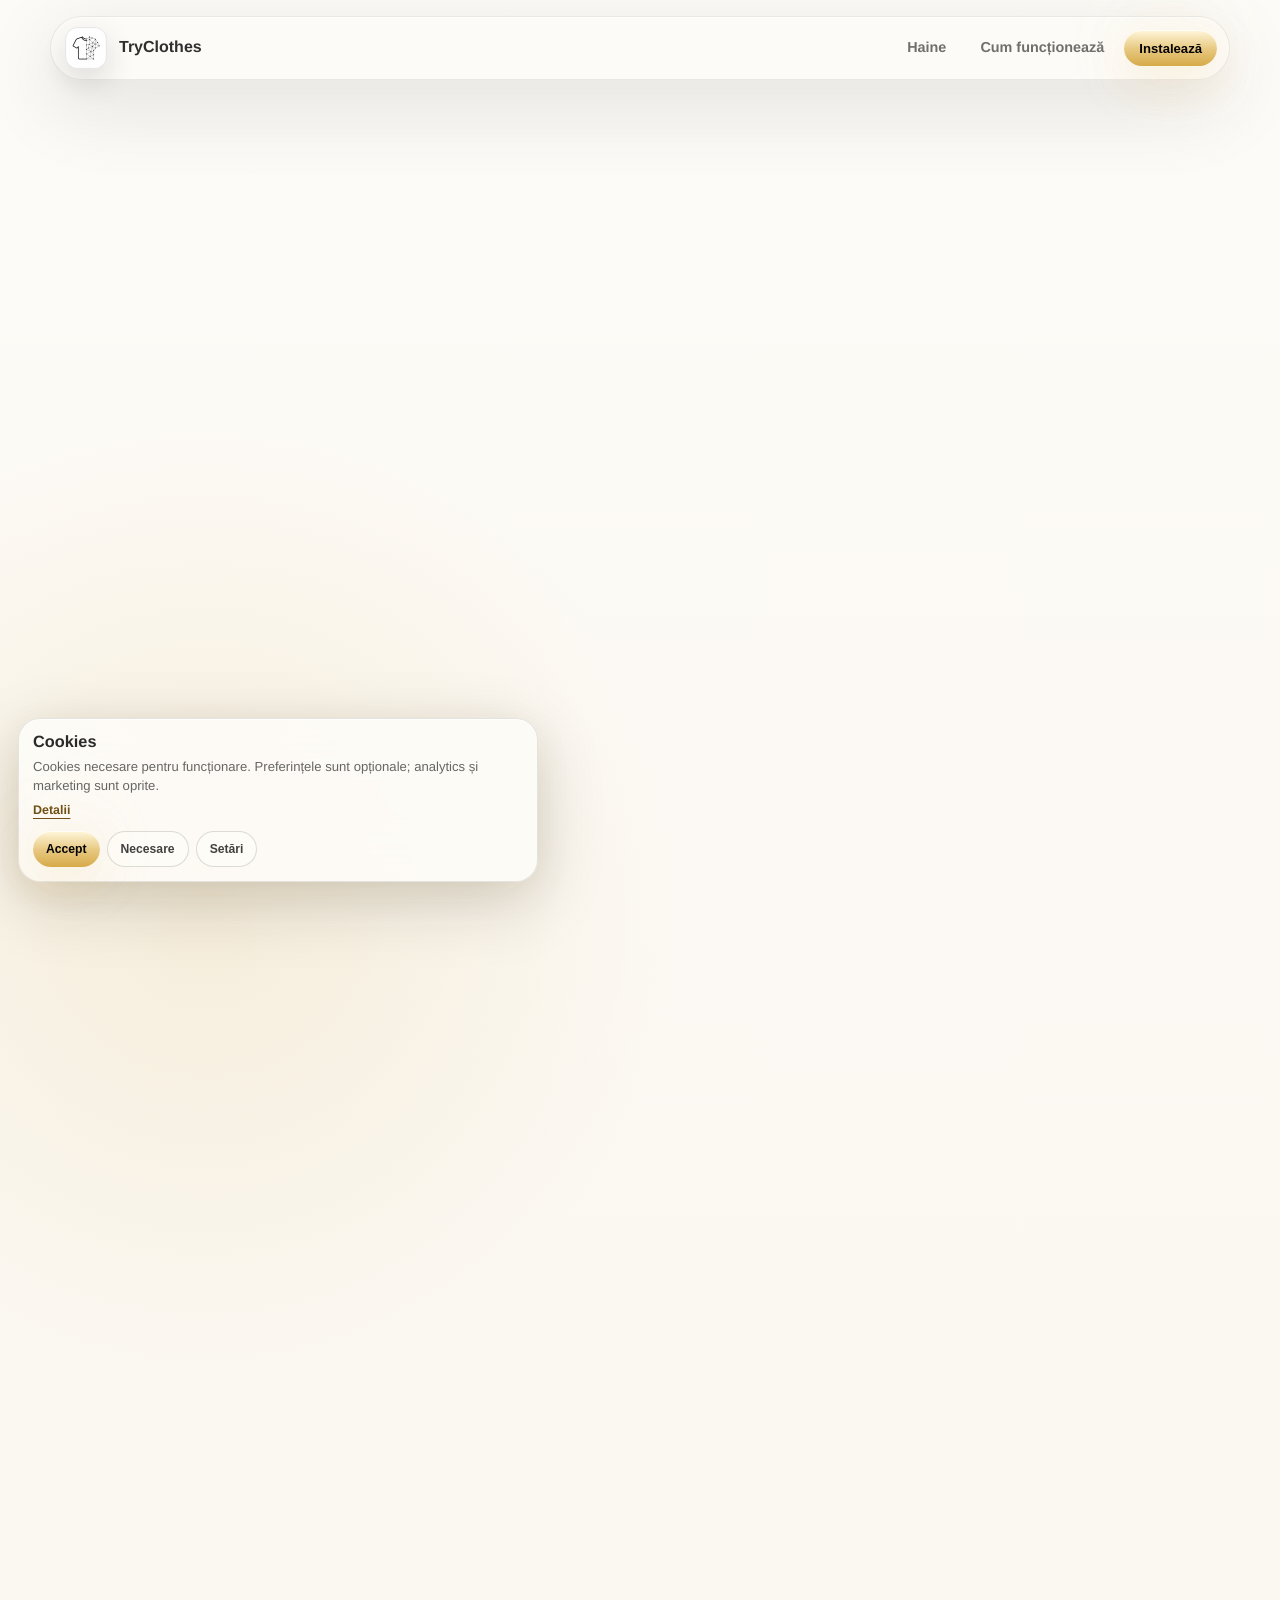
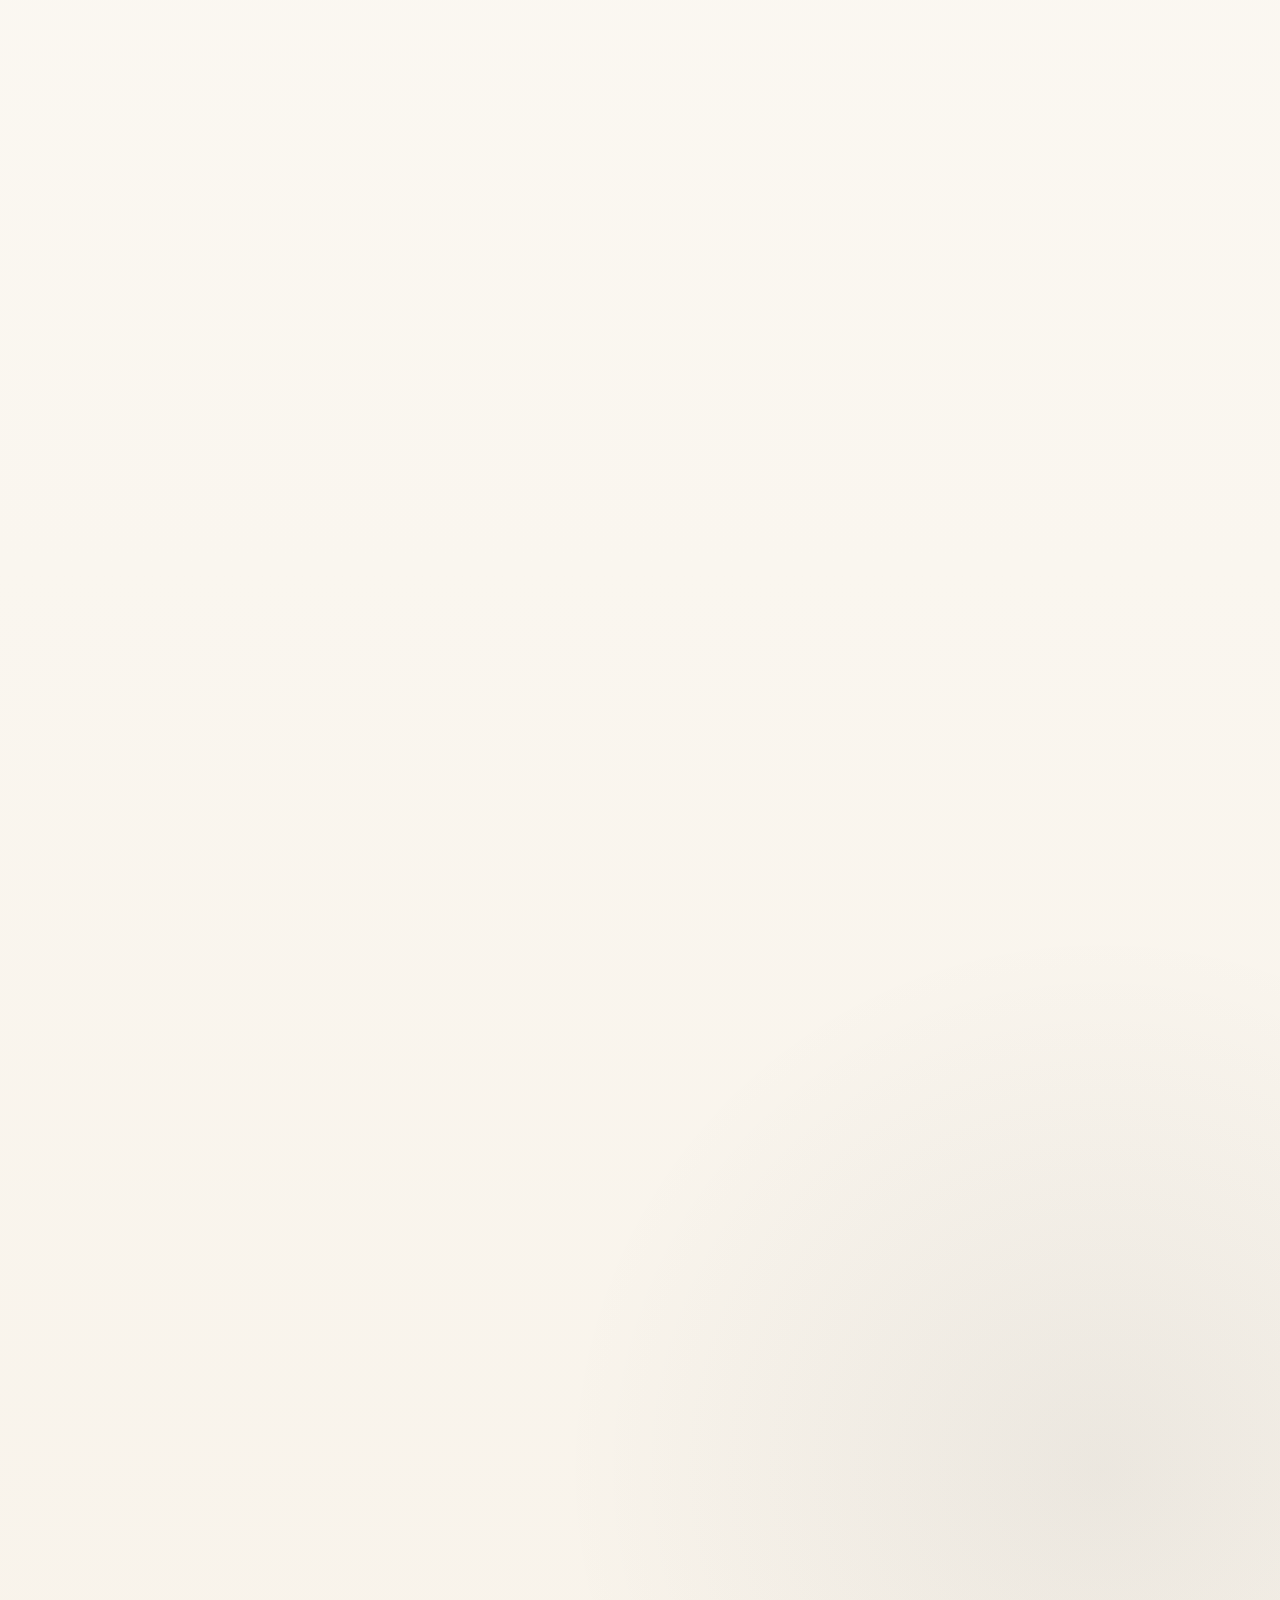
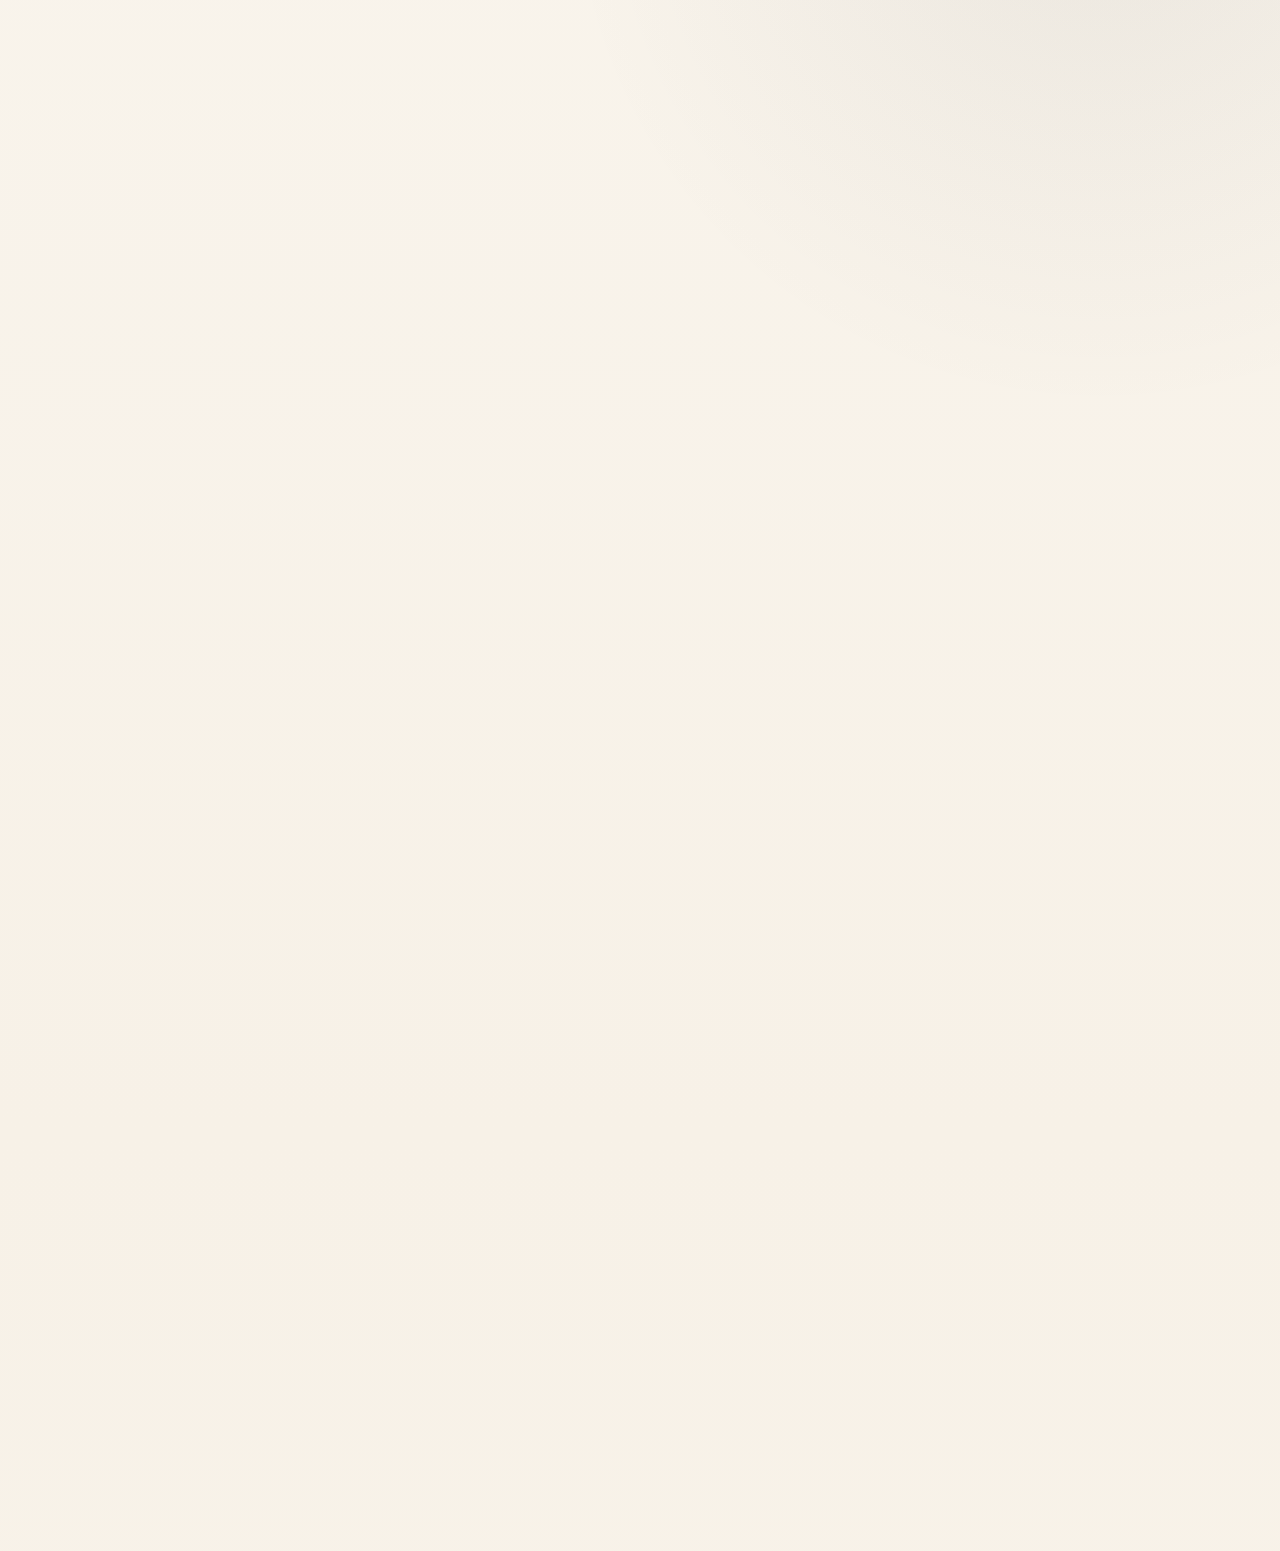
<file: privacy/index.html>
<!DOCTYPE html>
<html lang="ro" class="scroll-smooth">
<head>
    <meta charset="UTF-8">
    <meta name="viewport" content="width=device-width, initial-scale=1.0">
    <title>Politica de confidențialitate | TryClothes</title>
    <meta name="description" content="Politica de confidențialitate TryClothes: date colectate în website, aplicația iOS, cont, credite, poze, rezultate AI, token de dispozitiv și ștergere cont.">
    <meta name="robots" content="index, follow, max-image-preview:large">
    <meta name="author" content="TryClothes">
    <meta name="theme-color" content="#fdfbf7">
    <link rel="canonical" href="https://try-clothes.com/privacy/">
    <meta property="og:type" content="website">
    <meta property="og:locale" content="ro_RO">
    <meta property="og:site_name" content="TryClothes">
    <meta property="og:title" content="Politica de confidențialitate TryClothes">
    <meta property="og:description" content="Informații despre datele colectate, scopuri, drepturi GDPR, procesare AI, credite, token de dispozitiv și ștergere cont.">
    <meta property="og:url" content="https://try-clothes.com/privacy/">
    <meta property="og:image" content="https://try-clothes.com/og-image.png">
    <link rel="icon" type="image/png" sizes="48x48" href="/favicon-tab-48.png?v=20260527b">
    <link rel="icon" href="/favicon.ico?v=20260527b" sizes="any">
    <link rel="apple-touch-icon" href="/apple-touch-icon.png?v=20260527b">
    <link rel="stylesheet" href="../styles.bundle.css?v=20260525chromenoherospaced">
    <script src="../cookie-consent.js?v=20260525cookies" defer></script>
</head>
<body class="seo-body legal-page">
    <nav class="site-nav" aria-label="Navigație principală">
        <a class="brand-lockup" href="../" aria-label="TryClothes home">
            <img src="../assets/logo-160.webp?v=20260522perf" alt="TryClothes logo" class="brand-logo" width="42" height="42">
            <span>TryClothes</span>
        </a>

        <div class="nav-actions">
            <a class="nav-link" href="../#experience">Haine</a>
            <a class="nav-link" href="../#how-it-works">Cum funcționează</a>
            <button class="button button-primary button-small install-app-button" type="button" aria-disabled="true">Instalează</button>
        </div>
    </nav>

    <main class="seo-main">
        <section class="seo-section legal-hero">
            <div class="seo-inner">
                <nav class="seo-breadcrumbs" aria-label="Breadcrumb">
                    <a href="../">Acasă</a>
                    <span>Confidențialitate</span>
                </nav>
                <p class="seo-kicker">GDPR și date personale</p>
                <h1 class="seo-title legal-title">Politica de confidențialitate.</h1>
                <p class="seo-lead">Această pagină explică ce date poate colecta TryClothes în website, aplicația iOS, backend, conturi, credite, try-on AI, recomandări de fit și photo-to-video.</p>
                <p class="legal-updated">Ultima actualizare: 25 mai 2026</p>
            </div>
        </section>

        <section class="seo-section legal-section">
            <div class="seo-inner legal-layout">
                <aside class="legal-summary">
                    <p class="seo-kicker">Pe scurt</p>
                    <p>Operator: administratorul proiectului TryClothes, contactabil prin email.</p>
                    <p>Contact confidențialitate: <a href="mailto:contact@try-clothes.com">contact@try-clothes.com</a></p>
                    <p class="legal-note">TryClothes este în fază de pre-lansare. Datele entității comerciale vor fi publicate după constituire și înainte de vânzarea directă de servicii.</p>
                </aside>

                <div class="legal-content">
                    <h2>1. Cine este operatorul datelor</h2>
                    <p>TryClothes este un proiect în fază de pre-lansare. Website-ul <a href="https://try-clothes.com/">try-clothes.com</a> este administrat de echipa TryClothes, iar solicitările privind datele personale sunt gestionate prin <a href="mailto:contact@try-clothes.com">contact@try-clothes.com</a>. După constituirea entității comerciale, această pagină va fi actualizată cu datele legale complete ale operatorului.</p>

                    <h2>2. Date colectate pe website</h2>
                    <p>Pe website colectăm adresa de email introdusă în formularul de înscriere sau contact, mesajul transmis, consimțământul pentru comunicări, data trimiterii și informații tehnice minime necesare securității și livrării formularului, precum adresa IP, user-agent, protecție anti-spam și loguri de server. Formularul de înscriere poate fi procesat prin Web3Forms, care primește datele necesare pentru transmiterea mesajului către TryClothes.</p>

                    <h2>3. Date colectate în aplicație</h2>
                    <p>În aplicație putem colecta date de cont, cum ar fi email, metodă de autentificare, identificatori interni, sesiuni, preferințe și statusul contului. Pentru funcțiile de try-on putem procesa poze încărcate de tine, poze cu haine, rezultate generate cu AI, rezultate video, prompturi tehnice, măsurători sau estimări de fit, preferințe de stil, ținute salvate și istoricul generărilor.</p>
                    <p>Pentru credite, free trial și prevenirea abuzului, aplicația creează un token unic de instalare pe dispozitiv. Backend-ul păstrează o versiune securizată sau hash a acestui identificator, împreună cu informații tehnice precum IP sau user-agent hash-uit, astfel încât aceeași instalare să nu poată primi free trial nelimitat prin conturi multiple. Acest token nu este folosit pentru advertising.</p>

                    <h2>4. Scopuri și temeiuri legale</h2>
                    <ul>
                        <li>Înscriere pe listă, răspunsuri la mesaje și comunicări despre acces: consimțământul tău, pe care îl poți retrage oricând prin email.</li>
                        <li>Crearea contului, autentificare, salvarea profilului și oferirea funcțiilor cerute: executarea serviciului sau demersuri precontractuale.</li>
                        <li>Generarea try-on, photo-to-video, recomandări de fit, consum credite și istoric: executarea serviciului solicitat.</li>
                        <li>Free trial per dispozitiv, prevenirea fraudelor, securitate, rate limiting, depanare și monitorizarea performanței: interes legitim.</li>
                        <li>Plăți, fiscalitate, reclamații și obligații legale: obligație legală, când este cazul.</li>
                    </ul>

                    <h2>5. Poze, rezultate AI și măsurători</h2>
                    <p>Pozele și rezultatele generate sunt folosite pentru funcțiile TryClothes cerute de tine: probă haine online, comparație outfit-uri, photo-to-video, recomandări de fit și salvarea rezultatelor în cont. Nu trebuie să încarci poze cu alte persoane fără acordul lor și nu folosi poze cu minori decât dacă ai dreptul legal să faci asta.</p>
                    <p>Rezultatele generate de AI pot fi aproximative, pot modifica imaginea inițială și nu garantează potrivirea exactă a mărimii, materialului, culorii sau croielii. TryClothes tratează aceste rezultate ca imagini sau video generate ori asistate de AI, nu ca imagini reale nemodificate.</p>

                    <h2>6. Furnizori și procesare AI</h2>
                    <p>Putem folosi furnizori pentru hosting, baze de date, Redis/cache, formulare, email, autentificare, procesarea plăților, stocare, monitorizare, procesare cloud și generare AI. Pentru generarea de imagini sau video putem trimite datele necesare către servicii AI precum FASHN și, pentru anumite funcții, OpenAI sau furnizori similari. Furnizorii procesează datele conform rolului lor contractual și politicilor proprii.</p>
                    <p>Dacă datele sunt transferate în afara Spațiului Economic European, folosim garanții adecvate când sunt necesare, inclusiv clauze contractuale standard sau mecanisme echivalente. Nu vindem pozele, rezultatele sau datele de cont către brokeri de date și nu folosim tracking publicitar cross-site în aplicație.</p>

                    <h2>7. Plăți, credite și Apple</h2>
                    <p>Când sunt disponibile achiziții în aplicație, plățile sunt procesate prin Apple App Store sau furnizorul afișat în aplicație. TryClothes nu primește și nu stochează datele complete ale cardului. Putem stoca statusul tranzacției, produsul cumpărat, numărul de credite, identificatori de tranzacție, istoricul consumului de credite și informații necesare pentru suport, prevenirea abuzului și contabilitate.</p>

                    <h2>8. Stocare locală și securitate</h2>
                    <p>Aplicația poate stoca local pe dispozitiv sesiuni, preferințe, cache, imagini temporare, tokenul de instalare și date necesare funcționării offline sau rapide. Pe server folosim controale de acces, loguri, rate limiting și separarea datelor acolo unde este rezonabil. Nicio metodă de securitate nu este perfectă, dar proiectăm fluxurile pentru a limita datele păstrate și accesul la ele.</p>

                    <h2>9. Cât timp păstrăm datele</h2>
                    <p>Emailul din lista de înscriere este păstrat până la retragerea consimțământului, curățarea listei sau închiderea campaniei de acces. Poți cere oricând dezabonarea sau ștergerea emailului printr-un mesaj la <a href="mailto:contact@try-clothes.com">contact@try-clothes.com</a>. Datele de cont și creditele sunt păstrate cât timp contul este activ și cât este necesar pentru obligații legale, suport sau prevenirea fraudelor.</p>
                    <p>Ca regulă operațională, pozele brute încărcate pentru generare pot fi șterse automat după aproximativ 72 de ore, rezultatele generate pot fi păstrate până la 90 de zile sau cât timp sunt salvate în cont, joburile video temporare pot fi păstrate aproximativ 24 de ore, logurile tehnice sunt păstrate pe durate limitate pentru securitate și depanare, iar cache-urile sau prompturile tehnice premium pot fi păstrate până la 30 de zile pentru performanță și suport. Aceste durate pot fi ajustate dacă legea, securitatea sau cererea ta justifică altceva.</p>

                    <h2>10. Ștergere cont și opțiuni</h2>
                    <p>Poți cere ștergerea contului din aplicație, când opțiunea este disponibilă, sau prin email la <a href="mailto:contact@try-clothes.com">contact@try-clothes.com</a>. Ștergerea contului elimină sau anonimizează datele de profil și conținutul salvat, cu excepția datelor pe care trebuie să le păstrăm pentru obligații legale, antifraudă, securitate sau evidența tranzacțiilor. Dezinstalarea aplicației poate șterge date locale, dar nu șterge automat datele deja salvate pe server.</p>

                    <h2>11. Drepturile tale</h2>
                    <p>Dacă te afli în Uniunea Europeană, ai drept de acces, rectificare, ștergere, restricționare, portabilitate, opoziție și retragere a consimțământului. Poți cere și ștergerea pozelor încărcate sau a rezultatelor generate, în limitele tehnice și legale. Trimite cererea la <a href="mailto:contact@try-clothes.com">contact@try-clothes.com</a>. Ai și dreptul să depui plângere la Autoritatea Națională de Supraveghere a Prelucrării Datelor cu Caracter Personal.</p>
                    <p>Dacă te afli într-o jurisdicție cu drepturi suplimentare, precum California, ne poți contacta pentru acces, ștergere sau opțiuni privind datele tale. TryClothes nu vinde date personale în sensul obișnuit al brokerajului de date.</p>

                    <h2>12. Minori</h2>
                    <p>TryClothes nu este destinat copiilor sub 13 ani. Dacă aflăm că am primit date de la un copil sub 13 ani fără acordul necesar, vom lua măsuri pentru ștergerea datelor.</p>

                    <h2>13. Modificări</h2>
                    <p>Putem actualiza această politică pe măsură ce produsul evoluează. Versiunea curentă va fi mereu disponibilă pe această pagină.</p>
                </div>
            </div>
        </section>
    </main>

    <footer class="site-footer">
        <div class="footer-inner">
            <div class="footer-brand">
                <a class="brand-lockup brand-lockup-footer" href="../">
                    <img src="../assets/logo-160.webp?v=20260522perf" alt="TryClothes logo" class="brand-logo brand-logo-small" width="34" height="34">
                    <span>TryClothes</span>
                </a>
                <p>© 2026 TryClothes. Probă virtuală AI pentru haine, ținute și cumpărături online.</p>
                <div class="anpc-badges" aria-label="Link ANPC pentru consumatori">
                    <a class="anpc-badge anpc-badge-sal" href="https://reclamatiisal.anpc.ro" target="_blank" rel="noopener noreferrer" aria-label="ANPC - Soluționarea alternativă a litigiilor">
                        <img src="../assets/anpc-sal.png" alt="ANPC - Soluționarea alternativă a litigiilor" width="320" height="90" loading="lazy" decoding="async">
                    </a>
                </div>
            </div>
            <nav class="footer-links" aria-label="Pagini TryClothes">
                <div class="footer-link-group">
                    <span class="footer-link-title">Produs</span>
                    <a href="../probeaza-haine-online/">Probează haine</a>
                    <a href="../proba-virtuala-haine/">Probă virtuală</a>
                    <a href="../ai-clothes-try-on/">Probă AI</a>
                    <a href="../virtual-fitting-room/">Cabină virtuală</a>
                </div>
                <div class="footer-link-group">
                    <span class="footer-link-title">Resurse</span>
                    <a href="../how-it-works/">Cum funcționează</a>
                    <a href="../about/">Despre TryClothes</a>
                    <a href="../reduce-clothing-returns/">Retururi mai puține</a>
                    <a href="../#download">Înscrie-te</a>
                    <a href="../contact/">Contact</a>
                </div>
                <div class="footer-link-group">
                    <span class="footer-link-title">Legal</span>
                    <a href="../privacy/">Confidențialitate</a>
                    <a href="../terms/">Termeni</a>
                    <a href="../cookies/">Cookies</a>
                </div>
            </nav>
        </div>
    </footer>
</body>
</html>
</file>
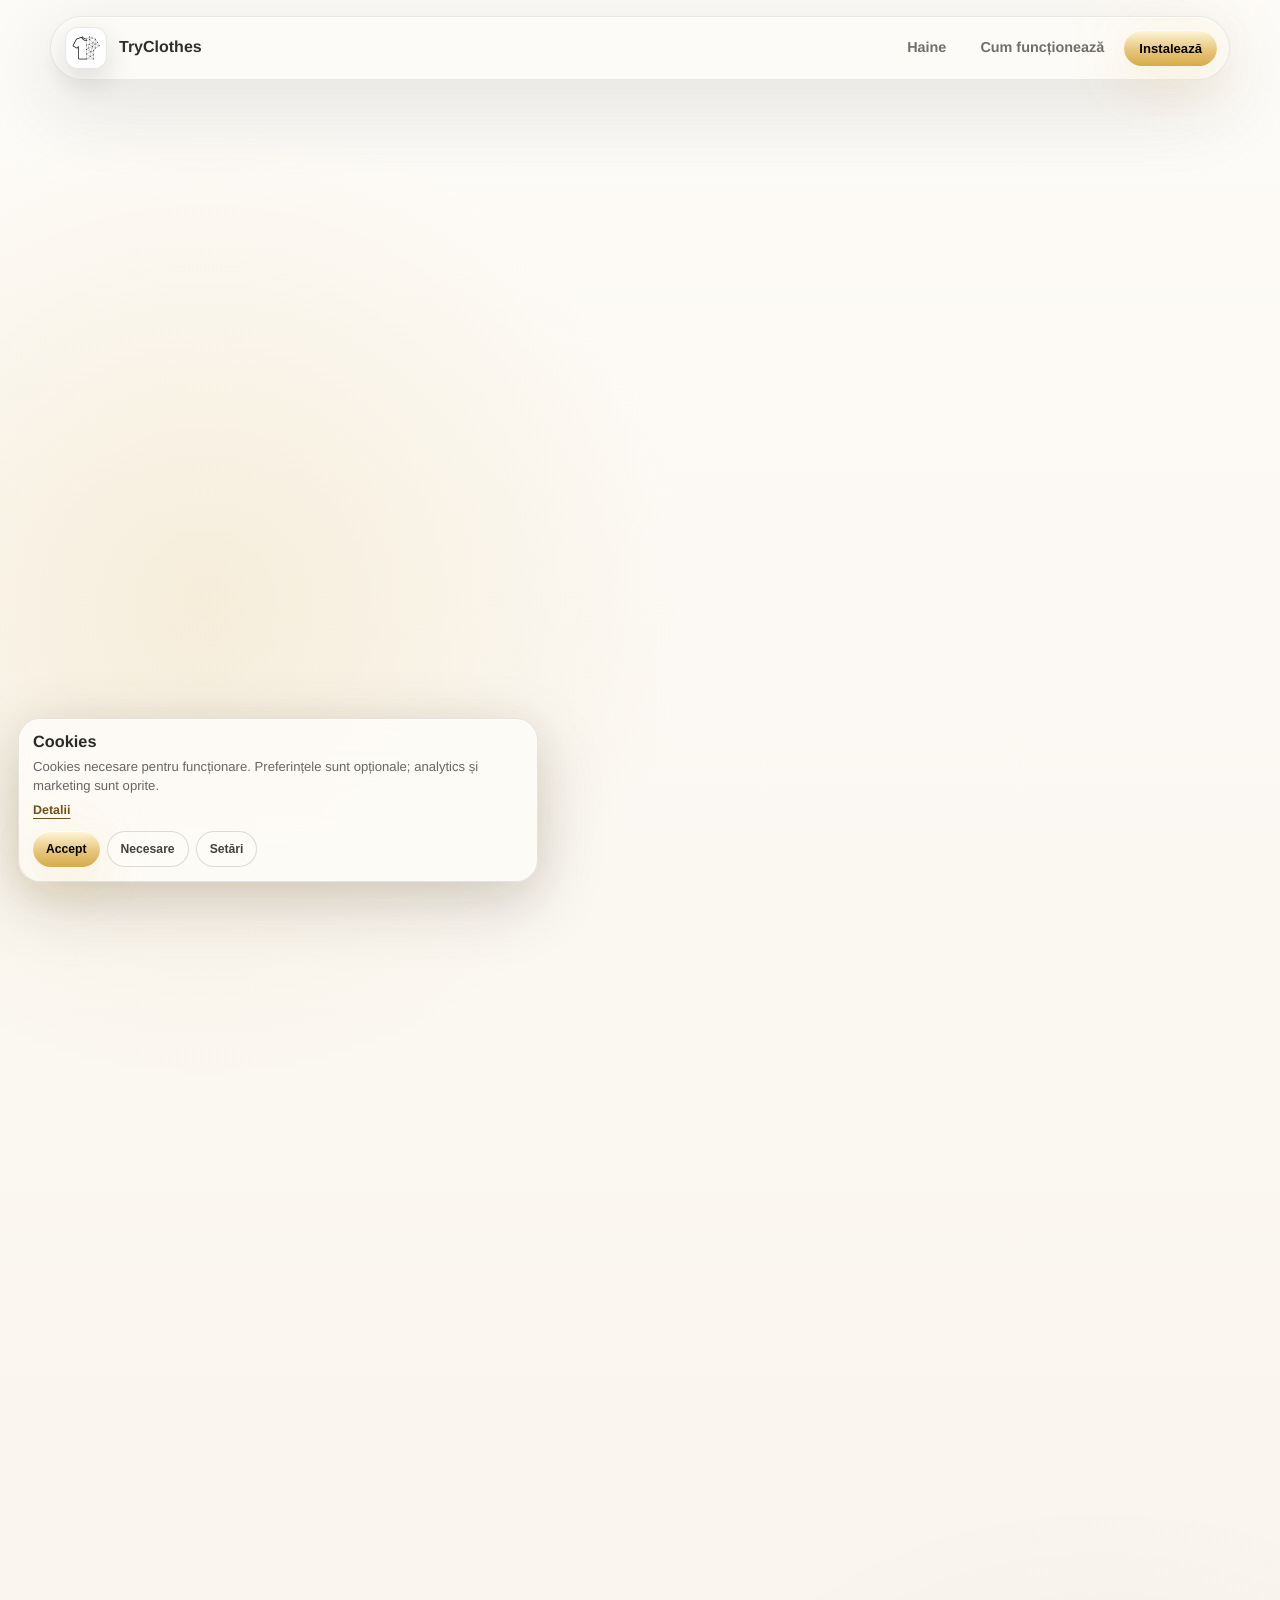
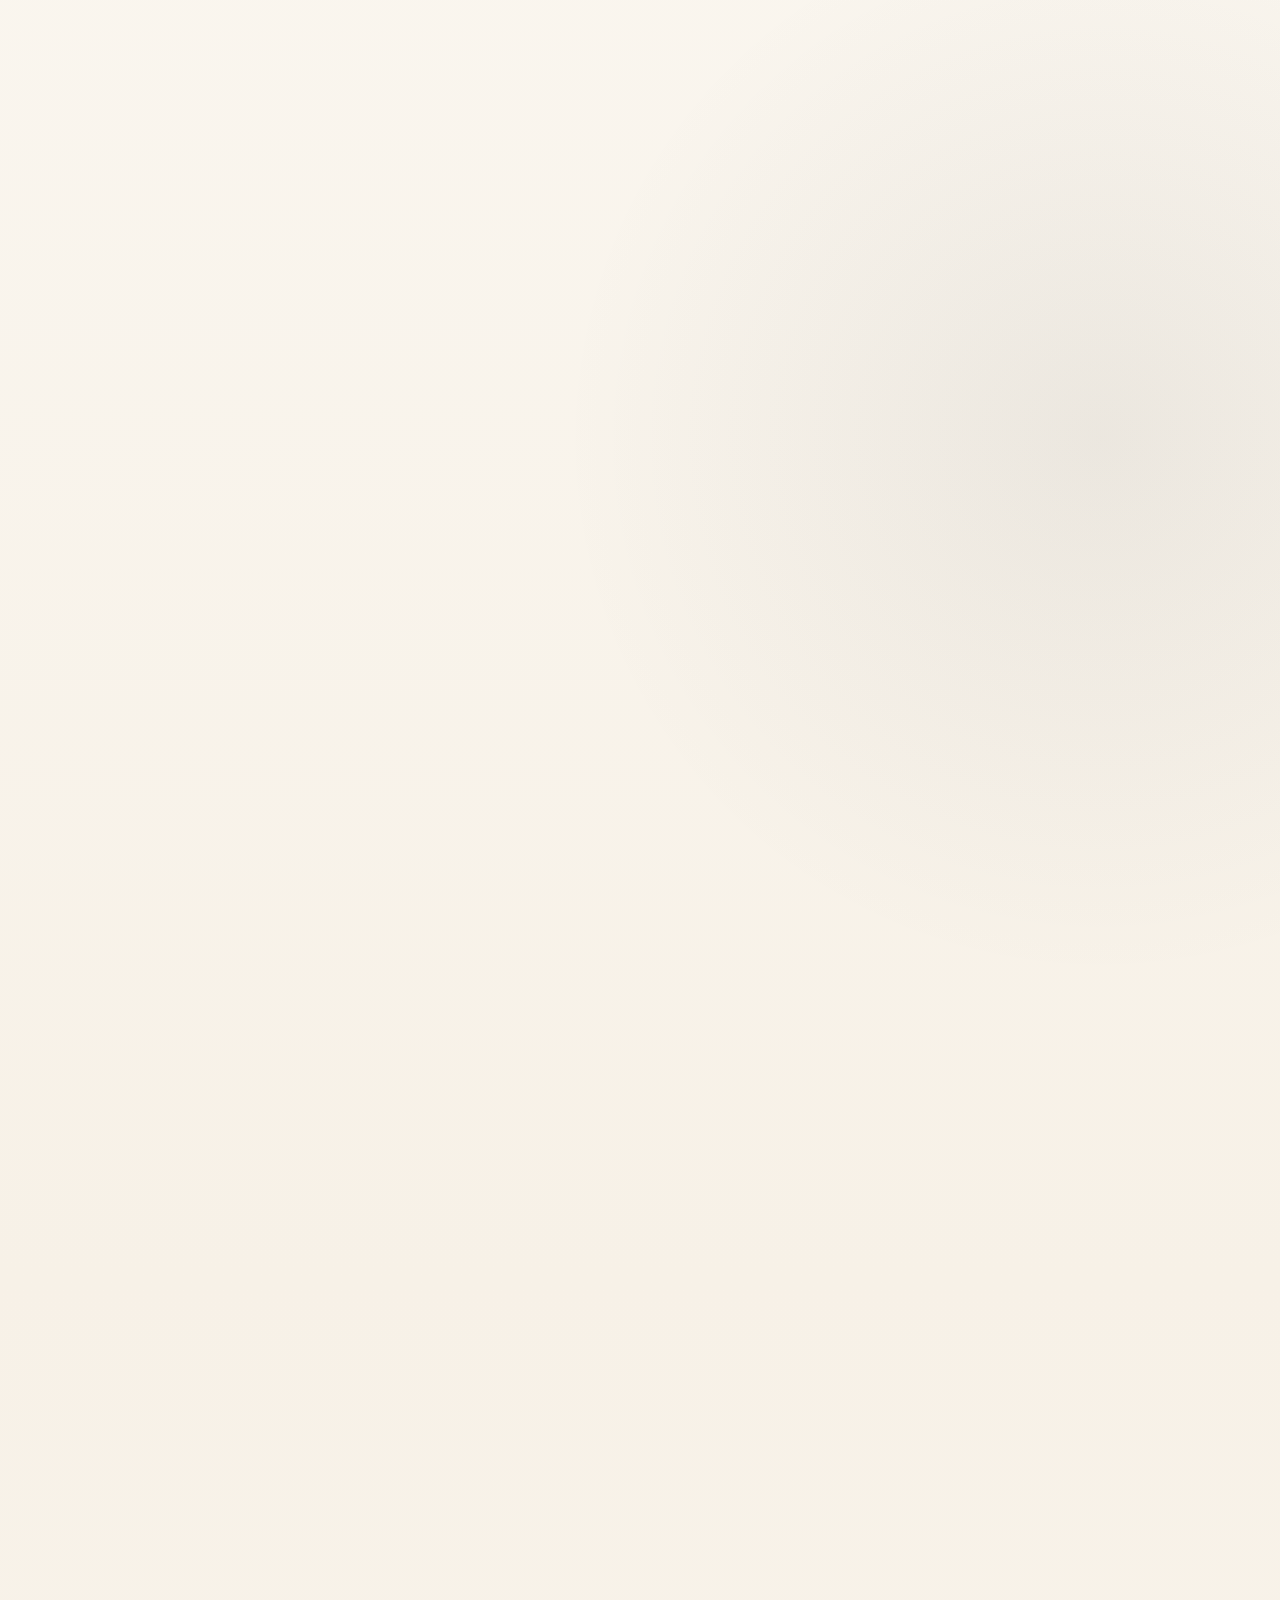
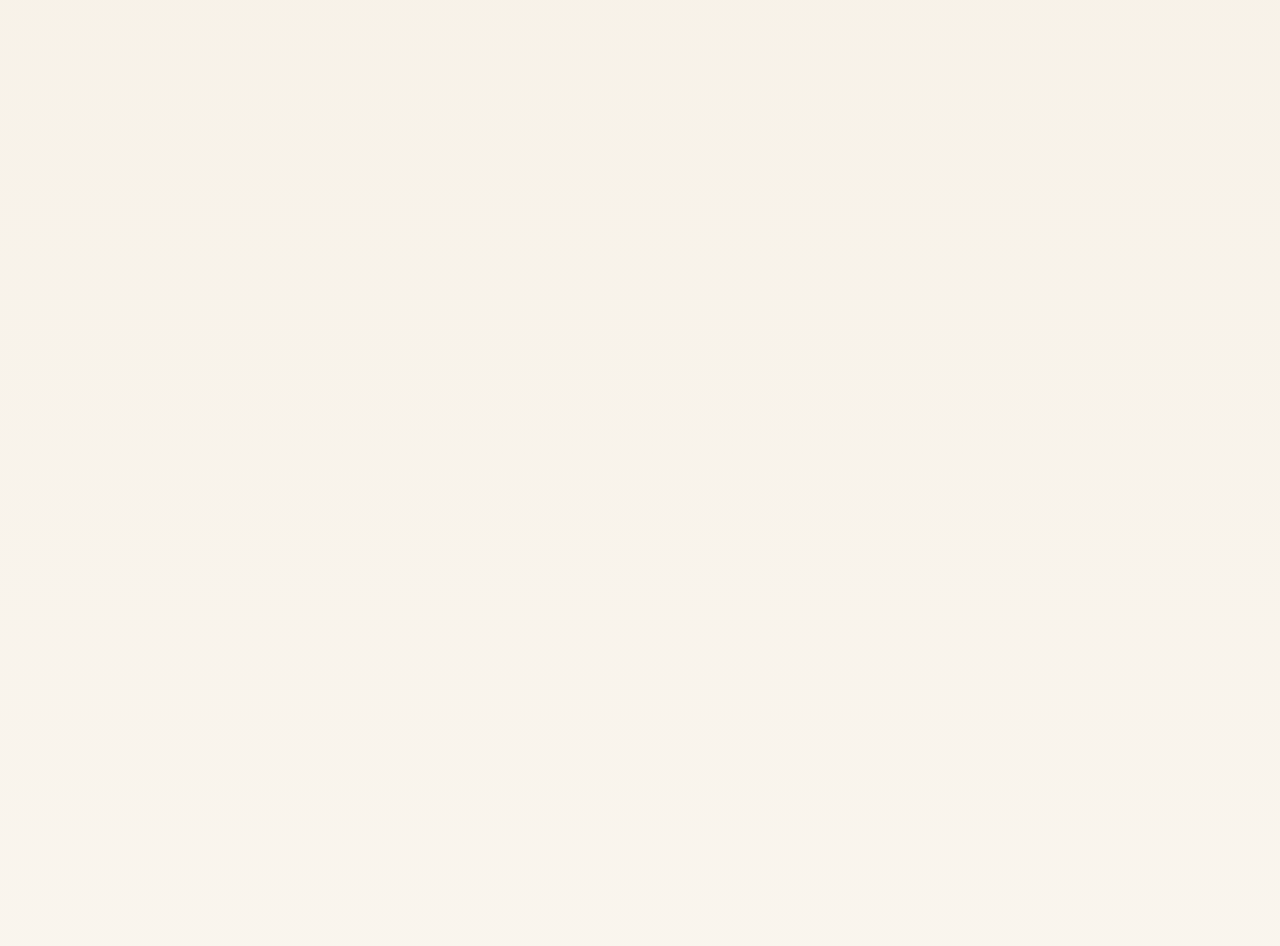
<file: proba-virtuala-haine/index.html>
<!DOCTYPE html>
<html lang="ro" class="scroll-smooth">
<head>
    <meta charset="UTF-8">
    <meta name="viewport" content="width=device-width, initial-scale=1.0">
    <title>Probă virtuală haine | TryClothes fitting room cu AI</title>
    <meta name="description" content="Probă virtuală pentru haine cu TryClothes. Vezi cum se așază ținutele, compară outfit-uri și cumpără online cu mai multă încredere.">
    <meta name="keywords" content="probă virtuală haine, proba virtuala haine, virtual fitting room, haine AI, probează haine, outfit virtual, TryClothes">
    <meta name="robots" content="index, follow, max-image-preview:large">
    <meta name="author" content="TryClothes">
    <meta name="theme-color" content="#fdfbf7">
    <link rel="canonical" href="https://try-clothes.com/proba-virtuala-haine/">

    <meta property="og:type" content="website">
    <meta property="og:locale" content="ro_RO">
    <meta property="og:site_name" content="TryClothes">
    <meta property="og:title" content="Probă virtuală haine | TryClothes">
    <meta property="og:description" content="O cabină virtuală premium pentru haine, ținute și shopping online fără ghicit.">
    <meta property="og:url" content="https://try-clothes.com/proba-virtuala-haine/">
    <meta property="og:image" content="https://try-clothes.com/og-image.png">

    <meta name="twitter:card" content="summary_large_image">
    <meta name="twitter:title" content="Probă virtuală haine | TryClothes">
    <meta name="twitter:description" content="Vezi cum îți vin hainele înainte să comanzi.">
    <meta name="twitter:image" content="https://try-clothes.com/og-image.png">

    <link rel="icon" type="image/png" sizes="48x48" href="/favicon-tab-48.png?v=20260527b">
    <link rel="icon" href="/favicon.ico?v=20260527b" sizes="any">
    <link rel="apple-touch-icon" href="/apple-touch-icon.png?v=20260527b">
    <link rel="stylesheet" href="../styles.bundle.css?v=20260525chromenoherospaced">
    <script src="../icons.js?v=20260523tbt6" defer></script>
    <script src="../cookie-consent.js?v=20260525cookies" defer></script>
    <script type="application/ld+json">
        {
          "@context": "https://schema.org",
          "@graph": [
            {
              "@type": "Organization",
              "@id": "https://try-clothes.com/#organization",
              "name": "TryClothes",
              "url": "https://try-clothes.com",
              "logo": "https://try-clothes.com/logo.png",
              "sameAs": [
                "https://www.instagram.com/tryclothes_/"
              ]
            },
            {
              "@type": "WebPage",
              "@id": "https://try-clothes.com/proba-virtuala-haine/#webpage",
              "url": "https://try-clothes.com/proba-virtuala-haine/",
              "name": "Probă virtuală haine",
              "description": "Pagină despre proba virtuală de haine și cabina digitală TryClothes.",
              "inLanguage": "ro-RO"
            },
            {
              "@type": "BreadcrumbList",
              "itemListElement": [
                {
                  "@type": "ListItem",
                  "position": 1,
                  "name": "TryClothes",
                  "item": "https://try-clothes.com/"
                },
                {
                  "@type": "ListItem",
                  "position": 2,
                  "name": "Probă virtuală haine",
                  "item": "https://try-clothes.com/proba-virtuala-haine/"
                }
              ]
            },
            {
              "@type": "FAQPage",
              "mainEntity": [
                {
                  "@type": "Question",
                  "name": "Ce este o probă virtuală de haine?",
                  "acceptedAnswer": {
                    "@type": "Answer",
                    "text": "O probă virtuală de haine îți arată cum poate arăta o ținută pe corpul tău înainte să cumperi online."
                  }
                },
                {
                  "@type": "Question",
                  "name": "TryClothes este doar un filtru?",
                  "acceptedAnswer": {
                    "@type": "Answer",
                    "text": "Nu. TryClothes este gândit ca o experiență de fitting room digital, cu atenție la proporții, lumină și outfit."
                  }
                }
              ]
            }
          ]
        }
    </script>
</head>
<body class="seo-body">
    <nav class="site-nav" aria-label="Navigație principală">
        <a class="brand-lockup" href="../" aria-label="TryClothes home">
            <img src="../assets/logo-160.webp?v=20260522perf" alt="TryClothes logo" class="brand-logo" width="42" height="42">
            <span>TryClothes</span>
        </a>

        <div class="nav-actions">
            <a class="nav-link" href="../#experience">Haine</a>
            <a class="nav-link" href="../#how-it-works">Cum funcționează</a>
            <button class="button button-primary button-small install-app-button" type="button" aria-disabled="true">Instalează</button>
        </div>
    </nav>

    <main class="seo-main">
        <section class="seo-section">
            <div class="seo-inner seo-hero-grid">
                <div>
                    <nav class="seo-breadcrumbs" aria-label="Breadcrumb">
                        <a href="../">Acasă</a>
                        <span>Probă virtuală haine</span>
                    </nav>
                    <p class="seo-kicker">Virtual fitting room</p>
                    <h1 class="seo-title">Probă virtuală de haine, construită pentru decizii reale.</h1>
                    <p class="seo-lead">TryClothes duce experiența de fitting room pe telefon: în loc să ghicești dacă o haină îți vine bine, poți vedea un preview al ținutei pe corpul tău și poți compara variantele înainte de comandă.</p>
                    <div class="seo-actions">
                        <a class="button button-primary" href="../#download">Înscrie-te</a>
                        <a class="button button-secondary" href="../probeaza-haine-online/">Probează haine online</a>
                    </div>
                </div>

                <div class="seo-device-card" aria-label="Fit profile TryClothes pe iPhone">
                    <div class="seo-phone">
                        <img src="../assets/app-fit-profile-520.webp" alt="Fit profile pentru probă virtuală de haine" width="520" height="1129" loading="eager" decoding="async">
                    </div>
                </div>
            </div>
        </section>

        <section class="seo-section">
            <div class="seo-inner">
                <p class="seo-kicker">Realism</p>
                <h2>O probă virtuală trebuie să fie utilă, nu doar spectaculoasă.</h2>
                <p class="seo-intro-text">Un filtru poate arăta interesant câteva secunde. O probă virtuală bună trebuie să te ajute să iei o decizie: se potrivește croiala, arată bine culoarea, merită ținuta comandată sau nu?</p>

                <div class="seo-card-grid">
                    <article class="seo-card">
                        <i data-lucide="ruler"></i>
                        <h3>Proporții și fit</h3>
                        <p>TryClothes pune accent pe forma corpului și pe felul în care o ținută ar trebui să se așeze vizual.</p>
                    </article>
                    <article class="seo-card">
                        <i data-lucide="layers"></i>
                        <h3>Texturi și lumină</h3>
                        <p>O probă virtuală credibilă trebuie să respecte contextul imaginii, nu doar să coloreze o zonă din fotografie.</p>
                    </article>
                    <article class="seo-card">
                        <i data-lucide="gallery-horizontal-end"></i>
                        <h3>Comparație rapidă</h3>
                        <p>Poți compara mai multe outfit-uri și poți păstra doar opțiunile care se potrivesc stilului tău.</p>
                    </article>
                </div>
            </div>
        </section>

        <section class="seo-section">
            <div class="seo-inner seo-split">
                <div>
                    <p class="seo-kicker">Pentru cine</p>
                    <h2>Cine are nevoie de o cabină virtuală pentru haine?</h2>
                    <p class="seo-intro-text">TryClothes este pentru oamenii care cumpără haine online, salvează outfit-uri, compară articole și vor să reducă incertitudinea dinaintea comenzii.</p>
                </div>
                <div class="seo-panel">
                    <ul class="seo-list">
                        <li>Persoane care cumpără frecvent haine online și vor mai puține retururi.</li>
                        <li>Utilizatori care vor să testeze rapid outfit-uri înainte să decidă.</li>
                        <li>Branduri sau creatori care vor să prezinte haine într-un mod mai interactiv.</li>
                        <li>Oricine vrea o experiență de fashion tech mai apropiată de o cabină reală.</li>
                    </ul>
                </div>
            </div>
        </section>

        <section class="seo-section">
            <div class="seo-inner">
                <p class="seo-kicker">Întrebări frecvente</p>
                <h2>Ce trebuie să știi despre proba virtuală de haine.</h2>
                <div class="seo-faq">
                    <details>
                        <summary>Ce înseamnă probă virtuală de haine?</summary>
                        <p>Înseamnă să vezi o simulare vizuală a unei haine sau ținute pe corpul tău, înainte să o cumperi online.</p>
                    </details>
                    <details>
                        <summary>TryClothes poate ajuta la alegerea mărimii?</summary>
                        <p>TryClothes este construit pentru verificări vizuale de fit și outfit. Pentru alegerea finală a mărimii, urmărește și ghidul magazinului.</p>
                    </details>
                    <details>
                        <summary>De ce contează proba virtuală pentru shopping online?</summary>
                        <p>Pentru că îți oferă context vizual înainte să cumperi, mai ales când poza produsului nu arată cum va arăta haina pe tine.</p>
                    </details>
                </div>
            </div>
        </section>

        <section class="seo-section seo-section-dark">
            <div class="seo-inner">
                <p class="seo-kicker">Explorează</p>
                <h2 class="seo-dark-title">Continuă cu paginile conexe.</h2>
                <div class="seo-link-grid">
                    <a class="seo-link-card" href="../probeaza-haine-online/">
                        <span>Shopping</span>
                        <strong>Probează haine online</strong>
                    </a>
                    <a class="seo-link-card" href="../ai-clothes-try-on/">
                        <span>AI</span>
                        <strong>AI clothes try-on</strong>
                    </a>
                    <a class="seo-link-card" href="../">
                        <span>Home</span>
                        <strong>TryClothes homepage</strong>
                    </a>
                </div>
                <p class="seo-footer-note">Pagina aceasta explică rolul unei cabine virtuale pentru haine în experiența TryClothes.</p>
            </div>
        </section>
    </main>

    <footer class="site-footer">
        <div class="footer-inner">
            <div class="footer-brand">
                <a class="brand-lockup brand-lockup-footer" href="../">
                    <img src="../assets/logo-160.webp?v=20260522perf" alt="TryClothes logo" class="brand-logo brand-logo-small" width="34" height="34">
                    <span>TryClothes</span>
                </a>
                <p>© 2026 TryClothes. Probă virtuală AI pentru haine, ținute și cumpărături online.</p>
                <div class="anpc-badges" aria-label="Link ANPC pentru consumatori">
                    <a class="anpc-badge anpc-badge-sal" href="https://reclamatiisal.anpc.ro" target="_blank" rel="noopener noreferrer" aria-label="ANPC - Soluționarea alternativă a litigiilor">
                        <img src="../assets/anpc-sal.png" alt="ANPC - Soluționarea alternativă a litigiilor" width="320" height="90" loading="lazy" decoding="async">
                    </a>
                </div>
            </div>
            <nav class="footer-links" aria-label="Pagini TryClothes">
                <div class="footer-link-group">
                    <span class="footer-link-title">Produs</span>
                    <a href="../probeaza-haine-online/">Probează haine</a>
                    <a href="../proba-virtuala-haine/">Probă virtuală</a>
                    <a href="../ai-clothes-try-on/">Probă AI</a>
                    <a href="../virtual-fitting-room/">Cabină virtuală</a>
                </div>
                <div class="footer-link-group">
                    <span class="footer-link-title">Resurse</span>
                    <a href="../how-it-works/">Cum funcționează</a>
                    <a href="../about/">Despre TryClothes</a>
                    <a href="../reduce-clothing-returns/">Retururi mai puține</a>
                    <a href="../#download">Înscrie-te</a>
                    <a href="../contact/">Contact</a>
                </div>
                <div class="footer-link-group">
                    <span class="footer-link-title">Legal</span>
                    <a href="../privacy/">Confidențialitate</a>
                    <a href="../terms/">Termeni</a>
                    <a href="../cookies/">Cookies</a>
                </div>
            </nav>
        </div>
    </footer>

</body>
</html>
</file>
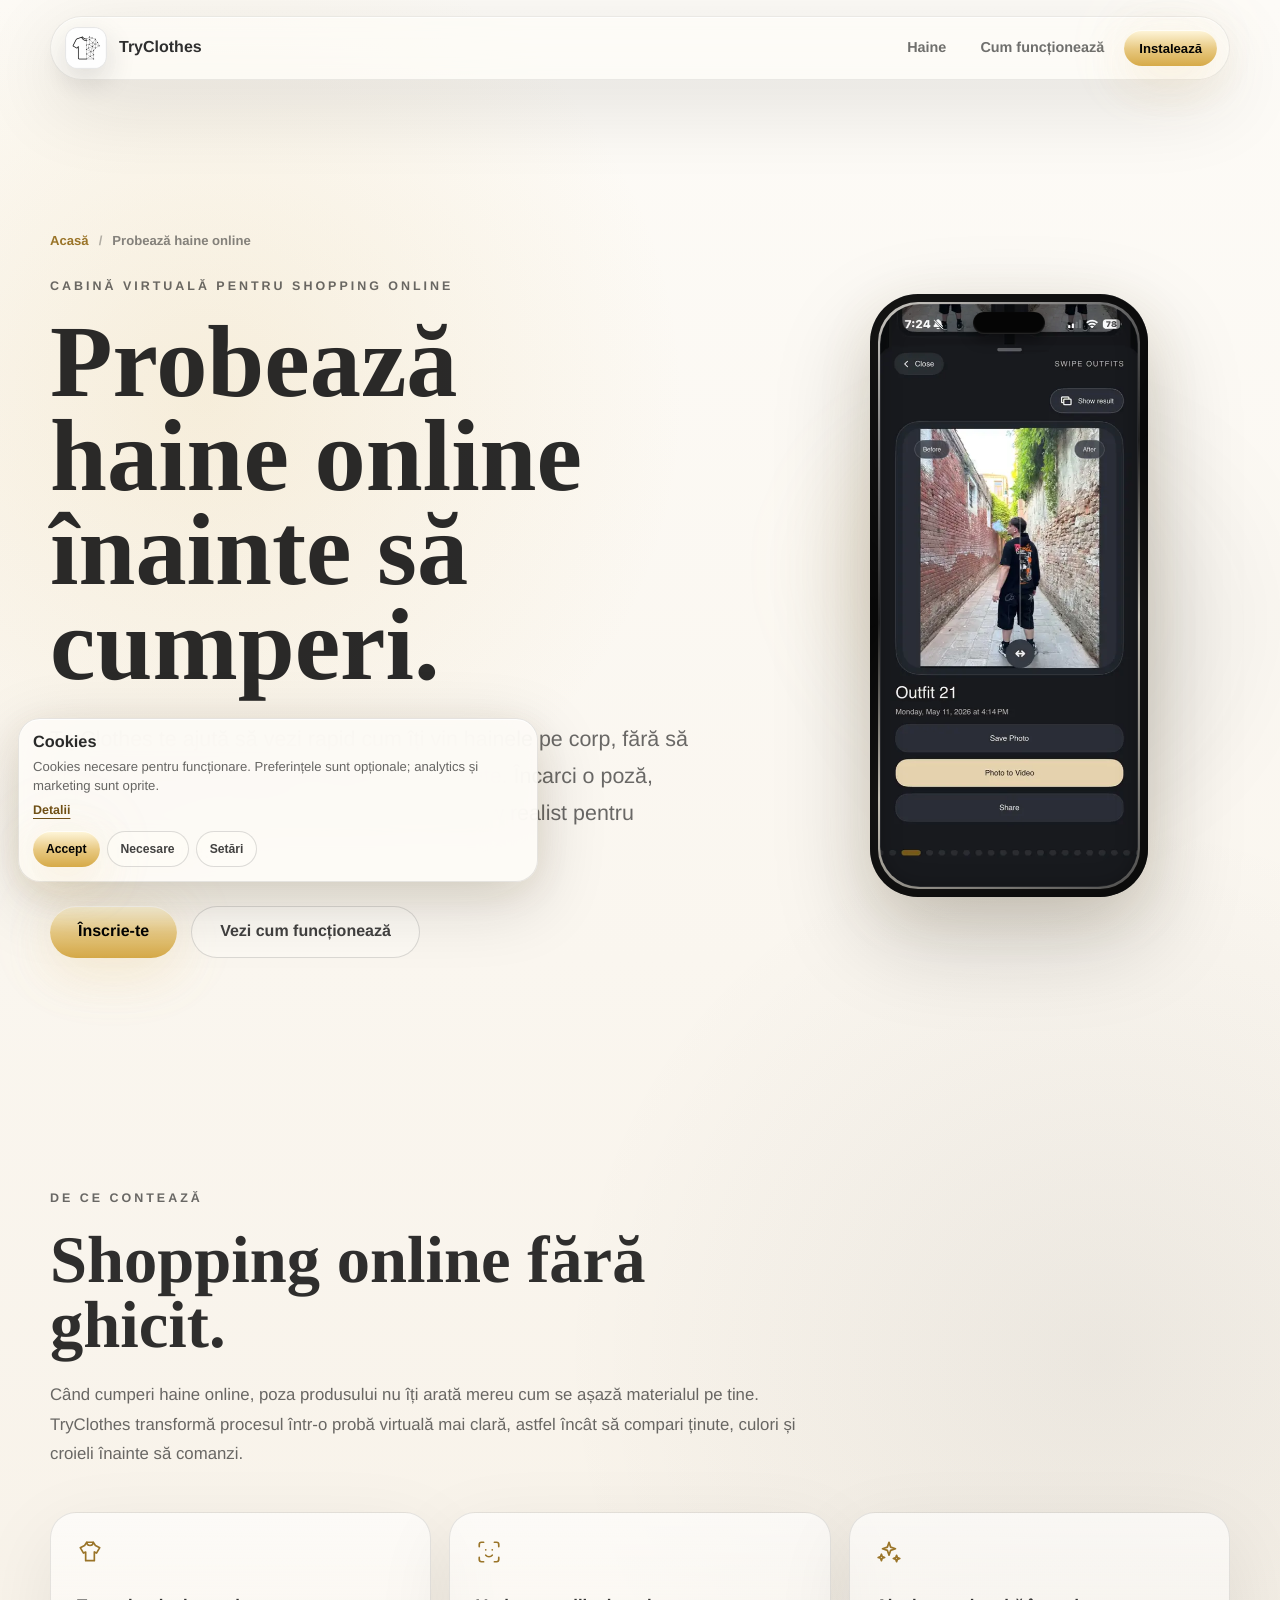
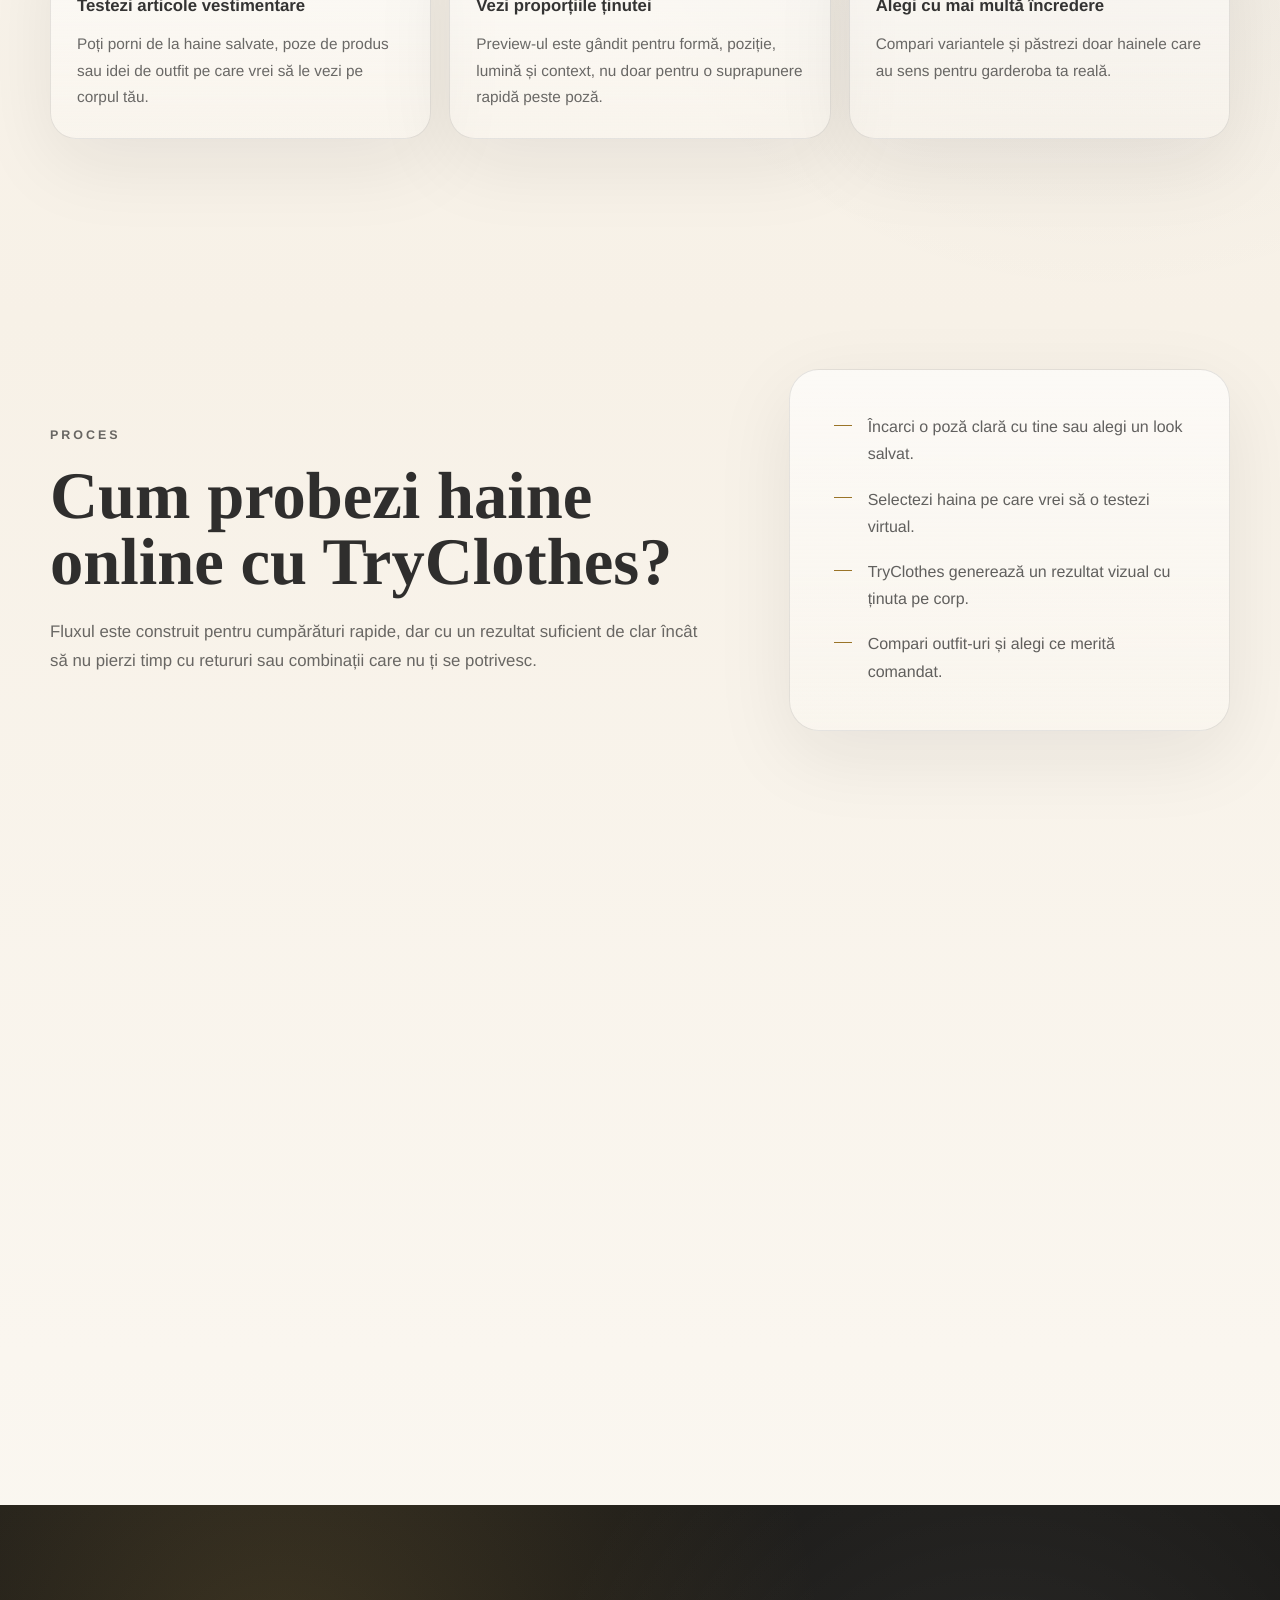
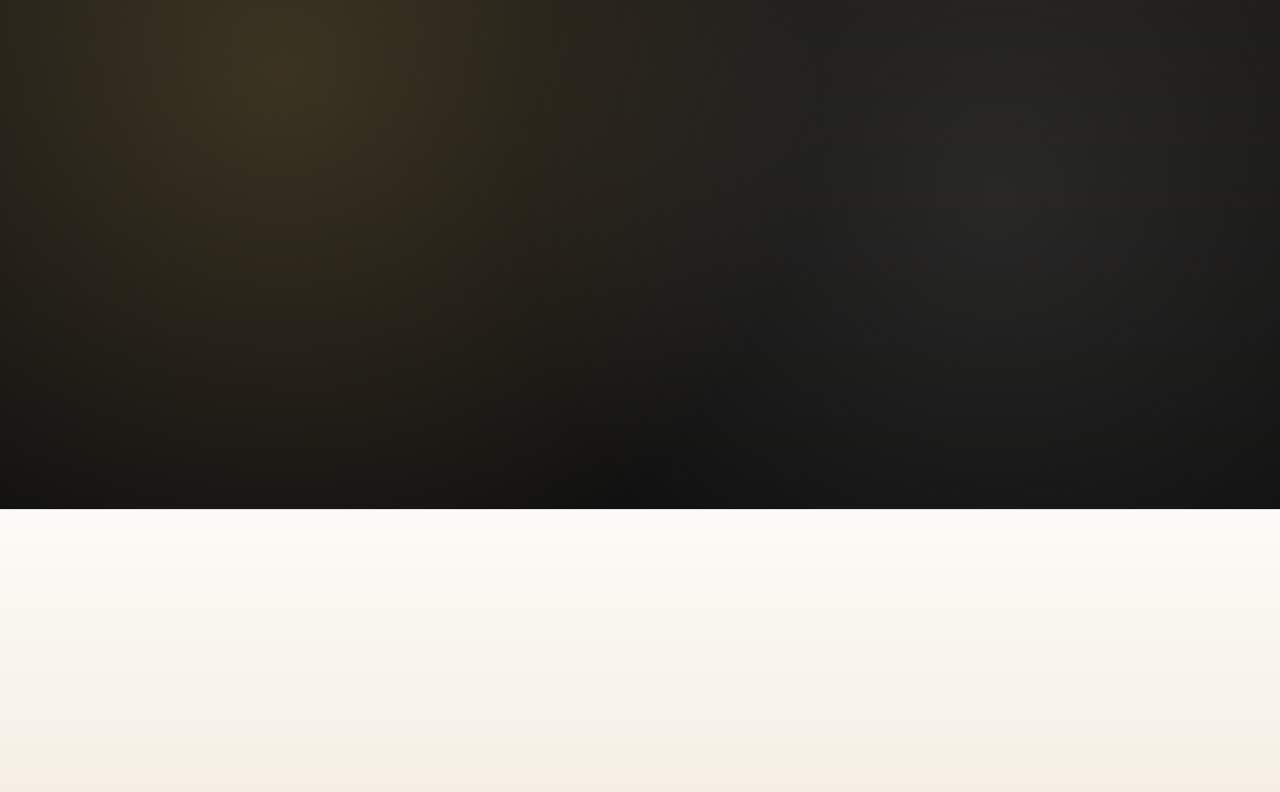
<file: probeaza-haine-online/index.html>
<!DOCTYPE html>
<html lang="ro" class="scroll-smooth">
<head>
    <meta charset="UTF-8">
    <meta name="viewport" content="width=device-width, initial-scale=1.0">
    <title>Probează haine online cu TryClothes | Cabina virtuală AI</title>
    <meta name="description" content="Probează haine online cu TryClothes. Încarcă o poză, testează articole vestimentare și vezi cum îți vin ținutele înainte să cumperi.">
    <meta name="keywords" content="probează haine online, proba haine online, haine online, TryClothes, probă virtuală haine, clothes try on, aplicație haine">
    <meta name="robots" content="index, follow, max-image-preview:large">
    <meta name="author" content="TryClothes">
    <meta name="theme-color" content="#fdfbf7">
    <link rel="canonical" href="https://try-clothes.com/probeaza-haine-online/">

    <meta property="og:type" content="website">
    <meta property="og:locale" content="ro_RO">
    <meta property="og:site_name" content="TryClothes">
    <meta property="og:title" content="Probează haine online cu TryClothes">
    <meta property="og:description" content="Cabina virtuală AI care te ajută să probezi haine online înainte să cumperi.">
    <meta property="og:url" content="https://try-clothes.com/probeaza-haine-online/">
    <meta property="og:image" content="https://try-clothes.com/og-image.png">

    <meta name="twitter:card" content="summary_large_image">
    <meta name="twitter:title" content="Probează haine online cu TryClothes">
    <meta name="twitter:description" content="Încarcă o poză și vezi cum îți vin hainele înainte să comanzi.">
    <meta name="twitter:image" content="https://try-clothes.com/og-image.png">

    <link rel="icon" type="image/png" sizes="48x48" href="/favicon-tab-48.png?v=20260527b">
    <link rel="icon" href="/favicon.ico?v=20260527b" sizes="any">
    <link rel="apple-touch-icon" href="/apple-touch-icon.png?v=20260527b">
    <link rel="stylesheet" href="../styles.bundle.css?v=20260525chromenoherospaced">
    <script src="../icons.js?v=20260523tbt6" defer></script>
    <script src="../cookie-consent.js?v=20260525cookies" defer></script>
    <script type="application/ld+json">
        {
          "@context": "https://schema.org",
          "@graph": [
            {
              "@type": "Organization",
              "@id": "https://try-clothes.com/#organization",
              "name": "TryClothes",
              "url": "https://try-clothes.com",
              "logo": "https://try-clothes.com/logo.png",
              "sameAs": [
                "https://www.instagram.com/tryclothes_/"
              ]
            },
            {
              "@type": "WebPage",
              "@id": "https://try-clothes.com/probeaza-haine-online/#webpage",
              "url": "https://try-clothes.com/probeaza-haine-online/",
              "name": "Probează haine online cu TryClothes",
              "description": "Pagină despre cum poți proba haine online cu TryClothes înainte să cumperi.",
              "isPartOf": {
                "@id": "https://try-clothes.com/#website"
              },
              "about": {
                "@id": "https://try-clothes.com/#organization"
              },
              "inLanguage": "ro-RO"
            },
            {
              "@type": "SoftwareApplication",
              "@id": "https://try-clothes.com/#app",
              "name": "TryClothes",
              "applicationCategory": "LifestyleApplication",
              "operatingSystem": "iOS",
              "url": "https://try-clothes.com",
              "description": "Aplicație pentru probă virtuală de haine și AI clothes try-on."
            },
            {
              "@type": "BreadcrumbList",
              "itemListElement": [
                {
                  "@type": "ListItem",
                  "position": 1,
                  "name": "TryClothes",
                  "item": "https://try-clothes.com/"
                },
                {
                  "@type": "ListItem",
                  "position": 2,
                  "name": "Probează haine online",
                  "item": "https://try-clothes.com/probeaza-haine-online/"
                }
              ]
            },
            {
              "@type": "FAQPage",
              "mainEntity": [
                {
                  "@type": "Question",
                  "name": "Cum pot proba haine online?",
                  "acceptedAnswer": {
                    "@type": "Answer",
                    "text": "Cu TryClothes încarci o poză, alegi haina sau ținuta dorită și vezi un preview virtual pe corp înainte să cumperi."
                  }
                },
                {
                  "@type": "Question",
                  "name": "Pot testa haine din magazine online?",
                  "acceptedAnswer": {
                    "@type": "Answer",
                    "text": "Da. TryClothes este gândit pentru shopping online, screenshots și articole vestimentare salvate."
                  }
                }
              ]
            }
          ]
        }
    </script>
</head>
<body class="seo-body">
    <nav class="site-nav" aria-label="Navigație principală">
        <a class="brand-lockup" href="../" aria-label="TryClothes home">
            <img src="../assets/logo-160.webp?v=20260522perf" alt="TryClothes logo" class="brand-logo" width="42" height="42">
            <span>TryClothes</span>
        </a>

        <div class="nav-actions">
            <a class="nav-link" href="../#experience">Haine</a>
            <a class="nav-link" href="../#how-it-works">Cum funcționează</a>
            <button class="button button-primary button-small install-app-button" type="button" aria-disabled="true">Instalează</button>
        </div>
    </nav>

    <main class="seo-main">
        <section class="seo-section">
            <div class="seo-inner seo-hero-grid">
                <div>
                    <nav class="seo-breadcrumbs" aria-label="Breadcrumb">
                        <a href="../">Acasă</a>
                        <span>Probează haine online</span>
                    </nav>
                    <p class="seo-kicker">Cabină virtuală pentru shopping online</p>
                    <h1 class="seo-title">Probează haine online înainte să cumperi.</h1>
                    <p class="seo-lead">TryClothes te ajută să vezi rapid cum îți vin hainele pe corp, fără să ghicești mărimea, croiala sau vibe-ul unei ținute. Încarci o poză, alegi articolul vestimentar și primești un preview realist pentru decizii mai bune.</p>
                    <div class="seo-actions">
                        <a class="button button-primary" href="../#download">Înscrie-te</a>
                        <a class="button button-secondary" href="../#how-it-works">Vezi cum funcționează</a>
                    </div>
                </div>

                <div class="seo-device-card" aria-label="TryClothes pe iPhone">
                    <div class="seo-phone">
                        <img src="../assets/app-outfit-result-520.webp" alt="Rezultat TryClothes pentru haine probate online" width="520" height="1129" loading="eager" decoding="async">
                    </div>
                </div>
            </div>
        </section>

        <section class="seo-section">
            <div class="seo-inner">
                <p class="seo-kicker">De ce contează</p>
                <h2>Shopping online fără ghicit.</h2>
                <p class="seo-intro-text">Când cumperi haine online, poza produsului nu îți arată mereu cum se așază materialul pe tine. TryClothes transformă procesul într-o probă virtuală mai clară, astfel încât să compari ținute, culori și croieli înainte să comanzi.</p>

                <div class="seo-card-grid">
                    <article class="seo-card">
                        <i data-lucide="shirt"></i>
                        <h3>Testezi articole vestimentare</h3>
                        <p>Poți porni de la haine salvate, poze de produs sau idei de outfit pe care vrei să le vezi pe corpul tău.</p>
                    </article>
                    <article class="seo-card">
                        <i data-lucide="scan-face"></i>
                        <h3>Vezi proporțiile ținutei</h3>
                        <p>Preview-ul este gândit pentru formă, poziție, lumină și context, nu doar pentru o suprapunere rapidă peste poză.</p>
                    </article>
                    <article class="seo-card">
                        <i data-lucide="sparkles"></i>
                        <h3>Alegi cu mai multă încredere</h3>
                        <p>Compari variantele și păstrezi doar hainele care au sens pentru garderoba ta reală.</p>
                    </article>
                </div>
            </div>
        </section>

        <section class="seo-section">
            <div class="seo-inner seo-split">
                <div>
                    <p class="seo-kicker">Proces</p>
                    <h2>Cum probezi haine online cu TryClothes?</h2>
                    <p class="seo-intro-text">Fluxul este construit pentru cumpărături rapide, dar cu un rezultat suficient de clar încât să nu pierzi timp cu retururi sau combinații care nu ți se potrivesc.</p>
                </div>
                <div class="seo-panel">
                    <ul class="seo-list">
                        <li>Încarci o poză clară cu tine sau alegi un look salvat.</li>
                        <li>Selectezi haina pe care vrei să o testezi virtual.</li>
                        <li>TryClothes generează un rezultat vizual cu ținuta pe corp.</li>
                        <li>Compari outfit-uri și alegi ce merită comandat.</li>
                    </ul>
                </div>
            </div>
        </section>

        <section class="seo-section">
            <div class="seo-inner">
                <p class="seo-kicker">Întrebări frecvente</p>
                <h2>Răspunsuri rapide despre proba hainelor online.</h2>
                <div class="seo-faq">
                    <details>
                        <summary>Este TryClothes o aplicație pentru proba hainelor online?</summary>
                        <p>Da. TryClothes este construit pentru probă virtuală de haine, outfits și articole vestimentare înainte de cumpărare.</p>
                    </details>
                    <details>
                        <summary>Pot folosi TryClothes pentru haine din orice magazin online?</summary>
                        <p>Scopul produsului este să te ajute să testezi haine din surse online, inclusiv screenshots și articole salvate.</p>
                    </details>
                    <details>
                        <summary>De ce să probez virtual înainte să cumpăr?</summary>
                        <p>Pentru că poți vedea mai bine dacă o haină se potrivește stilului, proporțiilor și garderobei tale înainte să plătești.</p>
                    </details>
                </div>
            </div>
        </section>

        <section class="seo-section seo-section-dark">
            <div class="seo-inner">
                <p class="seo-kicker">Explorează</p>
                <h2 class="seo-dark-title">Mai multe despre TryClothes.</h2>
                <div class="seo-link-grid">
                    <a class="seo-link-card" href="../proba-virtuala-haine/">
                        <span>Ghid</span>
                        <strong>Probă virtuală haine</strong>
                    </a>
                    <a class="seo-link-card" href="../ai-clothes-try-on/">
                        <span>AI</span>
                        <strong>AI clothes try-on</strong>
                    </a>
                    <a class="seo-link-card" href="../">
                        <span>Home</span>
                        <strong>TryClothes homepage</strong>
                    </a>
                </div>
                <p class="seo-footer-note">TryClothes este în fază de pre-lansare pentru utilizatorii care vor să testeze haine online mai repede și mai sigur.</p>
            </div>
        </section>
    </main>

    <footer class="site-footer">
        <div class="footer-inner">
            <div class="footer-brand">
                <a class="brand-lockup brand-lockup-footer" href="../">
                    <img src="../assets/logo-160.webp?v=20260522perf" alt="TryClothes logo" class="brand-logo brand-logo-small" width="34" height="34">
                    <span>TryClothes</span>
                </a>
                <p>© 2026 TryClothes. Probă virtuală AI pentru haine, ținute și cumpărături online.</p>
                <div class="anpc-badges" aria-label="Link ANPC pentru consumatori">
                    <a class="anpc-badge anpc-badge-sal" href="https://reclamatiisal.anpc.ro" target="_blank" rel="noopener noreferrer" aria-label="ANPC - Soluționarea alternativă a litigiilor">
                        <img src="../assets/anpc-sal.png" alt="ANPC - Soluționarea alternativă a litigiilor" width="320" height="90" loading="lazy" decoding="async">
                    </a>
                </div>
            </div>
            <nav class="footer-links" aria-label="Pagini TryClothes">
                <div class="footer-link-group">
                    <span class="footer-link-title">Produs</span>
                    <a href="../probeaza-haine-online/">Probează haine</a>
                    <a href="../proba-virtuala-haine/">Probă virtuală</a>
                    <a href="../ai-clothes-try-on/">Probă AI</a>
                    <a href="../virtual-fitting-room/">Cabină virtuală</a>
                </div>
                <div class="footer-link-group">
                    <span class="footer-link-title">Resurse</span>
                    <a href="../how-it-works/">Cum funcționează</a>
                    <a href="../about/">Despre TryClothes</a>
                    <a href="../reduce-clothing-returns/">Retururi mai puține</a>
                    <a href="../#download">Înscrie-te</a>
                    <a href="../contact/">Contact</a>
                </div>
                <div class="footer-link-group">
                    <span class="footer-link-title">Legal</span>
                    <a href="../privacy/">Confidențialitate</a>
                    <a href="../terms/">Termeni</a>
                    <a href="../cookies/">Cookies</a>
                </div>
            </nav>
        </div>
    </footer>

</body>
</html>
</file>
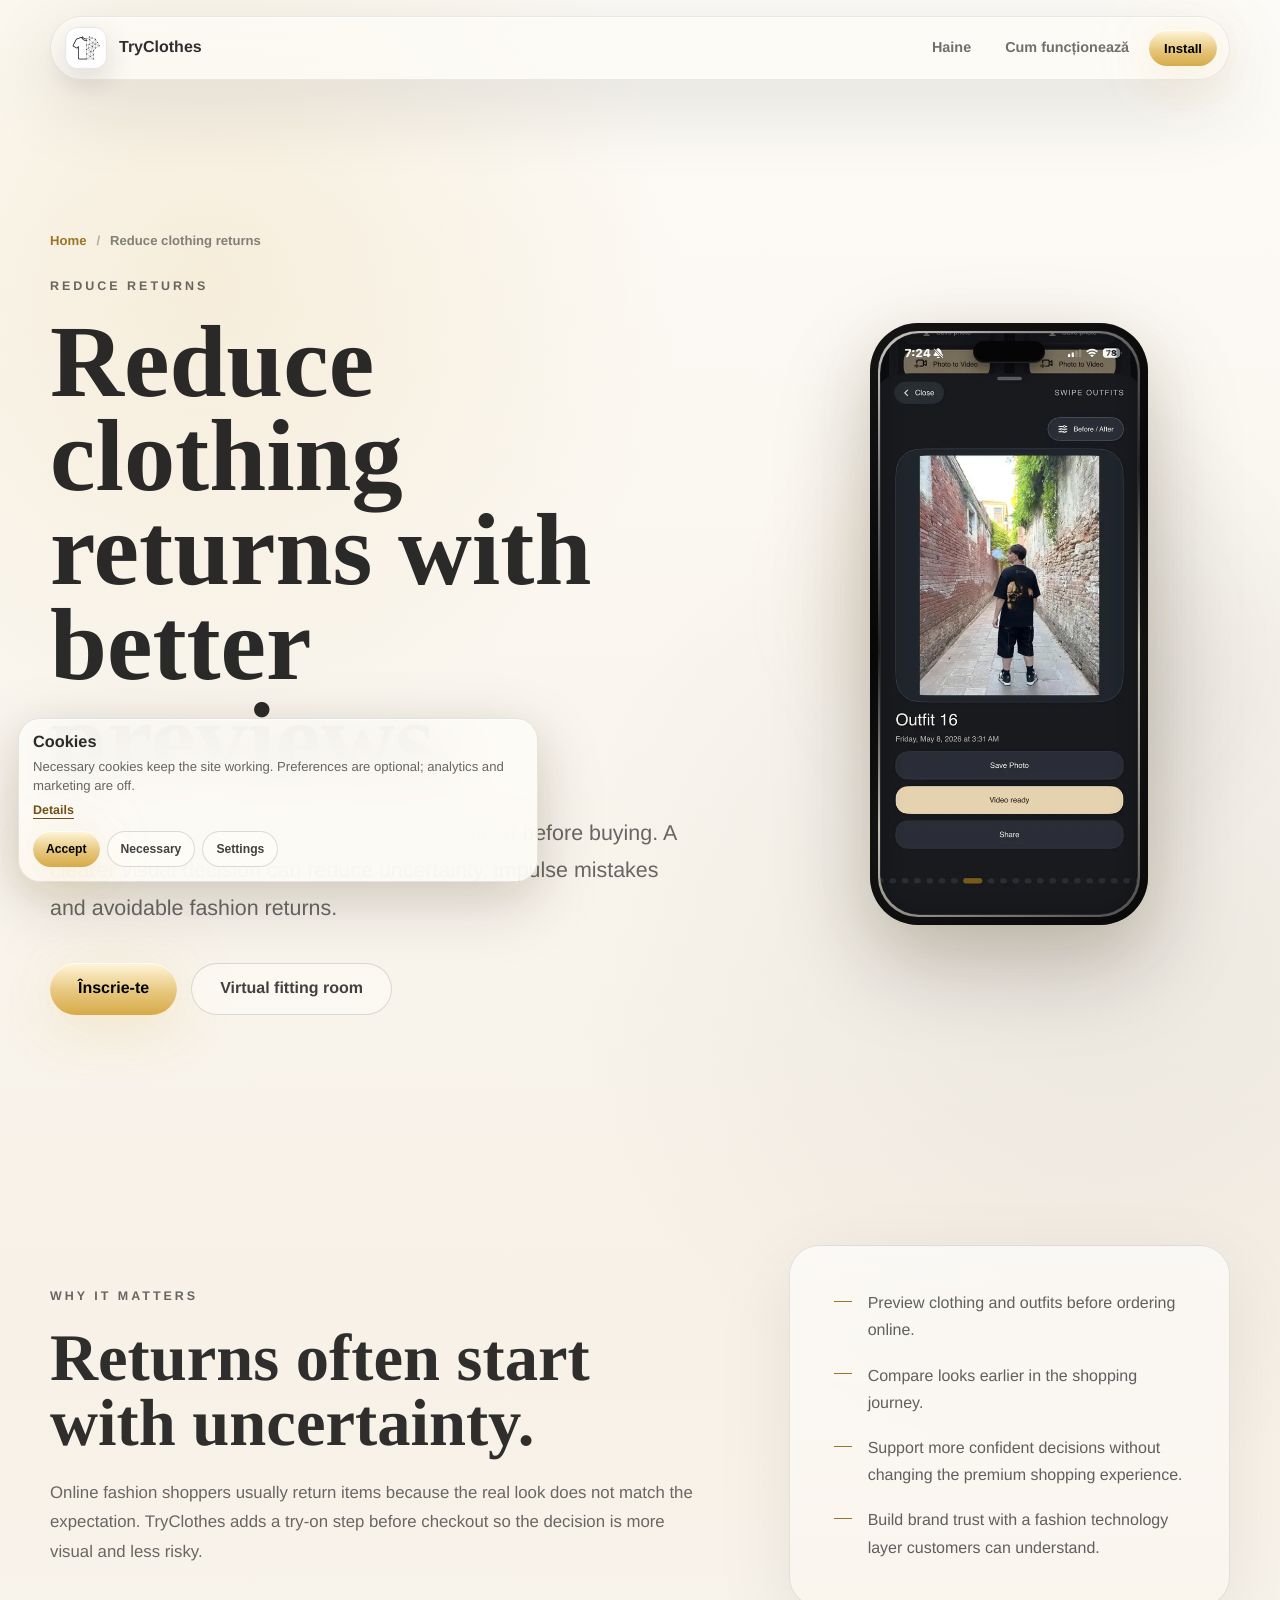
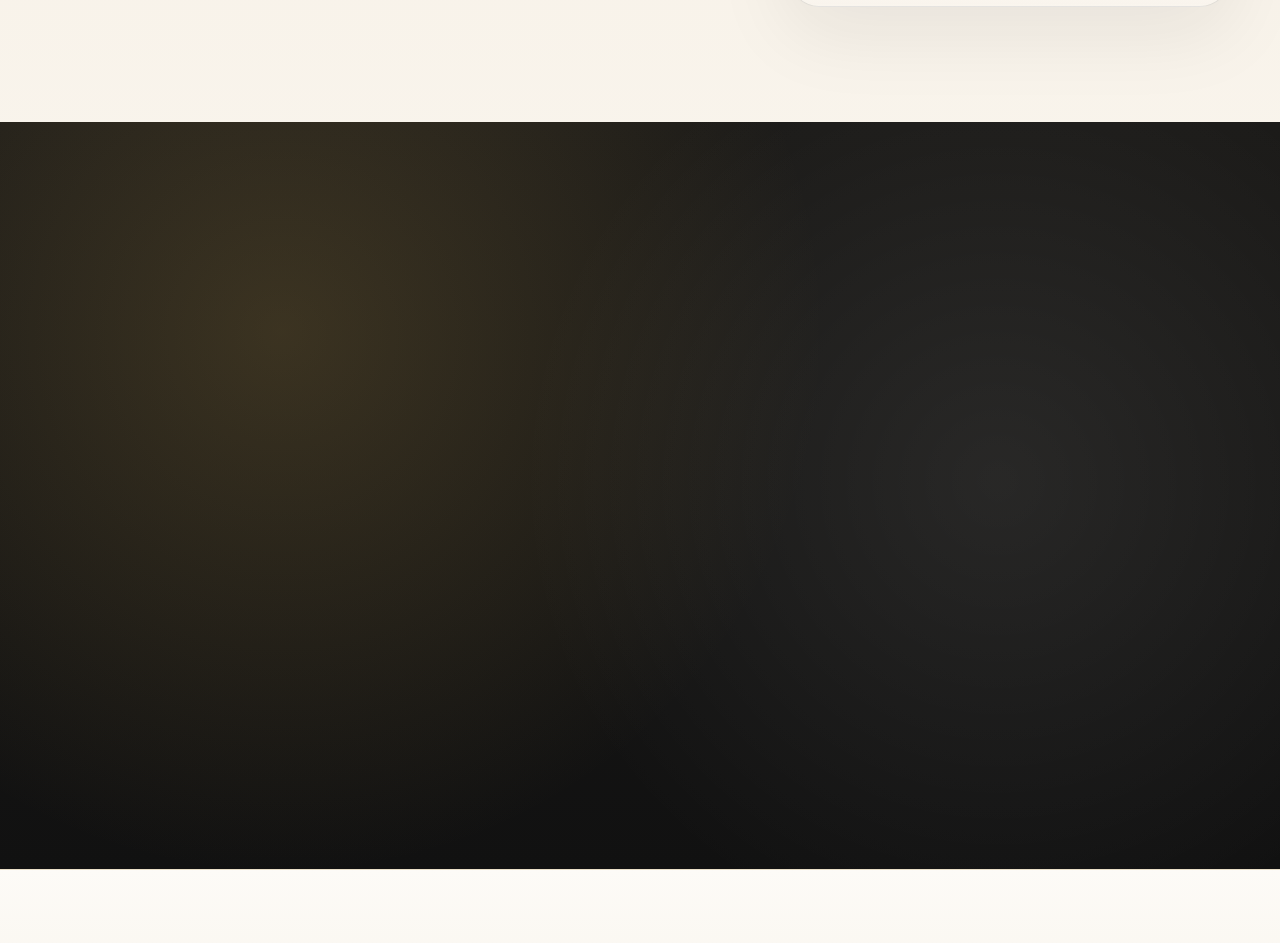
<file: reduce-clothing-returns/index.html>
<!DOCTYPE html>
<html lang="en" class="scroll-smooth">
<head>
    <meta charset="UTF-8">
    <meta name="viewport" content="width=device-width, initial-scale=1.0">
    <title>Reduce Clothing Returns | TryClothes</title>
    <meta name="description" content="TryClothes helps reduce clothing returns by letting shoppers preview clothes and outfits with AI before buying online.">
    <meta name="keywords" content="TryClothes, reduce clothing returns, AI virtual try-on, try clothes online, fashion returns">
    <meta name="robots" content="index, follow, max-image-preview:large">
    <meta name="author" content="TryClothes">
    <meta name="theme-color" content="#fdfbf7">
    <link rel="canonical" href="https://try-clothes.com/reduce-clothing-returns/">

    <meta property="og:type" content="website">
    <meta property="og:site_name" content="TryClothes">
    <meta property="og:title" content="Reduce Clothing Returns | TryClothes">
    <meta property="og:description" content="Preview clothes before buying online and reduce return uncertainty with TryClothes.">
    <meta property="og:url" content="https://try-clothes.com/reduce-clothing-returns/">
    <meta property="og:image" content="https://try-clothes.com/og-image.png">

    <meta name="twitter:card" content="summary_large_image">
    <meta name="twitter:title" content="Reduce Clothing Returns | TryClothes">
    <meta name="twitter:description" content="Preview clothes before buying online with TryClothes.">
    <meta name="twitter:image" content="https://try-clothes.com/og-image.png">

    <link rel="icon" type="image/png" sizes="48x48" href="/favicon-tab-48.png?v=20260527b">
    <link rel="icon" href="/favicon.ico?v=20260527b" sizes="any">
    <link rel="apple-touch-icon" href="/apple-touch-icon.png?v=20260527b">
    <link rel="stylesheet" href="../styles.bundle.css?v=20260525chromenoherospaced">
    <script src="../icons.js?v=20260523tbt6" defer></script>
    <script src="../cookie-consent.js?v=20260525cookies" defer></script>
    <script type="application/ld+json">
        {
          "@context": "https://schema.org",
          "@graph": [
            {
              "@type": "Organization",
              "name": "TryClothes",
              "url": "https://try-clothes.com",
              "logo": "https://try-clothes.com/logo.png",
              "@id": "https://try-clothes.com/#organization",
              "sameAs": [
                "https://www.instagram.com/tryclothes_/"
              ]
            },
            {
              "@type": "WebPage",
              "@id": "https://try-clothes.com/reduce-clothing-returns/#webpage",
              "url": "https://try-clothes.com/reduce-clothing-returns/",
              "name": "Reduce Clothing Returns | TryClothes",
              "description": "How TryClothes helps shoppers preview clothes before buying online."
            },
            {
              "@type": "BreadcrumbList",
              "itemListElement": [
                {
                  "@type": "ListItem",
                  "position": 1,
                  "name": "TryClothes",
                  "item": "https://try-clothes.com/"
                },
                {
                  "@type": "ListItem",
                  "position": 2,
                  "name": "Reduce clothing returns",
                  "item": "https://try-clothes.com/reduce-clothing-returns/"
                }
              ]
            }
          ]
        }
    </script>
</head>
<body class="seo-body">
    <nav class="site-nav" aria-label="Main navigation">
        <a class="brand-lockup" href="../" aria-label="TryClothes home">
            <img src="../assets/logo-160.webp?v=20260522perf" alt="TryClothes logo" class="brand-logo" width="42" height="42">
            <span>TryClothes</span>
        </a>

        <div class="nav-actions">
            <a class="nav-link" href="../#experience">Haine</a>
            <a class="nav-link" href="../#how-it-works">Cum funcționează</a>
            <button class="button button-primary button-small install-app-button" type="button" aria-disabled="true">Install</button>
        </div>
    </nav>

    <main class="seo-main">
        <section class="seo-section">
            <div class="seo-inner seo-hero-grid">
                <div>
                    <nav class="seo-breadcrumbs" aria-label="Breadcrumb">
                        <a href="../">Home</a>
                        <span>Reduce clothing returns</span>
                    </nav>
                    <p class="seo-kicker">Reduce returns</p>
                    <h1 class="seo-title">Reduce clothing returns with better previews.</h1>
                    <p class="seo-lead">TryClothes helps shoppers see clothes in context before buying. A clearer visual decision can reduce uncertainty, impulse mistakes and avoidable fashion returns.</p>
                    <div class="seo-actions">
                        <a class="button button-primary" href="../#download">Înscrie-te</a>
                        <a class="button button-secondary" href="../virtual-fitting-room/">Virtual fitting room</a>
                    </div>
                </div>

                <div class="seo-device-card" aria-label="TryClothes outfit preview">
                    <div class="seo-phone">
                        <img src="../assets/app-outfit-video-ready-520.webp" alt="TryClothes outfit preview before buying online" width="520" height="1129" loading="eager" decoding="async">
                    </div>
                </div>
            </div>
        </section>

        <section class="seo-section">
            <div class="seo-inner seo-split">
                <div>
                    <p class="seo-kicker">Why it matters</p>
                    <h2>Returns often start with uncertainty.</h2>
                    <p class="seo-intro-text">Online fashion shoppers usually return items because the real look does not match the expectation. TryClothes adds a try-on step before checkout so the decision is more visual and less risky.</p>
                </div>
                <div class="seo-panel">
                    <ul class="seo-list">
                        <li>Preview clothing and outfits before ordering online.</li>
                        <li>Compare looks earlier in the shopping journey.</li>
                        <li>Support more confident decisions without changing the premium shopping experience.</li>
                        <li>Build brand trust with a fashion technology layer customers can understand.</li>
                    </ul>
                </div>
            </div>
        </section>

        <section class="seo-section seo-section-dark">
            <div class="seo-inner">
                <p class="seo-kicker">Related</p>
                <h2 class="seo-dark-title">Learn more about TryClothes.</h2>
                <div class="seo-link-grid">
                    <a class="seo-link-card" href="../virtual-fitting-room/">
                        <span>Fitting room</span>
                        <strong>Virtual fitting room</strong>
                    </a>
                    <a class="seo-link-card" href="../ai-clothes-try-on/">
                        <span>AI try-on</span>
                        <strong>AI clothes try-on</strong>
                    </a>
                    <a class="seo-link-card" href="../how-it-works/">
                        <span>Flow</span>
                        <strong>How it works</strong>
                    </a>
                </div>
            </div>
        </section>
    </main>

    <footer class="site-footer">
        <div class="footer-inner">
            <div class="footer-brand">
                <a class="brand-lockup brand-lockup-footer" href="../">
                    <img src="../assets/logo-160.webp?v=20260522perf" alt="TryClothes logo" class="brand-logo brand-logo-small" width="34" height="34">
                    <span>TryClothes</span>
                </a>
                <p>© 2026 TryClothes. Probă virtuală AI pentru haine, ținute și cumpărături online.</p>
                <div class="anpc-badges" aria-label="Link ANPC pentru consumatori">
                    <a class="anpc-badge anpc-badge-sal" href="https://reclamatiisal.anpc.ro" target="_blank" rel="noopener noreferrer" aria-label="ANPC - Soluționarea alternativă a litigiilor">
                        <img src="../assets/anpc-sal.png" alt="ANPC - Soluționarea alternativă a litigiilor" width="320" height="90" loading="lazy" decoding="async">
                    </a>
                </div>
            </div>
            <nav class="footer-links" aria-label="Pagini TryClothes">
                <div class="footer-link-group">
                    <span class="footer-link-title">Produs</span>
                    <a href="../probeaza-haine-online/">Probează haine</a>
                    <a href="../proba-virtuala-haine/">Probă virtuală</a>
                    <a href="../ai-clothes-try-on/">Probă AI</a>
                    <a href="../virtual-fitting-room/">Cabină virtuală</a>
                </div>
                <div class="footer-link-group">
                    <span class="footer-link-title">Resurse</span>
                    <a href="../how-it-works/">Cum funcționează</a>
                    <a href="../about/">Despre TryClothes</a>
                    <a href="../reduce-clothing-returns/">Retururi mai puține</a>
                    <a href="../#download">Înscrie-te</a>
                    <a href="../contact/">Contact</a>
                </div>
                <div class="footer-link-group">
                    <span class="footer-link-title">Legal</span>
                    <a href="../privacy/">Confidențialitate</a>
                    <a href="../terms/">Termeni</a>
                    <a href="../cookies/">Cookies</a>
                </div>
            </nav>
        </div>
    </footer>
</body>
</html>
</file>
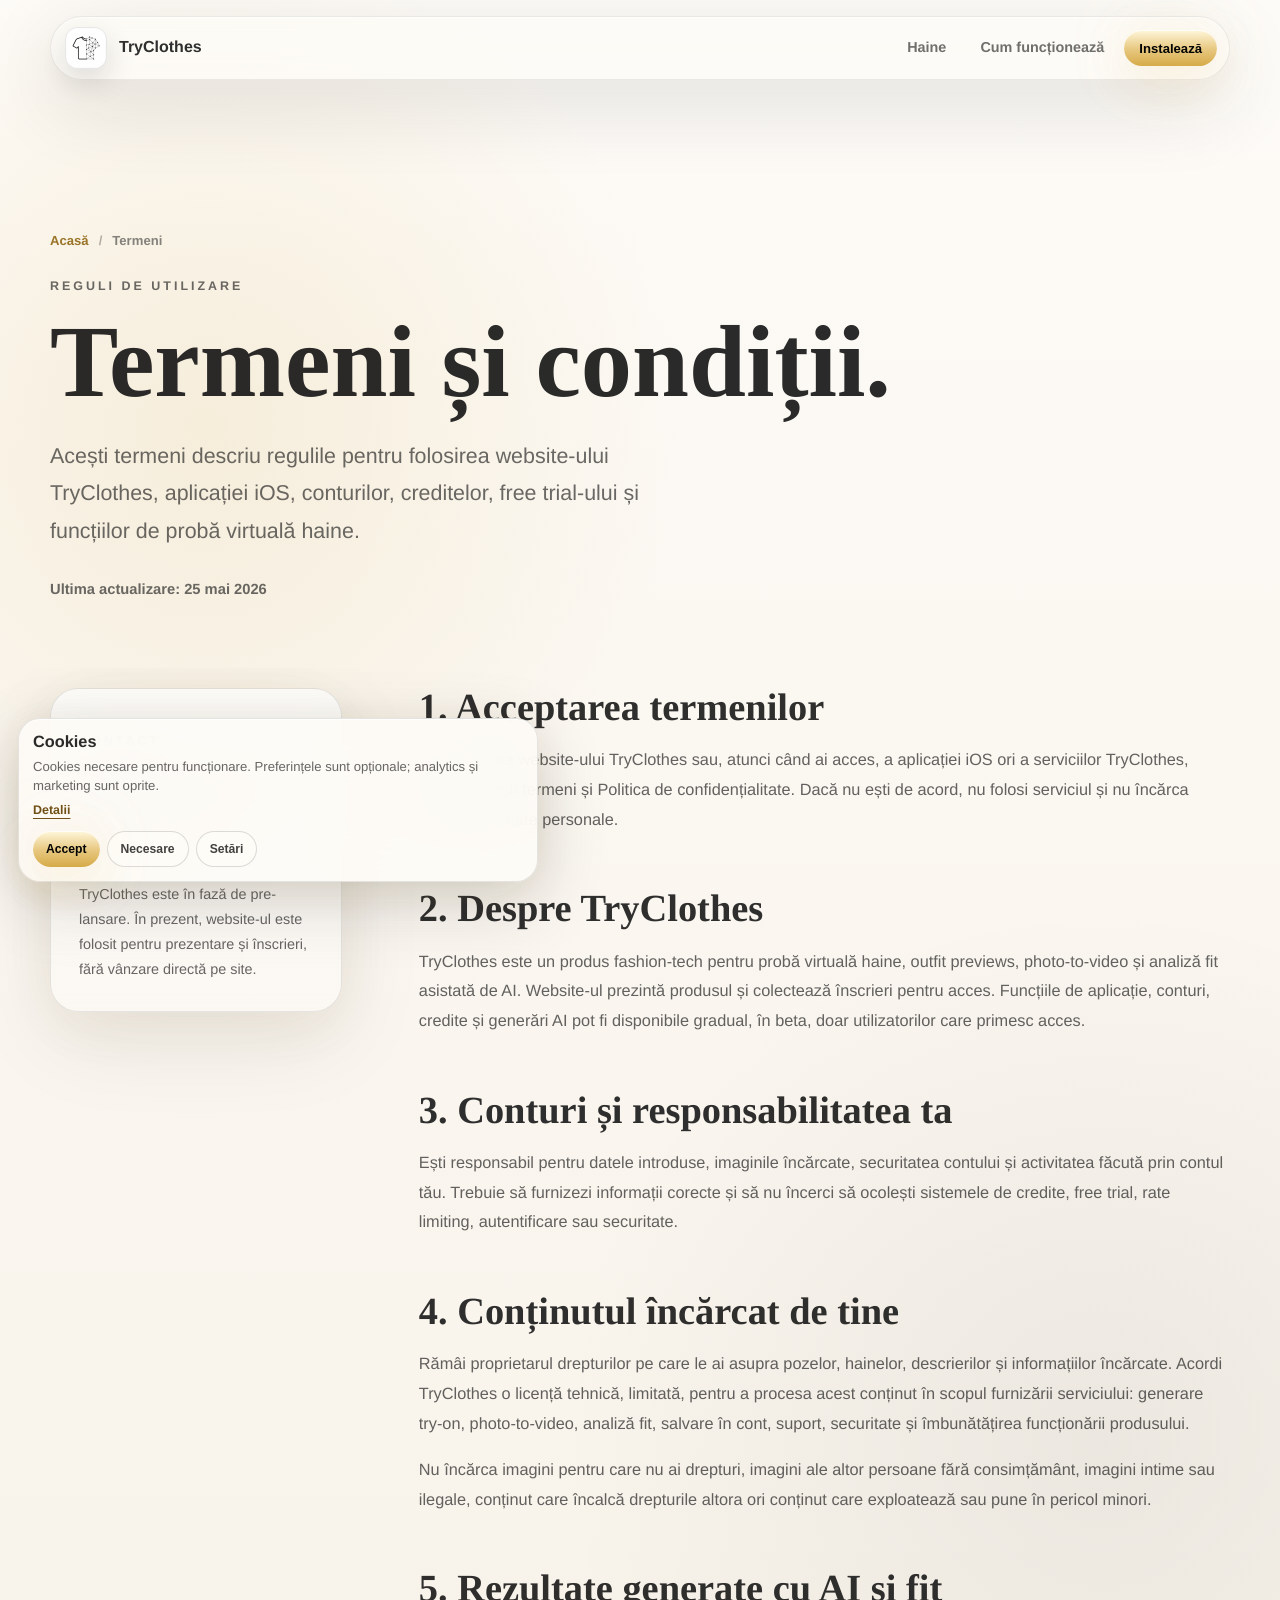
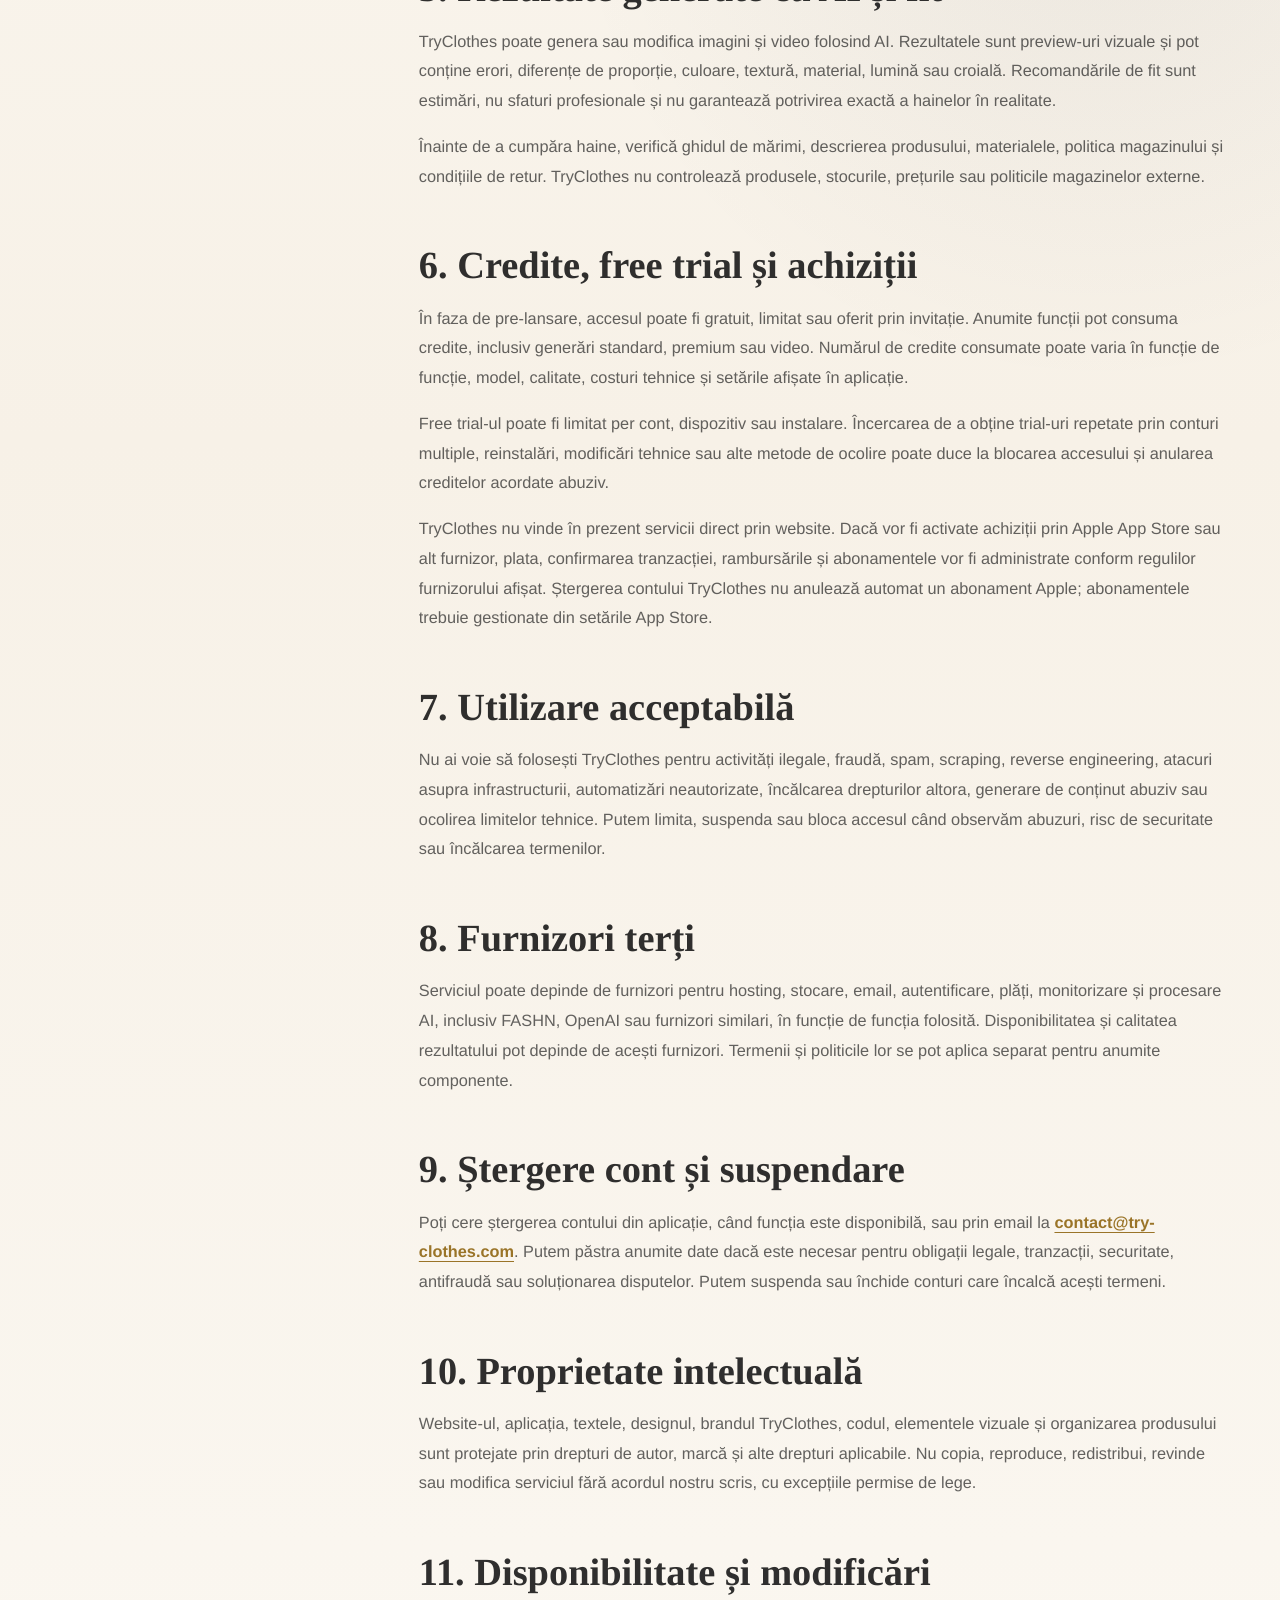
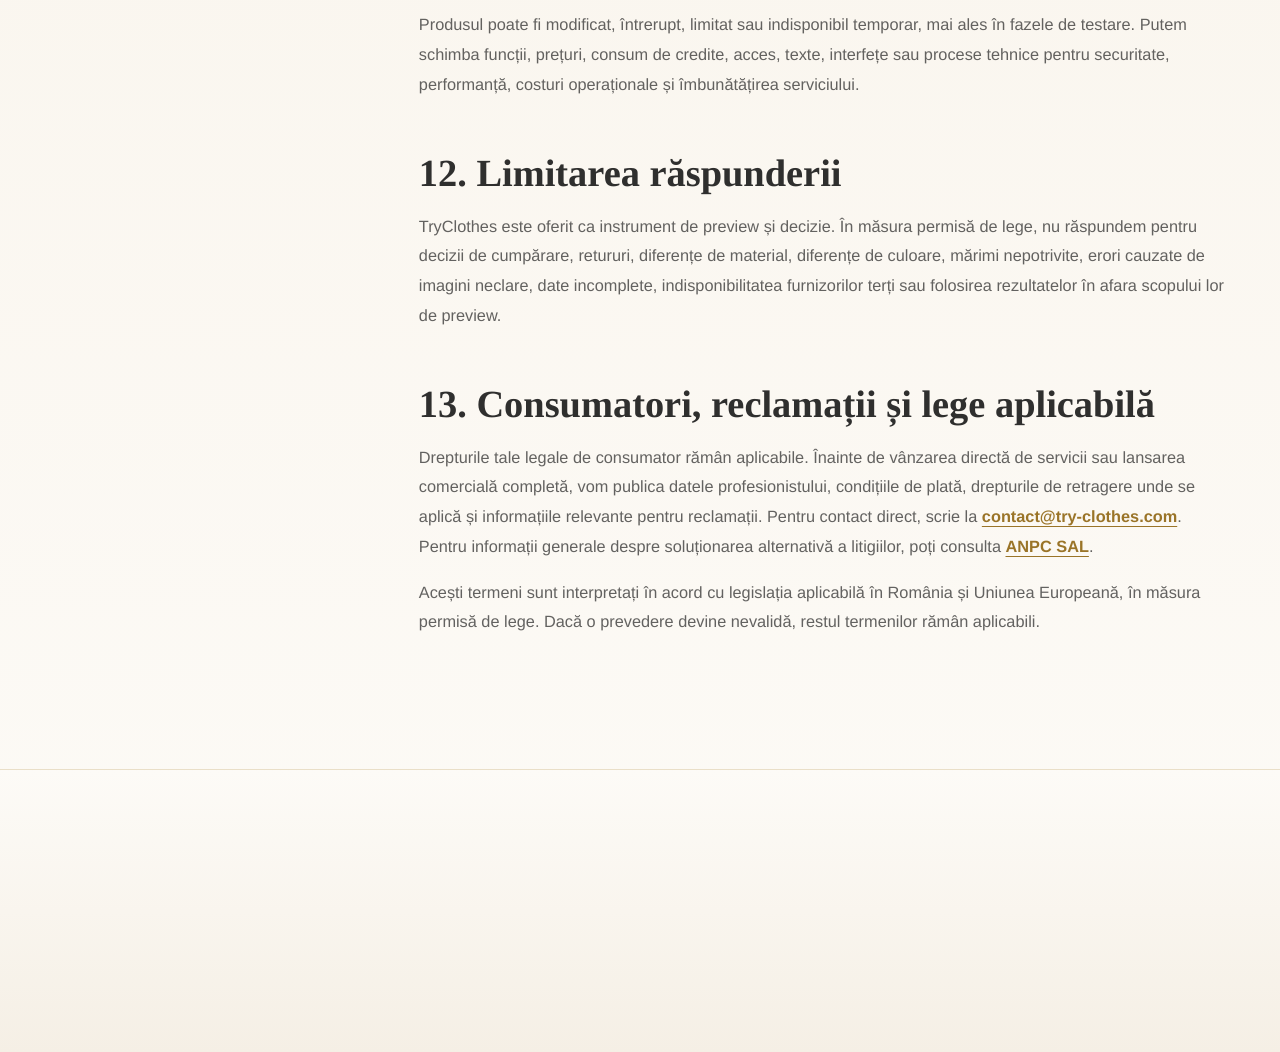
<file: terms/index.html>
<!DOCTYPE html>
<html lang="ro" class="scroll-smooth">
<head>
    <meta charset="UTF-8">
    <meta name="viewport" content="width=device-width, initial-scale=1.0">
    <title>Termeni și condiții | TryClothes</title>
    <meta name="description" content="Termenii TryClothes pentru website, aplicația iOS, conturi, credite, free trial, achiziții, poze, rezultate AI și ștergere cont.">
    <meta name="robots" content="index, follow, max-image-preview:large">
    <meta name="author" content="TryClothes">
    <meta name="theme-color" content="#fdfbf7">
    <link rel="canonical" href="https://try-clothes.com/terms/">
    <meta property="og:type" content="website">
    <meta property="og:locale" content="ro_RO">
    <meta property="og:site_name" content="TryClothes">
    <meta property="og:title" content="Termeni și condiții TryClothes">
    <meta property="og:description" content="Reguli pentru folosirea website-ului, aplicației iOS, creditelor, free trial-ului, achizițiilor și funcțiilor AI TryClothes.">
    <meta property="og:url" content="https://try-clothes.com/terms/">
    <meta property="og:image" content="https://try-clothes.com/og-image.png">
    <link rel="icon" type="image/png" sizes="48x48" href="/favicon-tab-48.png?v=20260527b">
    <link rel="icon" href="/favicon.ico?v=20260527b" sizes="any">
    <link rel="apple-touch-icon" href="/apple-touch-icon.png?v=20260527b">
    <link rel="stylesheet" href="../styles.bundle.css?v=20260525chromenoherospaced">
    <script src="../cookie-consent.js?v=20260525cookies" defer></script>
</head>
<body class="seo-body legal-page">
    <nav class="site-nav" aria-label="Navigație principală">
        <a class="brand-lockup" href="../" aria-label="TryClothes home">
            <img src="../assets/logo-160.webp?v=20260522perf" alt="TryClothes logo" class="brand-logo" width="42" height="42">
            <span>TryClothes</span>
        </a>

        <div class="nav-actions">
            <a class="nav-link" href="../#experience">Haine</a>
            <a class="nav-link" href="../#how-it-works">Cum funcționează</a>
            <button class="button button-primary button-small install-app-button" type="button" aria-disabled="true">Instalează</button>
        </div>
    </nav>

    <main class="seo-main">
        <section class="seo-section legal-hero">
            <div class="seo-inner">
                <nav class="seo-breadcrumbs" aria-label="Breadcrumb">
                    <a href="../">Acasă</a>
                    <span>Termeni</span>
                </nav>
                <p class="seo-kicker">Reguli de utilizare</p>
                <h1 class="seo-title legal-title">Termeni și condiții.</h1>
                <p class="seo-lead">Acești termeni descriu regulile pentru folosirea website-ului TryClothes, aplicației iOS, conturilor, creditelor, free trial-ului și funcțiilor de probă virtuală haine.</p>
                <p class="legal-updated">Ultima actualizare: 25 mai 2026</p>
            </div>
        </section>

        <section class="seo-section legal-section">
            <div class="seo-inner legal-layout">
                <aside class="legal-summary">
                    <p class="seo-kicker">Contact</p>
                    <p>Pentru întrebări despre acești termeni: <a href="mailto:contact@try-clothes.com">contact@try-clothes.com</a></p>
                    <p class="legal-note">TryClothes este în fază de pre-lansare. În prezent, website-ul este folosit pentru prezentare și înscrieri, fără vânzare directă pe site.</p>
                </aside>

                <div class="legal-content">
                    <h2>1. Acceptarea termenilor</h2>
                    <p>Prin folosirea website-ului TryClothes sau, atunci când ai acces, a aplicației iOS ori a serviciilor TryClothes, accepți acești termeni și Politica de confidențialitate. Dacă nu ești de acord, nu folosi serviciul și nu încărca imagini sau date personale.</p>

                    <h2>2. Despre TryClothes</h2>
                    <p>TryClothes este un produs fashion-tech pentru probă virtuală haine, outfit previews, photo-to-video și analiză fit asistată de AI. Website-ul prezintă produsul și colectează înscrieri pentru acces. Funcțiile de aplicație, conturi, credite și generări AI pot fi disponibile gradual, în beta, doar utilizatorilor care primesc acces.</p>

                    <h2>3. Conturi și responsabilitatea ta</h2>
                    <p>Ești responsabil pentru datele introduse, imaginile încărcate, securitatea contului și activitatea făcută prin contul tău. Trebuie să furnizezi informații corecte și să nu încerci să ocolești sistemele de credite, free trial, rate limiting, autentificare sau securitate.</p>

                    <h2>4. Conținutul încărcat de tine</h2>
                    <p>Rămâi proprietarul drepturilor pe care le ai asupra pozelor, hainelor, descrierilor și informațiilor încărcate. Acordi TryClothes o licență tehnică, limitată, pentru a procesa acest conținut în scopul furnizării serviciului: generare try-on, photo-to-video, analiză fit, salvare în cont, suport, securitate și îmbunătățirea funcționării produsului.</p>
                    <p>Nu încărca imagini pentru care nu ai drepturi, imagini ale altor persoane fără consimțământ, imagini intime sau ilegale, conținut care încalcă drepturile altora ori conținut care exploatează sau pune în pericol minori.</p>

                    <h2>5. Rezultate generate cu AI și fit</h2>
                    <p>TryClothes poate genera sau modifica imagini și video folosind AI. Rezultatele sunt preview-uri vizuale și pot conține erori, diferențe de proporție, culoare, textură, material, lumină sau croială. Recomandările de fit sunt estimări, nu sfaturi profesionale și nu garantează potrivirea exactă a hainelor în realitate.</p>
                    <p>Înainte de a cumpăra haine, verifică ghidul de mărimi, descrierea produsului, materialele, politica magazinului și condițiile de retur. TryClothes nu controlează produsele, stocurile, prețurile sau politicile magazinelor externe.</p>

                    <h2>6. Credite, free trial și achiziții</h2>
                    <p>În faza de pre-lansare, accesul poate fi gratuit, limitat sau oferit prin invitație. Anumite funcții pot consuma credite, inclusiv generări standard, premium sau video. Numărul de credite consumate poate varia în funcție de funcție, model, calitate, costuri tehnice și setările afișate în aplicație.</p>
                    <p>Free trial-ul poate fi limitat per cont, dispozitiv sau instalare. Încercarea de a obține trial-uri repetate prin conturi multiple, reinstalări, modificări tehnice sau alte metode de ocolire poate duce la blocarea accesului și anularea creditelor acordate abuziv.</p>
                    <p>TryClothes nu vinde în prezent servicii direct prin website. Dacă vor fi activate achiziții prin Apple App Store sau alt furnizor, plata, confirmarea tranzacției, rambursările și abonamentele vor fi administrate conform regulilor furnizorului afișat. Ștergerea contului TryClothes nu anulează automat un abonament Apple; abonamentele trebuie gestionate din setările App Store.</p>

                    <h2>7. Utilizare acceptabilă</h2>
                    <p>Nu ai voie să folosești TryClothes pentru activități ilegale, fraudă, spam, scraping, reverse engineering, atacuri asupra infrastructurii, automatizări neautorizate, încălcarea drepturilor altora, generare de conținut abuziv sau ocolirea limitelor tehnice. Putem limita, suspenda sau bloca accesul când observăm abuzuri, risc de securitate sau încălcarea termenilor.</p>

                    <h2>8. Furnizori terți</h2>
                    <p>Serviciul poate depinde de furnizori pentru hosting, stocare, email, autentificare, plăți, monitorizare și procesare AI, inclusiv FASHN, OpenAI sau furnizori similari, în funcție de funcția folosită. Disponibilitatea și calitatea rezultatului pot depinde de acești furnizori. Termenii și politicile lor se pot aplica separat pentru anumite componente.</p>

                    <h2>9. Ștergere cont și suspendare</h2>
                    <p>Poți cere ștergerea contului din aplicație, când funcția este disponibilă, sau prin email la <a href="mailto:contact@try-clothes.com">contact@try-clothes.com</a>. Putem păstra anumite date dacă este necesar pentru obligații legale, tranzacții, securitate, antifraudă sau soluționarea disputelor. Putem suspenda sau închide conturi care încalcă acești termeni.</p>

                    <h2>10. Proprietate intelectuală</h2>
                    <p>Website-ul, aplicația, textele, designul, brandul TryClothes, codul, elementele vizuale și organizarea produsului sunt protejate prin drepturi de autor, marcă și alte drepturi aplicabile. Nu copia, reproduce, redistribui, revinde sau modifica serviciul fără acordul nostru scris, cu excepțiile permise de lege.</p>

                    <h2>11. Disponibilitate și modificări</h2>
                    <p>Produsul poate fi modificat, întrerupt, limitat sau indisponibil temporar, mai ales în fazele de testare. Putem schimba funcții, prețuri, consum de credite, acces, texte, interfețe sau procese tehnice pentru securitate, performanță, costuri operaționale și îmbunătățirea serviciului.</p>

                    <h2>12. Limitarea răspunderii</h2>
                    <p>TryClothes este oferit ca instrument de preview și decizie. În măsura permisă de lege, nu răspundem pentru decizii de cumpărare, retururi, diferențe de material, diferențe de culoare, mărimi nepotrivite, erori cauzate de imagini neclare, date incomplete, indisponibilitatea furnizorilor terți sau folosirea rezultatelor în afara scopului lor de preview.</p>

                    <h2>13. Consumatori, reclamații și lege aplicabilă</h2>
                    <p>Drepturile tale legale de consumator rămân aplicabile. Înainte de vânzarea directă de servicii sau lansarea comercială completă, vom publica datele profesionistului, condițiile de plată, drepturile de retragere unde se aplică și informațiile relevante pentru reclamații. Pentru contact direct, scrie la <a href="mailto:contact@try-clothes.com">contact@try-clothes.com</a>. Pentru informații generale despre soluționarea alternativă a litigiilor, poți consulta <a href="https://reclamatiisal.anpc.ro" target="_blank" rel="noopener">ANPC SAL</a>.</p>
                    <p>Acești termeni sunt interpretați în acord cu legislația aplicabilă în România și Uniunea Europeană, în măsura permisă de lege. Dacă o prevedere devine nevalidă, restul termenilor rămân aplicabili.</p>
                </div>
            </div>
        </section>
    </main>

    <footer class="site-footer">
        <div class="footer-inner">
            <div class="footer-brand">
                <a class="brand-lockup brand-lockup-footer" href="../">
                    <img src="../assets/logo-160.webp?v=20260522perf" alt="TryClothes logo" class="brand-logo brand-logo-small" width="34" height="34">
                    <span>TryClothes</span>
                </a>
                <p>© 2026 TryClothes. Probă virtuală AI pentru haine, ținute și cumpărături online.</p>
                <div class="anpc-badges" aria-label="Link ANPC pentru consumatori">
                    <a class="anpc-badge anpc-badge-sal" href="https://reclamatiisal.anpc.ro" target="_blank" rel="noopener noreferrer" aria-label="ANPC - Soluționarea alternativă a litigiilor">
                        <img src="../assets/anpc-sal.png" alt="ANPC - Soluționarea alternativă a litigiilor" width="320" height="90" loading="lazy" decoding="async">
                    </a>
                </div>
            </div>
            <nav class="footer-links" aria-label="Pagini TryClothes">
                <div class="footer-link-group">
                    <span class="footer-link-title">Produs</span>
                    <a href="../probeaza-haine-online/">Probează haine</a>
                    <a href="../proba-virtuala-haine/">Probă virtuală</a>
                    <a href="../ai-clothes-try-on/">Probă AI</a>
                    <a href="../virtual-fitting-room/">Cabină virtuală</a>
                </div>
                <div class="footer-link-group">
                    <span class="footer-link-title">Resurse</span>
                    <a href="../how-it-works/">Cum funcționează</a>
                    <a href="../about/">Despre TryClothes</a>
                    <a href="../reduce-clothing-returns/">Retururi mai puține</a>
                    <a href="../#download">Înscrie-te</a>
                    <a href="../contact/">Contact</a>
                </div>
                <div class="footer-link-group">
                    <span class="footer-link-title">Legal</span>
                    <a href="../privacy/">Confidențialitate</a>
                    <a href="../terms/">Termeni</a>
                    <a href="../cookies/">Cookies</a>
                </div>
            </nav>
        </div>
    </footer>
</body>
</html>
</file>
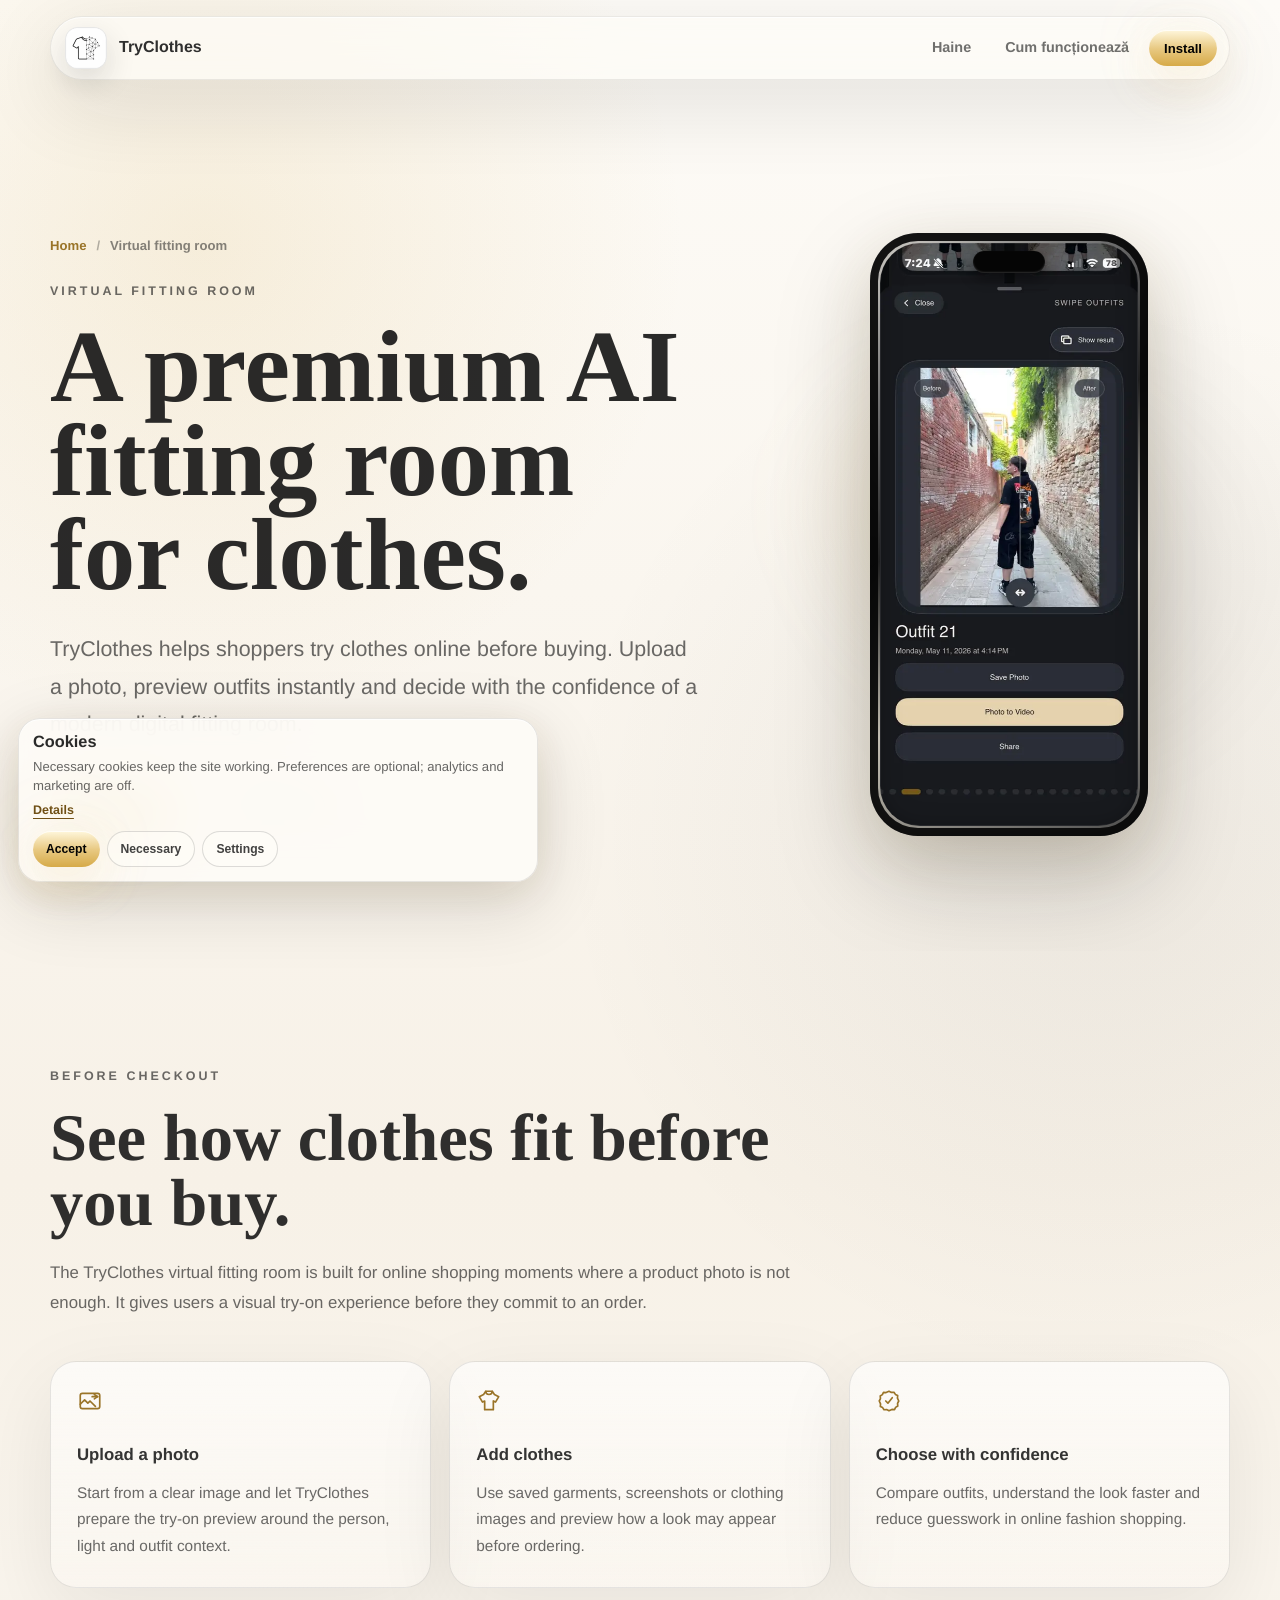
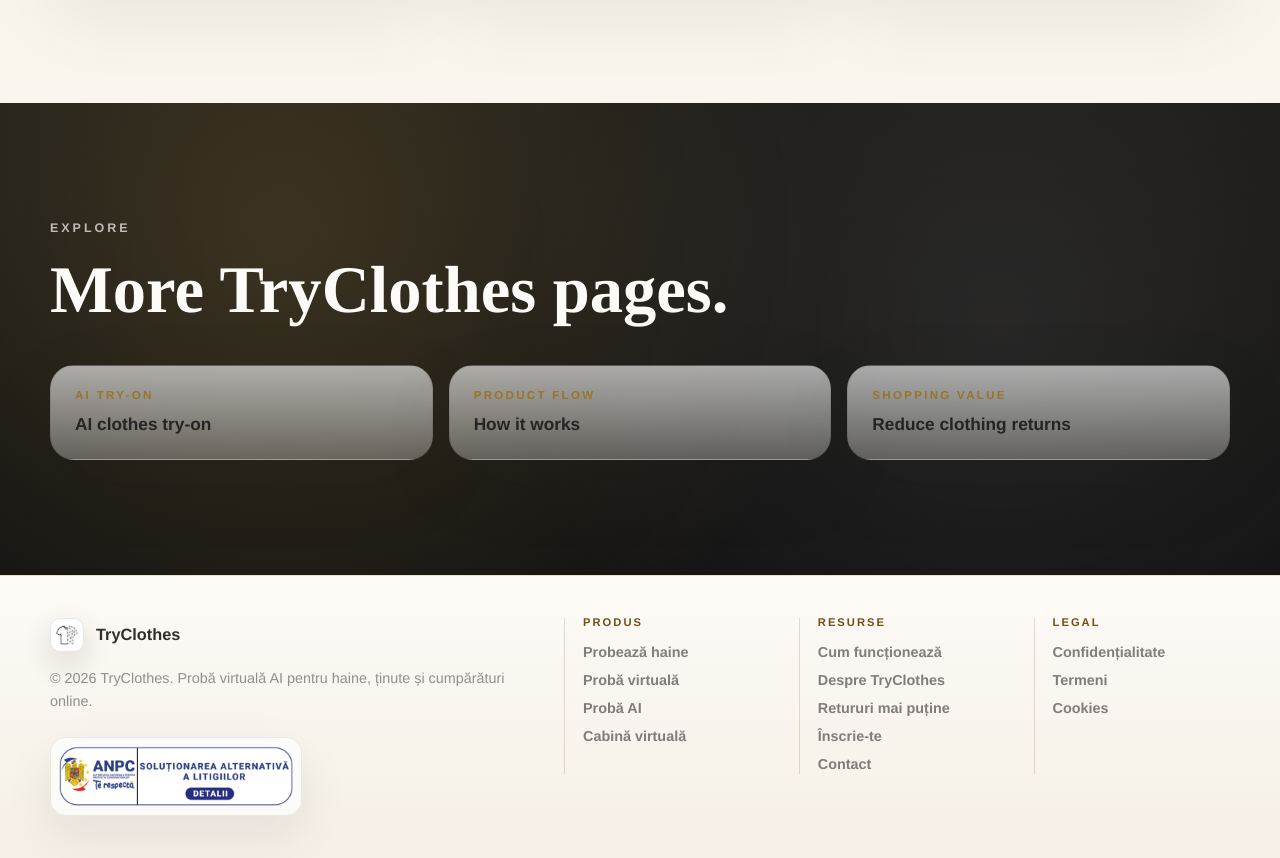
<file: virtual-fitting-room/index.html>
<!DOCTYPE html>
<html lang="en" class="scroll-smooth">
<head>
    <meta charset="UTF-8">
    <meta name="viewport" content="width=device-width, initial-scale=1.0">
    <title>Virtual Fitting Room | TryClothes</title>
    <meta name="description" content="TryClothes is an AI virtual fitting room for trying clothes online before buying. Upload a photo, preview outfits and make better fashion decisions.">
    <meta name="keywords" content="TryClothes, virtual fitting room, try clothes online, clothes try on, AI virtual try-on, online fitting room">
    <meta name="robots" content="index, follow, max-image-preview:large">
    <meta name="author" content="TryClothes">
    <meta name="theme-color" content="#fdfbf7">
    <link rel="canonical" href="https://try-clothes.com/virtual-fitting-room/">

    <meta property="og:type" content="website">
    <meta property="og:site_name" content="TryClothes">
    <meta property="og:title" content="Virtual Fitting Room | TryClothes">
    <meta property="og:description" content="Try clothes online before buying with the TryClothes virtual fitting room.">
    <meta property="og:url" content="https://try-clothes.com/virtual-fitting-room/">
    <meta property="og:image" content="https://try-clothes.com/og-image.png">

    <meta name="twitter:card" content="summary_large_image">
    <meta name="twitter:title" content="Virtual Fitting Room | TryClothes">
    <meta name="twitter:description" content="Try clothes online before buying with AI.">
    <meta name="twitter:image" content="https://try-clothes.com/og-image.png">

    <link rel="icon" type="image/png" sizes="48x48" href="/favicon-tab-48.png?v=20260527b">
    <link rel="icon" href="/favicon.ico?v=20260527b" sizes="any">
    <link rel="apple-touch-icon" href="/apple-touch-icon.png?v=20260527b">
    <link rel="stylesheet" href="../styles.bundle.css?v=20260525chromenoherospaced">
    <script src="../icons.js?v=20260523tbt6" defer></script>
    <script src="../cookie-consent.js?v=20260525cookies" defer></script>
    <script type="application/ld+json">
        {
          "@context": "https://schema.org",
          "@graph": [
            {
              "@type": "Organization",
              "name": "TryClothes",
              "url": "https://try-clothes.com",
              "logo": "https://try-clothes.com/logo.png",
              "@id": "https://try-clothes.com/#organization",
              "sameAs": [
                "https://www.instagram.com/tryclothes_/"
              ]
            },
            {
              "@type": "WebPage",
              "@id": "https://try-clothes.com/virtual-fitting-room/#webpage",
              "url": "https://try-clothes.com/virtual-fitting-room/",
              "name": "Virtual Fitting Room | TryClothes",
              "description": "AI virtual fitting room for trying clothes online before buying.",
              "isPartOf": {
                "@id": "https://try-clothes.com/#website"
              }
            },
            {
              "@type": "BreadcrumbList",
              "itemListElement": [
                {
                  "@type": "ListItem",
                  "position": 1,
                  "name": "TryClothes",
                  "item": "https://try-clothes.com/"
                },
                {
                  "@type": "ListItem",
                  "position": 2,
                  "name": "Virtual Fitting Room",
                  "item": "https://try-clothes.com/virtual-fitting-room/"
                }
              ]
            }
          ]
        }
    </script>
</head>
<body class="seo-body">
    <nav class="site-nav" aria-label="Main navigation">
        <a class="brand-lockup" href="../" aria-label="TryClothes home">
            <img src="../assets/logo-160.webp?v=20260522perf" alt="TryClothes logo" class="brand-logo" width="42" height="42">
            <span>TryClothes</span>
        </a>

        <div class="nav-actions">
            <a class="nav-link" href="../#experience">Haine</a>
            <a class="nav-link" href="../#how-it-works">Cum funcționează</a>
            <button class="button button-primary button-small install-app-button" type="button" aria-disabled="true">Install</button>
        </div>
    </nav>

    <main class="seo-main">
        <section class="seo-section">
            <div class="seo-inner seo-hero-grid">
                <div>
                    <nav class="seo-breadcrumbs" aria-label="Breadcrumb">
                        <a href="../">Home</a>
                        <span>Virtual fitting room</span>
                    </nav>
                    <p class="seo-kicker">Virtual fitting room</p>
                    <h1 class="seo-title">A premium AI fitting room for clothes.</h1>
                    <p class="seo-lead">TryClothes helps shoppers try clothes online before buying. Upload a photo, preview outfits instantly and decide with the confidence of a modern digital fitting room.</p>
                    <div class="seo-actions">
                        <a class="button button-primary" href="../#download">Înscrie-te</a>
                        <a class="button button-secondary" href="../ai-clothes-try-on/">AI clothes try-on</a>
                    </div>
                </div>

                <div class="seo-device-card" aria-label="TryClothes virtual fitting room preview">
                    <div class="seo-phone">
                        <img src="../assets/app-outfit-result-520.webp" alt="TryClothes outfit result in a virtual fitting room" width="520" height="1129" loading="eager" decoding="async">
                    </div>
                </div>
            </div>
        </section>

        <section class="seo-section">
            <div class="seo-inner">
                <p class="seo-kicker">Before checkout</p>
                <h2>See how clothes fit before you buy.</h2>
                <p class="seo-intro-text">The TryClothes virtual fitting room is built for online shopping moments where a product photo is not enough. It gives users a visual try-on experience before they commit to an order.</p>

                <div class="seo-card-grid">
                    <article class="seo-card">
                        <i data-lucide="image-up"></i>
                        <h3>Upload a photo</h3>
                        <p>Start from a clear image and let TryClothes prepare the try-on preview around the person, light and outfit context.</p>
                    </article>
                    <article class="seo-card">
                        <i data-lucide="shirt"></i>
                        <h3>Add clothes</h3>
                        <p>Use saved garments, screenshots or clothing images and preview how a look may appear before ordering.</p>
                    </article>
                    <article class="seo-card">
                        <i data-lucide="badge-check"></i>
                        <h3>Choose with confidence</h3>
                        <p>Compare outfits, understand the look faster and reduce guesswork in online fashion shopping.</p>
                    </article>
                </div>
            </div>
        </section>

        <section class="seo-section seo-section-dark">
            <div class="seo-inner">
                <p class="seo-kicker">Explore</p>
                <h2 class="seo-dark-title">More TryClothes pages.</h2>
                <div class="seo-link-grid">
                    <a class="seo-link-card" href="../ai-clothes-try-on/">
                        <span>AI try-on</span>
                        <strong>AI clothes try-on</strong>
                    </a>
                    <a class="seo-link-card" href="../how-it-works/">
                        <span>Product flow</span>
                        <strong>How it works</strong>
                    </a>
                    <a class="seo-link-card" href="../reduce-clothing-returns/">
                        <span>Shopping value</span>
                        <strong>Reduce clothing returns</strong>
                    </a>
                </div>
            </div>
        </section>
    </main>

    <footer class="site-footer">
        <div class="footer-inner">
            <div class="footer-brand">
                <a class="brand-lockup brand-lockup-footer" href="../">
                    <img src="../assets/logo-160.webp?v=20260522perf" alt="TryClothes logo" class="brand-logo brand-logo-small" width="34" height="34">
                    <span>TryClothes</span>
                </a>
                <p>© 2026 TryClothes. Probă virtuală AI pentru haine, ținute și cumpărături online.</p>
                <div class="anpc-badges" aria-label="Link ANPC pentru consumatori">
                    <a class="anpc-badge anpc-badge-sal" href="https://reclamatiisal.anpc.ro" target="_blank" rel="noopener noreferrer" aria-label="ANPC - Soluționarea alternativă a litigiilor">
                        <img src="../assets/anpc-sal.png" alt="ANPC - Soluționarea alternativă a litigiilor" width="320" height="90" loading="lazy" decoding="async">
                    </a>
                </div>
            </div>
            <nav class="footer-links" aria-label="Pagini TryClothes">
                <div class="footer-link-group">
                    <span class="footer-link-title">Produs</span>
                    <a href="../probeaza-haine-online/">Probează haine</a>
                    <a href="../proba-virtuala-haine/">Probă virtuală</a>
                    <a href="../ai-clothes-try-on/">Probă AI</a>
                    <a href="../virtual-fitting-room/">Cabină virtuală</a>
                </div>
                <div class="footer-link-group">
                    <span class="footer-link-title">Resurse</span>
                    <a href="../how-it-works/">Cum funcționează</a>
                    <a href="../about/">Despre TryClothes</a>
                    <a href="../reduce-clothing-returns/">Retururi mai puține</a>
                    <a href="../#download">Înscrie-te</a>
                    <a href="../contact/">Contact</a>
                </div>
                <div class="footer-link-group">
                    <span class="footer-link-title">Legal</span>
                    <a href="../privacy/">Confidențialitate</a>
                    <a href="../terms/">Termeni</a>
                    <a href="../cookies/">Cookies</a>
                </div>
            </nav>
        </div>
    </footer>
</body>
</html>
</file>
<file: styles.bundle.css>
/* Generated from css/*.css by scripts/build-css.js. Do not edit directly. */
:root{color-scheme:light;--bg:#030303;--bg-soft:#080808;--cream:#fdfbf7;--onyx:#181818;--text:#f7f7f7;--muted:rgba(247,247,247,0.74);--faint:rgba(247,247,247,0.48);--line:rgba(255,255,255,0.09);--line-strong:rgba(255,255,255,0.16);--glass:rgba(12,12,12,0.54);--gold:#9a7428;--gold-deep:#6f4f16;--gold-on-dark:#c8a24e;--gold-soft:rgba(154,116,40,0.2);--gold-line:rgba(111,79,22,0.3);--radius-lg:32px;--radius-md:24px;--ease-out:cubic-bezier(0.16,1,0.3,1);--max:1180px;--font-serif:"Iowan Old Style","New York",Georgia,"Times New Roman",serif;--font-sans:-apple-system,BlinkMacSystemFont,"SF Pro Display","SF Pro Text","Helvetica Neue",Segoe UI,sans-serif}*{box-sizing:border-box}html{scroll-behavior:smooth;scroll-padding-top:108px}html.is-programmatic-scroll{scroll-behavior:auto}body{margin:0;min-width:320px;overflow-x:hidden;background:radial-gradient(circle at 12% 12%,rgba(232,201,130,0.18),transparent 28rem),radial-gradient(circle at 88% 38%,rgba(111,154,255,0.08),transparent 32rem),linear-gradient(180deg,#fdfbf7 0%,#f5efe5 52%,#fdfbf7 100%),var(--cream);color:var(--onyx);font-family:var(--font-sans);-webkit-font-smoothing:antialiased;text-rendering:geometricPrecision;scrollbar-width:none}body::-webkit-scrollbar{display:none}body::before{content:none;display:none}a{color:inherit;text-decoration:none}img,svg{display:block}button,input{font:inherit}.sr-only{position:absolute;width:1px;height:1px;padding:0;margin:-1px;overflow:hidden;clip:rect(0,0,0,0);white-space:nowrap;border:0}[hidden]{display:none!important}.site-nav{position:fixed;top:16px;left:50%;z-index:60;width:min(calc(100% - 32px),var(--max));min-height:64px;display:flex;align-items:center;justify-content:space-between;gap:20px;padding:10px 12px 10px 14px;border:1px solid rgba(24,24,24,0.08);border-radius:999px;background:rgba(253,251,247,0.72);box-shadow:0 24px 80px rgba(24,24,24,0.12),inset 0 1px 0 rgba(255,255,255,0.72);transform:translateX(-50%);backdrop-filter:blur(28px) saturate(140%);-webkit-backdrop-filter:blur(28px) saturate(140%)}.is-chromium .site-nav{background:rgba(253,251,247,0.9);backdrop-filter:none;-webkit-backdrop-filter:none}.brand-lockup{display:inline-flex;align-items:center;gap:12px;min-width:0;color:rgba(24,24,24,0.9);font-weight:800;letter-spacing:0}.brand-logo{width:42px;height:42px;object-fit:cover;border-radius:13px;background:#fff;border:1px solid rgba(24,24,24,0.1);box-shadow:0 12px 30px rgba(24,24,24,0.14)}.brand-logo-small{width:34px;height:34px;border-radius:10px}.nav-actions{display:flex;align-items:center;gap:6px}.nav-link{padding:12px 14px;border-radius:999px;color:rgba(24,24,24,0.62);font-size:0.9rem;font-weight:600;transition:color 100ms ease,background 100ms ease}.nav-link:hover{color:var(--onyx);background:rgba(24,24,24,0.06)}.button{display:inline-flex;align-items:center;justify-content:center;min-height:52px;padding:0 28px;border:0;border-radius:999px;cursor:pointer;font-weight:800;letter-spacing:0;transition:transform 100ms var(--ease-out),box-shadow 100ms ease,background 100ms ease}.button:hover{transform:translateY(-1px)}.button:active{transform:translateY(1px) scale(0.99)}.button-primary{color:#030303;background:linear-gradient(180deg,#fff7dc 0%,#e8c982 52%,#d6aa48 100%);box-shadow:0 16px 46px rgba(232,201,130,0.22),0 0 80px rgba(232,201,130,0.12),inset 0 1px 0 rgba(255,255,255,0.78)}.button-primary:hover{background:linear-gradient(180deg,#fffaf0 0%,#f0d793 52%,#dfb95a 100%);box-shadow:0 20px 58px rgba(232,201,130,0.3),0 0 110px rgba(232,201,130,0.16),inset 0 1px 0 rgba(255,255,255,0.9)}.button-small{min-height:42px;padding-inline:20px;font-size:0.9rem}.install-app-button{min-height:36px;padding-inline:15px;cursor:default;font-size:0.82rem;white-space:nowrap}.install-app-button:hover,.install-app-button:active{transform:none}.language-switcher{position:fixed;right:max(18px,env(safe-area-inset-right));bottom:max(18px,env(safe-area-inset-bottom));z-index:90;display:inline-flex;align-items:center;gap:4px;padding:7px;border:1px solid rgba(111,79,22,0.18);border-radius:999px;background:rgba(253,251,247,0.78);box-shadow:0 18px 50px rgba(24,24,24,0.12),0 0 70px rgba(232,201,130,0.12),inset 0 1px 0 rgba(255,255,255,0.74);backdrop-filter:blur(24px) saturate(145%);-webkit-backdrop-filter:blur(24px) saturate(145%)}.is-chromium .language-switcher{background:rgba(253,251,247,0.92);backdrop-filter:none;-webkit-backdrop-filter:none}.language-switcher-label{padding:0 10px 0 12px;color:rgba(24,24,24,0.58);font-size:0.72rem;font-weight:800;letter-spacing:0.18em;text-transform:uppercase}.language-switcher button{min-width:42px;min-height:36px;border:0;border-radius:999px;color:rgba(24,24,24,0.58);background:transparent;cursor:pointer;font-size:0.78rem;font-weight:900;letter-spacing:0.08em;transition:color 100ms ease,background 100ms ease,box-shadow 100ms ease,transform 100ms var(--ease-out)}.language-switcher button:hover{color:var(--onyx);transform:translateY(-1px)}.language-switcher button.is-active{color:#050505;background:linear-gradient(180deg,#fff7dc 0%,#e8c982 52%,#d6aa48 100%);box-shadow:0 12px 30px rgba(184,140,54,0.24),inset 0 1px 0 rgba(255,255,255,0.76)}.cookie-consent{position:fixed;left:max(18px,env(safe-area-inset-left));bottom:max(18px,env(safe-area-inset-bottom));z-index:120;width:min(calc(100% - 36px),520px);display:grid;grid-template-columns:1fr;gap:12px;padding:14px;border:1px solid rgba(24,24,24,0.1);border-radius:22px;background:rgba(253,251,247,0.93);box-shadow:0 20px 70px rgba(24,24,24,0.16),0 10px 42px rgba(154,116,40,0.1),inset 0 1px 0 rgba(255,255,255,0.86);backdrop-filter:blur(26px) saturate(145%);-webkit-backdrop-filter:blur(26px) saturate(145%)}.cookie-consent.is-hiding{opacity:0;transform:translateY(10px);transition:opacity 160ms ease,transform 160ms var(--ease-out)}.cookie-consent-main{min-width:0}.cookie-eyebrow{display:none}.cookie-consent h2{margin:0;color:rgba(24,24,24,0.92);font-size:1.02rem;line-height:1.2}.cookie-consent-text{margin:6px 0 0;color:rgba(24,24,24,0.66);font-size:0.82rem;line-height:1.44}.cookie-policy-link{display:inline-flex;margin-top:7px;color:var(--gold-deep);font-size:0.78rem;font-weight:900;text-decoration:underline;text-underline-offset:4px}.cookie-actions{display:flex;align-items:center;justify-content:flex-start;gap:7px;flex-wrap:wrap}.cookie-button{min-height:36px;padding-inline:13px;font-size:0.76rem;white-space:nowrap}.cookie-settings{grid-column:1 / -1;display:grid;gap:8px}.cookie-option{display:grid;grid-template-columns:16px minmax(0,1fr);gap:10px;align-items:start;padding:10px 11px;border:1px solid rgba(24,24,24,0.09);border-radius:14px;background:rgba(255,255,255,0.5)}.cookie-option input{width:14px;height:14px;margin:3px 0 0;accent-color:var(--gold-deep)}.cookie-option-copy,.cookie-option-title,.cookie-option-text{display:block}.cookie-option-title{color:rgba(24,24,24,0.86);font-size:0.82rem;font-weight:900;line-height:1.28}.cookie-option-text{margin-top:3px;color:rgba(24,24,24,0.58);font-size:0.76rem;line-height:1.38}.cookie-option-badge{display:inline-flex;margin-left:6px;padding:2px 6px;border-radius:999px;color:rgba(24,24,24,0.58);background:rgba(154,116,40,0.12);font-size:0.56rem;font-weight:900;letter-spacing:0.08em;text-transform:uppercase;vertical-align:middle}.cookie-status{grid-column:1 / -1;margin:0;color:rgba(24,24,24,0.62);font-size:0.76rem;font-weight:700}.cookie-settings-link{width:100%;min-height:46px;margin-top:18px}.hero-shell{position:relative;width:100%;height:var(--hero-scroll-height,540vh);background:var(--cream);overflow:visible}.is-chromium-desktop .hero-shell{display:none}.is-chromium-desktop #experience{padding-top:clamp(140px,13vh,172px)}.is-chromium-desktop #experience .gs-reveal{opacity:1!important;transform:none!important;filter:none!important}.hero-shell::before,.hero-shell::after{content:"";position:absolute;pointer-events:none}.hero-shell::before{inset:-18% -12% auto -12%;height:70%;z-index:1;opacity:0.72;background:radial-gradient(ellipse at 22% 42%,rgba(232,201,130,0.24),transparent 42%),radial-gradient(ellipse at 74% 18%,rgba(118,164,255,0.12),transparent 48%),linear-gradient(105deg,transparent 12%,rgba(255,255,255,0.48) 48%,transparent 72%);transform:rotate(-5deg)}.hero-shell::after{left:0;right:0;bottom:-1px;z-index:2;height:18vh;background:radial-gradient(ellipse at 50% 100%,rgba(232,201,130,0.18),transparent 58%),linear-gradient(180deg,transparent 0%,rgba(253,251,247,0.72) 54%,#fdfbf7 100%)}.hero-bg,.hero-overlay{position:absolute;inset:0}.hero-bg{background-image:image-set( url("../assets/hero-bg-bw-1920.webp") type("image/webp"),url("../assets/hero-bg-bw.jpg") type("image/jpeg") );background-size:cover;background-position:center center;background-attachment:scroll;opacity:0.34}.hero-overlay{background:radial-gradient(circle at 54% 40%,rgba(232,201,130,0.2),transparent 27rem),radial-gradient(circle at 72% 64%,rgba(88,129,230,0.08),transparent 28rem),radial-gradient(circle at center,rgba(253,251,247,0.4) 0%,rgba(253,251,247,0.78) 58%,#fdfbf7 100%),linear-gradient(180deg,rgba(253,251,247,0.74) 0%,rgba(253,251,247,0.46) 52%,#fdfbf7 100%)}.hero-stage{position:sticky;top:0;z-index:10;width:100%;height:100vh;display:flex;align-items:center;justify-content:center;overflow:hidden;padding:90px 24px 40px;contain:layout paint}.scene-3d{perspective:1800px;transform-style:preserve-3d}.hero-copy{position:absolute;top:clamp(98px,15vh,148px);left:50%;z-index:8;width:min(620px,calc(100% - 40px));text-align:center;opacity:0.82;transform:translateX(-50%);pointer-events:none}.eyebrow{margin:0 0 16px;color:var(--gold-deep);font-size:0.72rem;font-weight:800;letter-spacing:0.22em;text-transform:uppercase}.hero-copy h1,.story-caption h2,.section-heading h2,.cta-inner h2{margin:0;font-family:var(--font-serif);letter-spacing:0;line-height:0.92}.hero-copy h1{color:rgba(24,24,24,0.9);font-size:clamp(2.6rem,6vw,5.5rem);font-weight:600;text-shadow:0 22px 90px rgba(255,255,255,0.62),0 12px 58px rgba(188,150,70,0.12)}.hero-subtitle{width:min(480px,100%);margin:16px auto 0;color:rgba(24,24,24,0.62);font-size:clamp(0.92rem,1.4vw,1.05rem);font-weight:400;line-height:1.55}.scroll-cue{display:inline-flex;flex-direction:column;align-items:center;gap:10px;margin-top:26px;color:rgba(24,24,24,0.48);font-size:0.7rem;font-weight:800;letter-spacing:0.24em;text-transform:uppercase;animation:floatCue 1.7s ease-in-out infinite}.scroll-cue svg{width:18px;height:18px}.cinematic-light{position:absolute;z-index:1;width:620px;height:620px;border-radius:999px;opacity:0;pointer-events:none;mix-blend-mode:multiply;will-change:transform,opacity}.cinematic-light-left{top:11vh;left:-12vw;background:radial-gradient(circle,rgba(195,215,255,0.16),transparent 62%)}.cinematic-light-right{right:-12vw;bottom:8vh;background:radial-gradient(circle,rgba(232,201,130,0.22),transparent 62%)}.phone-drop{position:relative;z-index:12;margin:4.75rem auto 0;opacity:0;transform-style:preserve-3d;will-change:transform,opacity;transform:translate3d(0,-100vh,0) rotateZ(12deg) rotateX(15deg) scale(0.8);--original-screen-opacity:0.82;--result-screen-opacity:0;--aura-opacity:0;--aura-scale:0.74;--ring-opacity:0;--ring-rotation:-24deg;--edge-glow:0;--metal-flare-opacity:0;--metal-flare-x:-145%;--glass-bloom:0}.phone-drop::before{content:"";display:block;position:absolute;inset:-104px -84px;z-index:-2;border-radius:999px;opacity:var(--aura-opacity);background:radial-gradient(ellipse at 46% 42%,rgba(232,201,130,0.28),transparent 46%),radial-gradient(ellipse at 62% 54%,rgba(118,164,255,0.1),transparent 54%);filter:blur(36px);transform:scale(var(--aura-scale)) translateZ(-36px);transition:none}.phone-drop::after{content:"";position:absolute;inset:-28px -22px;z-index:-1;border-radius:62px;opacity:var(--ring-opacity);pointer-events:none;background:conic-gradient(from 172deg,transparent 0deg,rgba(232,201,130,0.04) 56deg,rgba(255,245,205,0.46) 88deg,rgba(118,164,255,0.22) 132deg,transparent 180deg,transparent 360deg);filter:blur(0.2px);transform:rotate(var(--ring-rotation)) translateZ(-14px);-webkit-mask:linear-gradient(#000 0 0) content-box,linear-gradient(#000 0 0);-webkit-mask-composite:xor;mask-composite:exclude;padding:1px}.phone-drop.is-present::before{opacity:var(--aura-opacity);transform:scale(var(--aura-scale)) translateZ(-36px)}.phone-3d-wrapper{position:relative;width:260px;height:540px;transform-style:preserve-3d;will-change:transform;transform:rotateY(0deg)}.phone-3d-wrapper::before{content:"";position:absolute;inset:-2px;border-radius:48px;pointer-events:none;opacity:var(--edge-glow);box-shadow:0 0 48px rgba(232,201,130,0.28),0 0 72px rgba(102,142,255,0.16),0 0 88px rgba(255,238,190,0.14),0 0 118px rgba(104,137,210,0.08);transform:translateZ(-12px)}.phone-3d-wrapper::after{content:"";position:absolute;inset:-1px;z-index:60;opacity:var(--edge-glow);border:1px solid rgba(255,246,213,0.38);border-radius:47px;pointer-events:none;box-shadow:inset 18px 0 34px rgba(255,255,255,0.12),inset -16px 0 34px rgba(232,201,130,0.16),inset 0 0 24px rgba(255,237,190,0.12);transform:translateZ(12px)}.phone-body-layer{position:absolute;inset:0;border:2px solid #3d3d3d;border-radius:46px;background-color:#111;background-image:linear-gradient(90deg,rgba(255,255,255,0.08),transparent 18%,transparent 82%,rgba(255,255,255,0.06)),linear-gradient(180deg,#181818,#0d0d0d 48%,#1b1b1b);box-shadow:inset 0 0 15px rgba(0,0,0,1);pointer-events:none;transform-style:preserve-3d}.phone-body-layer:nth-child(1),.phone-body-layer:nth-child(2),.phone-body-layer:nth-child(18),.phone-body-layer:nth-child(19){border-color:#1f1f1f}.phone-face{position:absolute;width:100%;height:100%;backface-visibility:hidden;-webkit-backface-visibility:hidden;transform-style:preserve-3d}.phone-front{transform:translateZ(10px)}.phone-back{transform:rotateY(180deg) translateZ(10px)}.screen-mask{position:absolute;inset:0;overflow:hidden;border:6px solid #141414;border-radius:46px;background:#000;box-shadow:inset 0 0 0 2px #000}.screen-mask::after{content:"";position:absolute;inset:-20%;z-index:45;pointer-events:none;opacity:var(--metal-flare-opacity);background:linear-gradient(112deg,transparent 0%,transparent 34%,rgba(255,255,255,0.08) 42%,rgba(255,242,196,0.5) 49%,rgba(122,158,228,0.18) 56%,transparent 68%,transparent 100%);mix-blend-mode:screen;transform:translateX(var(--metal-flare-x)) rotate(8deg) translateZ(22px);will-change:transform,opacity}.screen-img{position:absolute;inset:0;width:100%;height:100%;object-fit:cover}.screen-img-muted{filter:grayscale(1) contrast(1.04)}.screen-img-fit-profile{object-position:center top}#screen-1{opacity:var(--original-screen-opacity)}#screen-3{opacity:var(--result-screen-opacity)}.processing-layer{position:absolute;inset:0;background:rgba(6,6,8,0.18);mix-blend-mode:multiply}.scan-line{position:absolute;left:0;z-index:40;width:100%;height:2px;background:#fff;box-shadow:0 0 20px 2px #fff;animation:scan 2.5s cubic-bezier(0.4,0,0.2,1) infinite}.dynamic-island{position:absolute;top:14px;left:50%;z-index:52;width:86px;height:26px;border-radius:20px;background:#000;box-shadow:inset 0 -1px 2px rgba(255,255,255,0.16),0 4px 10px rgba(0,0,0,0.5);transform:translateX(-50%) translateZ(4px)}.ui-float{position:absolute;left:50%;bottom:30px;z-index:50;display:inline-flex;align-items:center;gap:8px;white-space:nowrap;border-radius:999px;padding:12px 20px;font-size:0.75rem;font-weight:800;letter-spacing:0.02em;box-shadow:0 20px 50px rgba(0,0,0,0.42);transform:translateX(-50%) translateZ(24px)}.ui-float svg{width:16px;height:16px}.ui-float-dark{color:#fff;border:1px solid rgba(255,255,255,0.12);background:rgba(0,0,0,0.48);backdrop-filter:blur(18px);-webkit-backdrop-filter:blur(18px)}.ui-float-light{color:#000;background:rgba(255,255,255,0.92)}.glare{position:absolute;inset:-50%;z-index:40;pointer-events:none;background:linear-gradient(45deg,transparent 38%,rgba(255,255,255,0.24) 48%,rgba(232,201,130,0.16) 52%,transparent 63%);transform:translateX(-100%) rotate(25deg)}.is-chromium .cinematic-light,.is-chromium .glare,.is-chromium .scan-line{display:none}.is-chromium .phone-drop{--aura-opacity:0;--ring-opacity:0;--edge-glow:0.18;--metal-flare-opacity:0;--glass-bloom:0}.is-chromium .phone-drop::before,.is-chromium .phone-drop::after,.is-chromium .phone-3d-wrapper::before,.is-chromium .screen-mask::after{display:none}.is-chromium .phone-3d-wrapper::after{opacity:0.18;box-shadow:inset 10px 0 22px rgba(255,255,255,0.08),inset -10px 0 22px rgba(232,201,130,0.1)}.is-chromium .phone-body-layer{box-shadow:inset 0 0 10px rgba(0,0,0,0.88)}.is-chromium .phone-body-layer:nth-child(2n+3):nth-child(-n+17){display:none}.is-chromium .processing-layer{mix-blend-mode:normal}.story-caption{position:absolute;left:50%;z-index:8;width:min(620px,calc(100% - 32px));text-align:center;opacity:0;transform:translateX(-50%);pointer-events:none;filter:saturate(0.9)}.story-caption-mid{bottom:clamp(18px,3.6vh,46px)}.story-caption-final{top:auto;bottom:clamp(18px,3.6vh,46px)}.story-caption h2{color:rgba(24,24,24,0.84);font-size:clamp(1.55rem,3vw,2.65rem);font-weight:600;text-shadow:0 20px 90px rgba(255,255,255,0.62),0 0 46px rgba(232,201,130,0.1)}.story-caption p:not(.eyebrow){margin:10px 0 0;color:rgba(24,24,24,0.58);font-size:clamp(0.86rem,1.15vw,1rem)}.transition-wash{position:absolute;inset:0;z-index:30;opacity:0;pointer-events:none;background:radial-gradient(circle at 56% 68%,rgba(232,201,130,0.18),transparent 30rem),radial-gradient(circle at 44% 74%,rgba(118,164,255,0.08),transparent 28rem),linear-gradient(180deg,transparent 0%,rgba(253,251,247,0.62) 48%,#fdfbf7 100%)}.section{position:relative;z-index:20;overflow:hidden;scroll-margin-top:108px;padding:104px 24px;background:var(--cream);color:var(--onyx);content-visibility:auto;contain-intrinsic-size:780px}.section::before,.section::after{content:"";position:absolute;left:0;right:0;pointer-events:none}.section::before{top:0;height:180px;background:linear-gradient(180deg,rgba(253,251,247,0.96),rgba(253,251,247,0))}.section::after{bottom:-1px;height:150px;background:linear-gradient(180deg,rgba(253,251,247,0),rgba(244,238,226,0.72))}.section-inner{position:relative;z-index:1;width:min(100%,var(--max));margin:0 auto}.section-heading{width:min(820px,100%);margin:0 auto 56px;text-align:center}.section-heading h2,.steps-heading h2,.cta-inner h2{margin:0;font-family:var(--font-serif);font-size:4.6rem;font-weight:600;line-height:0.98;letter-spacing:0}.section-heading p:not(.eyebrow),.steps-heading p:not(.eyebrow),.cta-inner p:not(.eyebrow){margin:22px auto 0;max-width:680px;color:rgba(24,24,24,0.66);font-size:1.08rem;line-height:1.82}.section-light{background:linear-gradient(180deg,#fdfbf7 0%,#fdfbf7 82%,#f5efe5 100%),radial-gradient(circle at 14% 28%,rgba(220,184,104,0.18),transparent 31rem),radial-gradient(circle at 86% 62%,rgba(40,48,62,0.08),transparent 30rem),var(--cream);padding-top:108px}.section-intro{margin-top:0;padding-top:clamp(52px,6vw,80px);padding-bottom:72px}.section-intro::before{height:16px;background:linear-gradient(180deg,rgba(253,251,247,0.1),rgba(253,251,247,0))}.experience-layout{display:grid;gap:52px}.editorial-heading{margin-bottom:0}.floating-phone-stage{position:relative;min-height:650px;display:grid;place-items:center;isolation:isolate}.floating-phone-stage::before{content:"";position:absolute;left:50%;top:50%;z-index:-2;width:min(760px,78vw);height:min(420px,54vw);border-radius:999px;background:radial-gradient(circle at 35% 36%,rgba(220,184,104,0.16),transparent 50%),radial-gradient(circle at 66% 58%,rgba(24,24,24,0.06),transparent 58%);transform:translate(-50%,-50%)}.floating-phone-stage::after{content:none;display:none}.editorial-phone{position:absolute;display:grid;justify-items:center;gap:18px}.editorial-phone span{color:rgba(24,24,24,0.46);font-size:0.76rem;font-weight:800;letter-spacing:0.22em;text-transform:uppercase}.editorial-phone-result{left:18%;top:0;transform:rotate(-7deg)}.editorial-phone-fit{right:17%;bottom:34px;transform:rotate(6deg)}.editorial-phone-shell{position:relative;width:276px;aspect-ratio:1179 / 2556;padding:0;overflow:visible;border-radius:50px;background:linear-gradient(145deg,#f7f4ec,#8d8d8d 24%,#1c1c1c 42%,#d8d3c5 63%,#4a4a4a 100%);box-shadow:0 38px 88px rgba(24,24,24,0.2),0 18px 54px rgba(174,136,54,0.1),inset 0 1px 0 rgba(255,255,255,0.72)}.editorial-phone-shell::before{content:"";position:absolute;inset:0;z-index:2;border-radius:50px;pointer-events:none;box-shadow:inset 0 0 0 8px rgba(6,6,6,0.92),inset 0 0 0 10px rgba(255,255,255,0.07),inset 0 0 26px rgba(0,0,0,0.56),inset 16px 0 30px rgba(255,255,255,0.08)}.editorial-phone-shell::after{content:"";position:absolute;left:50%;bottom:16px;z-index:5;width:31%;height:3.5px;border-radius:999px;background:rgba(255,255,255,0.82);transform:translateX(-50%)}.editorial-phone-shell img{position:absolute;inset:10px;width:calc(100% - 20px);height:calc(100% - 20px);object-fit:cover;border-radius:40px;background:#101216}.editorial-phone-island{position:absolute;top:19px;left:50%;z-index:6;width:76px;height:22px;border-radius:999px;background:#050505;box-shadow:inset 0 -1px 2px rgba(255,255,255,0.14),0 5px 14px rgba(0,0,0,0.48);transform:translateX(-50%)}.section-steps{background:linear-gradient(180deg,#f5efe5 0%,#fdfbf7 18%,#fdfbf7 74%,#f3eadc 100%),radial-gradient(circle at 14% 16%,rgba(220,184,104,0.16),transparent 28rem),radial-gradient(circle at 88% 70%,rgba(24,24,24,0.07),transparent 30rem),var(--cream)}.section-steps{padding-top:96px}.section-steps::before{background:linear-gradient(180deg,rgba(245,239,229,0.9),rgba(253,251,247,0))}.steps-heading{width:min(760px,100%);margin:0 0 54px}.steps-heading h2{color:var(--onyx)}.steps-heading p:not(.eyebrow){margin-left:0;color:rgba(24,24,24,0.66)}.steps-grid{display:grid;grid-template-columns:repeat(3,minmax(0,1fr));gap:22px}.step-card{position:relative;min-height:360px;overflow:hidden;padding:34px 30px;border:1px solid rgba(24,24,24,0.08);border-radius:28px;background:linear-gradient(145deg,rgba(255,255,255,0.84),rgba(255,255,255,0.34)),rgba(255,255,255,0.44);box-shadow:0 34px 90px rgba(24,24,24,0.08),0 18px 70px rgba(220,184,104,0.09),inset 0 1px 0 rgba(255,255,255,0.78);backdrop-filter:blur(22px);-webkit-backdrop-filter:blur(22px);transition:transform 120ms var(--ease-out),border-color 120ms ease,box-shadow 120ms ease}.step-card:hover{transform:translateY(-8px);border-color:rgba(111,79,22,0.28);box-shadow:0 42px 110px rgba(24,24,24,0.11),0 26px 90px rgba(220,184,104,0.14),inset 0 1px 0 rgba(255,255,255,0.9)}.step-ghost{position:absolute;right:18px;bottom:-18px;color:rgba(24,24,24,0.055);font-family:var(--font-serif);font-size:9.5rem;font-weight:700;line-height:0.8}.step-icon{position:relative;z-index:1;display:grid;place-items:center;width:68px;height:68px;margin-bottom:66px;border:1px solid rgba(174,136,54,0.28);border-radius:999px;color:rgba(24,24,24,0.7);background:rgba(253,251,247,0.66)}.step-icon svg{width:29px;height:29px;stroke-width:1.45}.step-card h3{position:relative;z-index:1;margin:0;max-width:260px;color:var(--onyx);font-family:var(--font-serif);font-size:2rem;font-weight:600;line-height:1.08;letter-spacing:0}.step-card p{position:relative;z-index:1;margin:18px 0 0;color:rgba(24,24,24,0.62);font-size:1rem;line-height:1.78}.section-faq{background:linear-gradient(180deg,#f3eadc 0%,#fdfbf7 14%,#fdfbf7 86%,#eee4d3 100%),radial-gradient(circle at 16% 14%,rgba(220,184,104,0.12),transparent 30rem),var(--cream)}.faq-layout{display:grid;grid-template-columns:minmax(0,0.85fr) minmax(0,1.15fr);gap:90px;align-items:start}.faq-heading{position:relative;top:auto;margin:0;text-align:left}.faq-language-stack{display:grid;gap:44px}.faq-language-block{display:grid;gap:12px}.faq-language-title{margin:0;color:var(--gold-deep);font-size:0.74rem;font-weight:900;letter-spacing:0.24em;text-transform:uppercase}.faq-grid{display:grid;border-top:1px solid rgba(111,79,22,0.3)}.faq-item{border-bottom:1px solid rgba(111,79,22,0.28)}.faq-item summary{display:grid;grid-template-columns:minmax(0,1fr) auto;gap:20px;align-items:center;padding:28px 0;color:var(--onyx);cursor:pointer;list-style:none}.faq-item summary::-webkit-details-marker{display:none}.faq-item summary span{font-family:var(--font-serif);font-size:1.65rem;font-weight:600;line-height:1.18;letter-spacing:0}.faq-item summary svg{width:22px;height:22px;color:var(--gold-deep);stroke-width:1.45;transition:transform 100ms var(--ease-out)}.faq-item[open] summary svg{transform:rotate(45deg)}.faq-item p{max-width:620px;margin:-8px 0 30px;color:rgba(24,24,24,0.64);font-size:1rem;line-height:1.82}.section-cta{min-height:560px;display:grid;place-items:center;text-align:center;color:#fff;background:linear-gradient(180deg,#eee4d3 0%,#181818 14%,#111 78%,#fdfbf7 100%),radial-gradient(circle at 50% 22%,rgba(220,184,104,0.24),transparent 32rem),radial-gradient(circle at 72% 78%,rgba(93,125,183,0.16),transparent 30rem),var(--onyx)}.section-cta::before{height:220px;background:linear-gradient(180deg,#eee4d3 0%,rgba(24,24,24,0))}.section-cta::after{height:190px;background:linear-gradient(180deg,rgba(24,24,24,0),rgba(253,251,247,0.96))}.cta-glow{position:absolute;top:50%;left:50%;width:min(760px,88vw);height:min(760px,88vw);border-radius:999px;background:radial-gradient(circle at 44% 36%,rgba(220,184,104,0.32),transparent 58%),radial-gradient(circle at 62% 66%,rgba(102,132,190,0.16),transparent 66%);filter:blur(70px);transform:translate(-50%,-50%);pointer-events:none}.cta-inner{position:relative;z-index:1;width:min(880px,100%)}.cta-inner h2{color:#fff8e8;font-size:5.4rem;text-shadow:0 24px 100px rgba(220,184,104,0.16)}.section-cta .eyebrow{color:var(--gold-on-dark)}.cta-inner p:not(.eyebrow){color:rgba(255,255,255,0.68)}.waitlist-form{display:grid;grid-template-columns:minmax(0,1fr) auto;grid-template-areas:"email button" "consent consent" "status status";align-items:end;gap:30px;width:min(650px,100%);margin:54px auto 0}.waitlist-form input[name="botcheck"]{display:none}.waitlist-form input[type="email"]{grid-area:email;width:100%;min-width:0;height:58px;padding:0;border:0;border-bottom:1px solid rgba(200,162,78,0.7);outline:0;color:#fff;background:transparent;border-radius:0}.waitlist-form input[type="email"]::placeholder{color:rgba(255,255,255,0.42)}.waitlist-form input[type="email"]:focus{border-color:var(--gold-on-dark)}.waitlist-form .button{grid-area:button}.consent-row{grid-area:consent;display:grid;grid-template-columns:18px minmax(0,1fr);gap:12px;align-items:start;margin-top:-8px;color:rgba(255,255,255,0.62);font-size:0.82rem;line-height:1.58;text-align:left}.consent-row input[type="checkbox"]{width:16px;height:16px;margin:3px 0 0;accent-color:var(--gold-on-dark)}.consent-row a{color:var(--gold-on-dark);text-decoration:underline;text-underline-offset:3px}.button-ghost{min-height:54px;border:1px solid rgba(200,162,78,0.82);color:var(--gold-on-dark);background:rgba(255,255,255,0.02);font-size:0.78rem;letter-spacing:0.2em;text-transform:uppercase;box-shadow:0 20px 70px rgba(220,184,104,0.08)}.button-ghost:hover{color:#181818;background:var(--gold-on-dark);box-shadow:0 24px 90px rgba(220,184,104,0.2)}.button-ghost:disabled{cursor:wait;opacity:0.58;transform:none}.form-status{grid-area:status;min-height:24px;margin:-12px 0 0;color:rgba(255,255,255,0.7);font-size:0.9rem;line-height:1.5;text-align:left}.site-footer{position:relative;z-index:20;padding:42px 24px;border-top:1px solid rgba(174,136,54,0.16);background:linear-gradient(180deg,#fdfbf7 0%,#f5efe5 100%);color:var(--onyx);content-visibility:auto;contain-intrinsic-size:260px}.footer-inner{width:min(100%,var(--max));margin:0 auto;display:grid;grid-template-columns:minmax(430px,0.82fr) minmax(0,1.18fr);gap:clamp(28px,4vw,56px);align-items:start}.footer-brand{display:grid;justify-items:start;gap:16px}.brand-lockup-footer{justify-self:start;font-size:1.02rem}.footer-brand p{max-width:540px;margin:0;color:rgba(24,24,24,0.46);font-size:0.9rem;line-height:1.62;text-align:left}.anpc-badges{display:flex;flex-wrap:nowrap;gap:10px;align-items:center;max-width:272px;margin-top:6px}.anpc-badge{display:inline-flex;align-items:center;justify-content:center;overflow:hidden;border:1px solid rgba(24,24,24,0.08);border-radius:16px;background:rgba(255,255,255,0.66);box-shadow:0 18px 48px rgba(24,24,24,0.08),inset 0 1px 0 rgba(255,255,255,0.78);transition:transform 100ms var(--ease-out),box-shadow 100ms ease,border-color 100ms ease}.anpc-badge:hover{border-color:rgba(111,79,22,0.24);box-shadow:0 22px 58px rgba(24,24,24,0.11),0 14px 42px rgba(154,116,40,0.1),inset 0 1px 0 rgba(255,255,255,0.88);transform:translateY(-2px)}.anpc-badge img{width:100%;height:auto}.anpc-badge-sal{width:252px;padding:5px}.footer-links{justify-self:stretch;display:grid;grid-template-columns:repeat(3,minmax(0,1fr));gap:clamp(22px,3vw,42px);width:100%;text-align:left}.footer-link-group{position:relative;display:grid;align-content:start;gap:10px;min-height:100%;padding-left:18px;border-left:1px solid rgba(111,79,22,0.18)}.footer-link-title{display:block;margin-bottom:5px;color:var(--gold-deep);font-size:0.7rem;font-weight:900;letter-spacing:0.18em;line-height:1;text-transform:uppercase}.footer-links a{position:relative;width:fit-content;color:rgba(24,24,24,0.54);font-size:0.9rem;font-weight:800;line-height:1.25;transition:color 100ms ease,transform 100ms var(--ease-out)}.footer-links a::after{content:"";position:absolute;left:0;bottom:-3px;width:0;height:1px;background:rgba(111,79,22,0.44);transition:width 100ms ease}.footer-links a:hover{color:var(--onyx);transform:translateX(-2px)}.footer-links a:hover::after{width:100%}.seo-body{background:radial-gradient(circle at 16% 10%,rgba(220,184,104,0.18),transparent 30rem),radial-gradient(circle at 86% 34%,rgba(24,24,24,0.06),transparent 34rem),linear-gradient(180deg,#fdfbf7 0%,#f7f1e7 48%,#fdfbf7 100%)}.seo-main{padding-top:118px}.seo-section{position:relative;padding:clamp(76px,9vw,132px) 24px;content-visibility:auto;contain-intrinsic-size:820px}.seo-section-dark{overflow:hidden;background:radial-gradient(circle at 22% 28%,rgba(200,162,78,0.2),transparent 34rem),radial-gradient(circle at 78% 48%,rgba(255,255,255,0.08),transparent 30rem),linear-gradient(180deg,#1b1a18 0%,#111 100%);color:#fdfbf7}.seo-inner{width:min(100%,var(--max));margin:0 auto}.seo-breadcrumbs{display:flex;flex-wrap:wrap;gap:10px;margin-bottom:28px;color:rgba(24,24,24,0.52);font-size:0.82rem;font-weight:700}.seo-breadcrumbs a{color:var(--gold)}.seo-breadcrumbs span::before{content:"/";margin-right:10px;color:rgba(24,24,24,0.32)}.seo-hero-grid,.seo-split{display:grid;grid-template-columns:minmax(0,1fr) minmax(320px,0.68fr);gap:clamp(44px,7vw,92px);align-items:center}.seo-kicker{margin:0 0 18px;color:var(--gold);font-size:0.78rem;font-weight:900;letter-spacing:0.24em;text-transform:uppercase}.seo-title{max-width:780px;margin:0;color:rgba(24,24,24,0.92);font-family:var(--font-serif);font-size:clamp(3.1rem,8vw,7rem);font-weight:700;line-height:0.92;letter-spacing:0}.seo-lead{max-width:660px;margin:28px 0 0;color:rgba(24,24,24,0.68);font-size:clamp(1.05rem,1.8vw,1.34rem);line-height:1.72}.seo-actions{display:flex;flex-wrap:wrap;gap:14px;margin-top:36px}.seo-actions .button{min-height:52px}.button-secondary{border:1px solid rgba(24,24,24,0.14);color:rgba(24,24,24,0.82);background:rgba(253,251,247,0.58)}.button-secondary:hover{border-color:rgba(154,116,40,0.34);color:var(--onyx);background:rgba(255,255,255,0.86)}.seo-device-card{position:relative;min-height:520px;display:grid;place-items:center}.seo-device-card::before{content:"";position:absolute;inset:8% -12%;z-index:-1;border-radius:999px;background:radial-gradient(circle at 42% 44%,rgba(220,184,104,0.18),transparent 42%),radial-gradient(circle at 60% 58%,rgba(24,24,24,0.08),transparent 58%);filter:blur(34px)}.seo-phone{position:relative;width:min(278px,72vw);aspect-ratio:1179 / 2556;border-radius:48px;background:linear-gradient(145deg,#fbf7ef,#777 22%,#101010 42%,#ddd7c8 64%,#444 100%);box-shadow:0 38px 96px rgba(24,24,24,0.22),0 18px 54px rgba(174,136,54,0.12),inset 0 1px 0 rgba(255,255,255,0.8)}.seo-phone::before{content:"";position:absolute;inset:0;z-index:2;border-radius:48px;pointer-events:none;box-shadow:inset 0 0 0 8px rgba(6,6,6,0.92),inset 0 0 0 11px rgba(255,255,255,0.08),inset 0 0 28px rgba(0,0,0,0.56)}.seo-phone::after{content:"";position:absolute;left:50%;top:18px;z-index:4;width:72px;height:22px;border-radius:999px;background:#050505;box-shadow:inset 0 -1px 2px rgba(255,255,255,0.16),0 5px 14px rgba(0,0,0,0.42);transform:translateX(-50%)}.seo-phone img{position:absolute;inset:10px;width:calc(100% - 20px);height:calc(100% - 20px);border-radius:40px;object-fit:cover;background:#101216}.seo-section h2{max-width:760px;margin:0;color:rgba(24,24,24,0.9);font-family:var(--font-serif);font-size:clamp(2.5rem,5.2vw,5.1rem);line-height:0.98}.seo-section h3{margin:0;color:rgba(24,24,24,0.88);font-size:1.05rem;line-height:1.36}.seo-section p{color:rgba(24,24,24,0.64);line-height:1.74}.seo-intro-text{max-width:760px;margin:22px 0 0;font-size:1.05rem}.seo-card-grid{display:grid;grid-template-columns:repeat(3,minmax(0,1fr));gap:18px;margin-top:44px}.seo-card,.seo-panel,.seo-faq details,.seo-link-card{border:1px solid rgba(24,24,24,0.1);background:linear-gradient(180deg,rgba(255,255,255,0.62),rgba(253,251,247,0.3));box-shadow:0 24px 80px rgba(24,24,24,0.08)}.seo-card{min-height:220px;padding:26px;border-radius:26px}.seo-card svg,.seo-panel svg{width:26px;height:26px;margin-bottom:30px;color:var(--gold);stroke-width:1.55}.seo-card p{margin:14px 0 0;font-size:0.96rem}.seo-panel{padding:clamp(28px,4vw,44px);border-radius:30px}.seo-panel p:first-child{margin-top:0}.seo-list{display:grid;gap:18px;margin:0;padding:0;list-style:none}.seo-list li{position:relative;padding-left:34px;color:rgba(24,24,24,0.68);line-height:1.7}.seo-list li::before{content:"";position:absolute;top:0.68em;left:0;width:18px;height:1px;background:var(--gold)}.seo-faq{display:grid;gap:12px;margin-top:42px}.seo-faq details{padding:22px 24px;border-radius:22px}.seo-faq summary{cursor:pointer;color:rgba(24,24,24,0.88);font-weight:800;list-style:none}.seo-faq summary::-webkit-details-marker{display:none}.seo-faq p{margin:14px 0 0}.seo-link-grid{display:grid;grid-template-columns:repeat(3,minmax(0,1fr));gap:16px;margin-top:42px}.seo-link-card{padding:24px;border-radius:24px;transition:transform 220ms ease,border-color 220ms ease,box-shadow 220ms ease}.seo-link-card:hover{border-color:rgba(154,116,40,0.34);box-shadow:0 28px 90px rgba(154,116,40,0.12);transform:translateY(-4px)}.seo-link-card span{display:block;color:var(--gold);font-size:0.72rem;font-weight:900;letter-spacing:0.2em;text-transform:uppercase}.seo-link-card strong{display:block;margin-top:12px;color:rgba(24,24,24,0.88);font-size:1.08rem}.seo-dark-title,.seo-section-dark h2{color:#fdfbf7}.seo-section-dark p{color:rgba(253,251,247,0.7)}.seo-footer-note{margin-top:26px;color:rgba(253,251,247,0.48);font-size:0.92rem}.legal-page .seo-main{padding-top:118px}.legal-hero{padding-bottom:clamp(42px,5vw,70px)}.legal-title{max-width:920px}.legal-updated{margin:28px 0 0;color:rgba(24,24,24,0.5);font-size:0.92rem;font-weight:700}.legal-section{padding-top:20px}.legal-layout{display:grid;grid-template-columns:minmax(220px,0.36fr) minmax(0,1fr);gap:clamp(34px,6vw,82px);align-items:start}.legal-summary,.contact-card{border:1px solid rgba(24,24,24,0.1);border-radius:28px;background:linear-gradient(180deg,rgba(255,255,255,0.72),rgba(253,251,247,0.44));box-shadow:0 28px 90px rgba(24,24,24,0.08),0 16px 60px rgba(154,116,40,0.08)}.legal-summary{position:sticky;top:118px;padding:28px}.legal-summary p{margin:14px 0 0;color:rgba(24,24,24,0.66)}.legal-summary a,.legal-content a,.contact-card a{color:var(--gold);font-weight:800;text-decoration:underline;text-underline-offset:4px}.legal-note{padding-top:18px;border-top:1px solid rgba(154,116,40,0.18);font-size:0.9rem}.legal-content{max-width:860px}.legal-content-single{max-width:900px}.legal-content h2{margin:0 0 18px;color:rgba(24,24,24,0.9);font-family:var(--font-serif);font-size:clamp(1.85rem,3vw,3rem);line-height:1.05}.legal-content h2:not(:first-child){margin-top:54px}.legal-content p,.legal-content li{color:rgba(24,24,24,0.67);font-size:1.02rem;line-height:1.82}.legal-content ul{display:grid;gap:12px;margin:18px 0 0;padding:0;list-style:none}.legal-content li{position:relative;padding-left:28px}.legal-content li::before{content:"";position:absolute;top:0.86em;left:0;width:16px;height:1px;background:var(--gold)}.contact-card{width:min(100%,430px);justify-self:end;padding:34px}.contact-card svg{width:34px;height:34px;color:var(--gold);stroke-width:1.45}.contact-card span{display:block;margin-top:28px;color:rgba(24,24,24,0.46);font-size:0.76rem;font-weight:900;letter-spacing:0.18em;text-transform:uppercase}.contact-card a{display:inline-block;margin-top:10px;font-size:clamp(1.35rem,3vw,2.2rem);line-height:1.12}.contact-card p{margin:22px 0 0}@media (max-width:900px){.seo-hero-grid,.seo-split,.legal-layout{grid-template-columns:1fr}.legal-summary{position:relative;top:auto}.contact-card{justify-self:start}.seo-device-card{min-height:430px}.seo-card-grid,.seo-link-grid{grid-template-columns:1fr}}@media (max-width:640px){.seo-main{padding-top:104px}.seo-section{padding:66px 20px}.legal-page .seo-main{padding-top:104px}.seo-title{font-size:clamp(2.7rem,16vw,4.6rem)}.seo-phone{width:min(210px,68vw);border-radius:36px}.seo-phone::before{border-radius:36px;box-shadow:inset 0 0 0 6px rgba(6,6,6,0.92),inset 0 0 0 8px rgba(255,255,255,0.08),inset 0 0 20px rgba(0,0,0,0.52)}.seo-phone::after{top:14px;width:54px;height:16px}.seo-phone img{inset:8px;width:calc(100% - 16px);height:calc(100% - 16px);border-radius:30px}}.gs-reveal{opacity:0}.motion-fallback .phone-drop,.motion-fallback .gs-reveal{opacity:1}.motion-fallback .phone-drop{transform:none;filter:none}.motion-fallback .story-caption,.motion-fallback .transition-wash{display:none}@keyframes floatCue{0%,100%{transform:translateY(0)}50%{transform:translateY(8px)}}@keyframes scan{0%{top:0%;opacity:0}15%,85%{opacity:1}100%{top:100%;opacity:0}}@media (max-width:980px){.footer-inner{grid-template-columns:1fr;justify-items:center;text-align:center}.footer-brand{justify-items:center}.brand-lockup-footer,.footer-links{justify-self:center}.footer-brand p{text-align:center}.footer-links{width:min(100%,680px);grid-template-columns:repeat(3,minmax(0,1fr));text-align:left}.footer-link-group{min-height:auto}.footer-links a:hover{transform:translateY(-1px)}.anpc-badges{justify-content:center}}@media (min-width:641px) and (max-width:1024px){.hero-shell{height:var(--hero-scroll-height,480vh)}.hero-bg{background-image:image-set( url("../assets/hero-bg-tablet-bw-980.webp") type("image/webp"),url("../assets/hero-bg-tablet-bw.jpg") type("image/jpeg") );background-size:cover;background-position:center center;background-attachment:scroll;opacity:0.32}}@media (min-width:1025px) and (max-width:1440px){.hero-bg{background-position:56% center}}@media (max-width:640px){.hero-shell{height:var(--hero-scroll-height,420vh)}.site-nav{top:10px;width:min(calc(100% - 20px),var(--max));min-height:58px;padding:8px}.brand-lockup{gap:9px;font-size:0.96rem}.brand-logo{width:38px;height:38px;border-radius:12px}.nav-link{display:none}.button-small{min-height:38px;padding-inline:15px;font-size:0.8rem}.language-switcher{right:auto;left:50%;bottom:max(12px,env(safe-area-inset-bottom));transform:translateX(-50%)}.language-switcher-label{display:none}.cookie-consent{left:50%;bottom:max(12px,env(safe-area-inset-bottom));width:min(calc(100% - 20px),430px);grid-template-columns:1fr;gap:11px;padding:13px;border-radius:20px;transform:translateX(-50%)}.cookie-consent.is-hiding{transform:translateX(-50%) translateY(10px)}.cookie-consent h2{font-size:0.98rem}.cookie-consent-text{font-size:0.8rem}.cookie-actions{display:grid;grid-template-columns:repeat(3,minmax(0,1fr));justify-content:stretch;gap:6px}.cookie-button{width:100%;min-height:34px;padding-inline:8px;font-size:0.72rem}.hero-stage{padding-top:78px}.hero-copy{top:86px;width:min(350px,calc(100% - 36px));opacity:0.86}.hero-copy h1{font-size:clamp(2.25rem,10vw,3.2rem);line-height:0.94}.hero-subtitle{max-width:285px;margin-top:12px;color:rgba(24,24,24,0.62);font-size:0.84rem}.scroll-cue{margin-top:24px;opacity:0.66}.hero-bg{background-image:image-set( url("../assets/hero-bg-mobile-bw-640.webp") type("image/webp"),url("../assets/hero-bg-mobile-bw.jpg") type("image/jpeg") );background-size:auto 100%;background-position:70% center;background-attachment:scroll;opacity:0.34}.hero-shell::before{opacity:0.58}.cinematic-light{display:none}.phone-drop{--aura-opacity:0!important;--ring-opacity:0!important;--edge-glow:0.22!important;--glass-bloom:0!important}.phone-drop::before,.phone-drop::after,.phone-3d-wrapper::before,.screen-mask::after{display:none}.phone-3d-wrapper::after{opacity:0.28;box-shadow:inset 10px 0 22px rgba(255,255,255,0.08),inset -10px 0 22px rgba(232,201,130,0.1)}.phone-body-layer{background-image:none;box-shadow:inset 0 0 10px rgba(0,0,0,0.92)}.phone-body-layer:nth-child(2n+3):nth-child(-n+17){display:none}.screen-img-muted,.glare{will-change:auto}.phone-3d-wrapper{width:220px;height:460px}.phone-drop{margin-top:5.6rem}.story-caption-final{top:auto;bottom:72px}.story-caption-mid{top:auto;bottom:72px}.story-caption h2{font-size:clamp(1.35rem,6.2vw,2rem);line-height:0.96}.story-caption p:not(.eyebrow){width:min(310px,100%);margin:10px auto 0;color:rgba(24,24,24,0.6);font-size:0.78rem;line-height:1.45}.scan-line{animation-duration:3.4s}.story-caption .eyebrow{margin-bottom:10px}.section{padding-inline:18px}.waitlist-form input[type="email"],.waitlist-form .button{width:100%}.anpc-badge-sal{width:min(300px,100%)}}@media (max-width:980px){.section{padding-top:88px;padding-bottom:88px}.section-heading h2,.steps-heading h2,.cta-inner h2{font-size:3.3rem;line-height:1}.experience-layout{gap:42px}.floating-phone-stage{min-height:570px}.editorial-phone-result{left:8%;top:0}.editorial-phone-fit{right:8%;bottom:24px}.editorial-phone-shell{width:236px}.steps-heading{margin-bottom:44px}.steps-grid{grid-template-columns:1fr}.step-card{min-height:300px}.step-icon{margin-bottom:54px}.faq-layout{grid-template-columns:1fr;gap:42px}.faq-language-stack{gap:36px}.faq-heading{position:relative;top:auto}.waitlist-form{grid-template-columns:1fr;gap:22px}}@media (max-width:640px){.section-light{padding-top:92px}.section-intro{margin-top:0;padding-top:58px;padding-bottom:14px}.section-steps{padding-top:46px}.section-heading,.editorial-heading,.cta-inner{text-align:center}.section-heading h2,.steps-heading h2,.cta-inner h2{font-size:2.55rem}.section-heading p:not(.eyebrow),.steps-heading p:not(.eyebrow),.cta-inner p:not(.eyebrow){font-size:0.98rem;line-height:1.72}.floating-phone-stage{min-height:382px}.floating-phone-stage::after{display:none}.editorial-phone-shell{width:156px;border-radius:31px;box-shadow:0 22px 48px rgba(24,24,24,0.16),0 12px 32px rgba(174,136,54,0.08),inset 0 1px 0 rgba(255,255,255,0.62)}.editorial-phone-shell::before{border-radius:31px;box-shadow:inset 0 0 0 5px rgba(6,6,6,0.92),inset 0 0 0 7px rgba(255,255,255,0.07),inset 0 0 18px rgba(0,0,0,0.52)}.editorial-phone-shell img{inset:7px;width:calc(100% - 14px);height:calc(100% - 14px);border-radius:25px}.editorial-phone-shell::after{bottom:10px;height:3px}.editorial-phone-island{top:12px;width:48px;height:14px}.editorial-phone-result{left:3%;top:0;transform:rotate(-5deg)}.editorial-phone-fit{right:3%;bottom:16px;transform:rotate(5deg)}.editorial-phone{gap:12px}.editorial-phone span{font-size:0.66rem}.steps-heading{text-align:left}.step-card{min-height:auto;padding:28px 24px}.step-card h3,.faq-item summary span{font-size:1.48rem}.step-ghost{font-size:7rem}.waitlist-form .button{width:100%}.anpc-badges{flex-wrap:wrap;max-width:min(100%,300px)}.footer-links{grid-template-columns:1fr;width:min(100%,320px);gap:24px;text-align:center}.footer-link-group{justify-items:center;padding:20px 0 0;border-left:0;border-top:1px solid rgba(111,79,22,0.16)}.footer-link-group:first-child{padding-top:0;border-top:0}}@media (prefers-reduced-motion:reduce){.hero-shell{height:100vh}*,*::before,*::after{scroll-behavior:auto!important;animation-duration:0.001ms!important;animation-iteration-count:1!important;transition-duration:0.001ms!important}}
</file>
